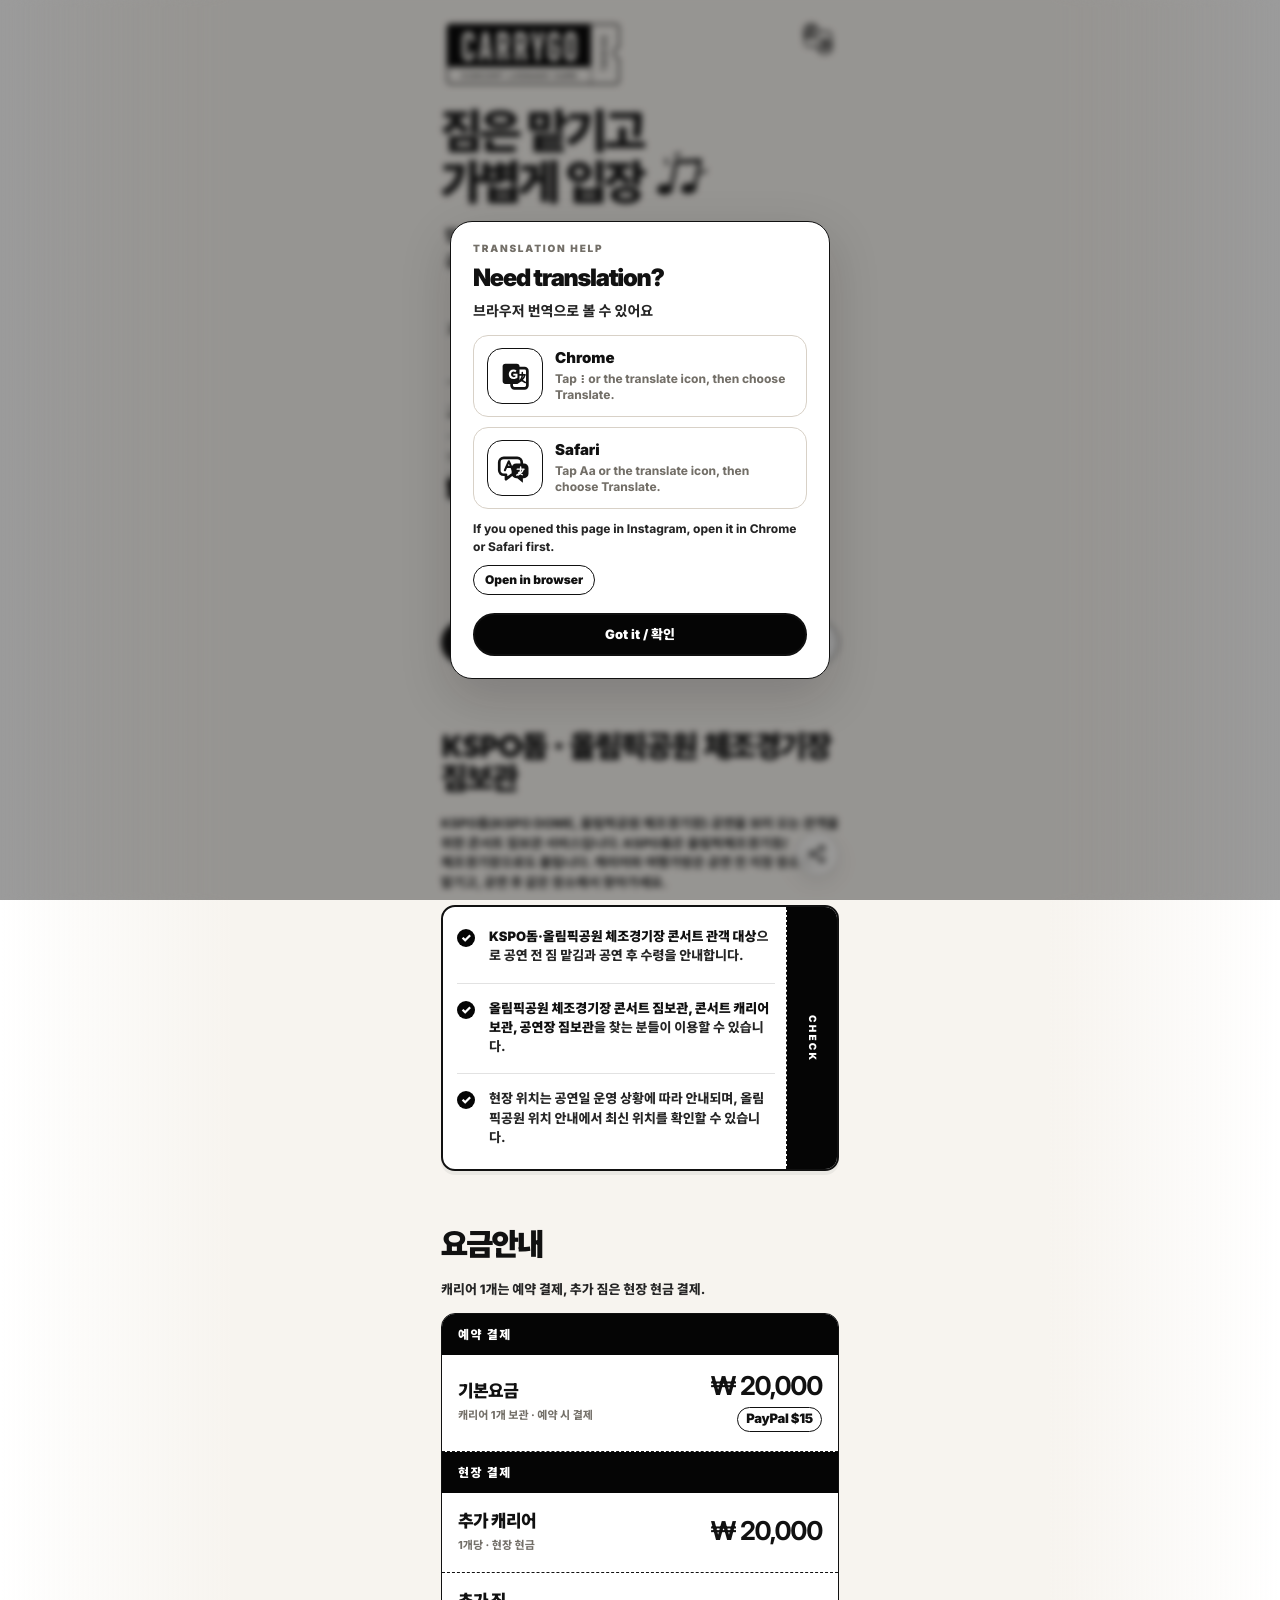
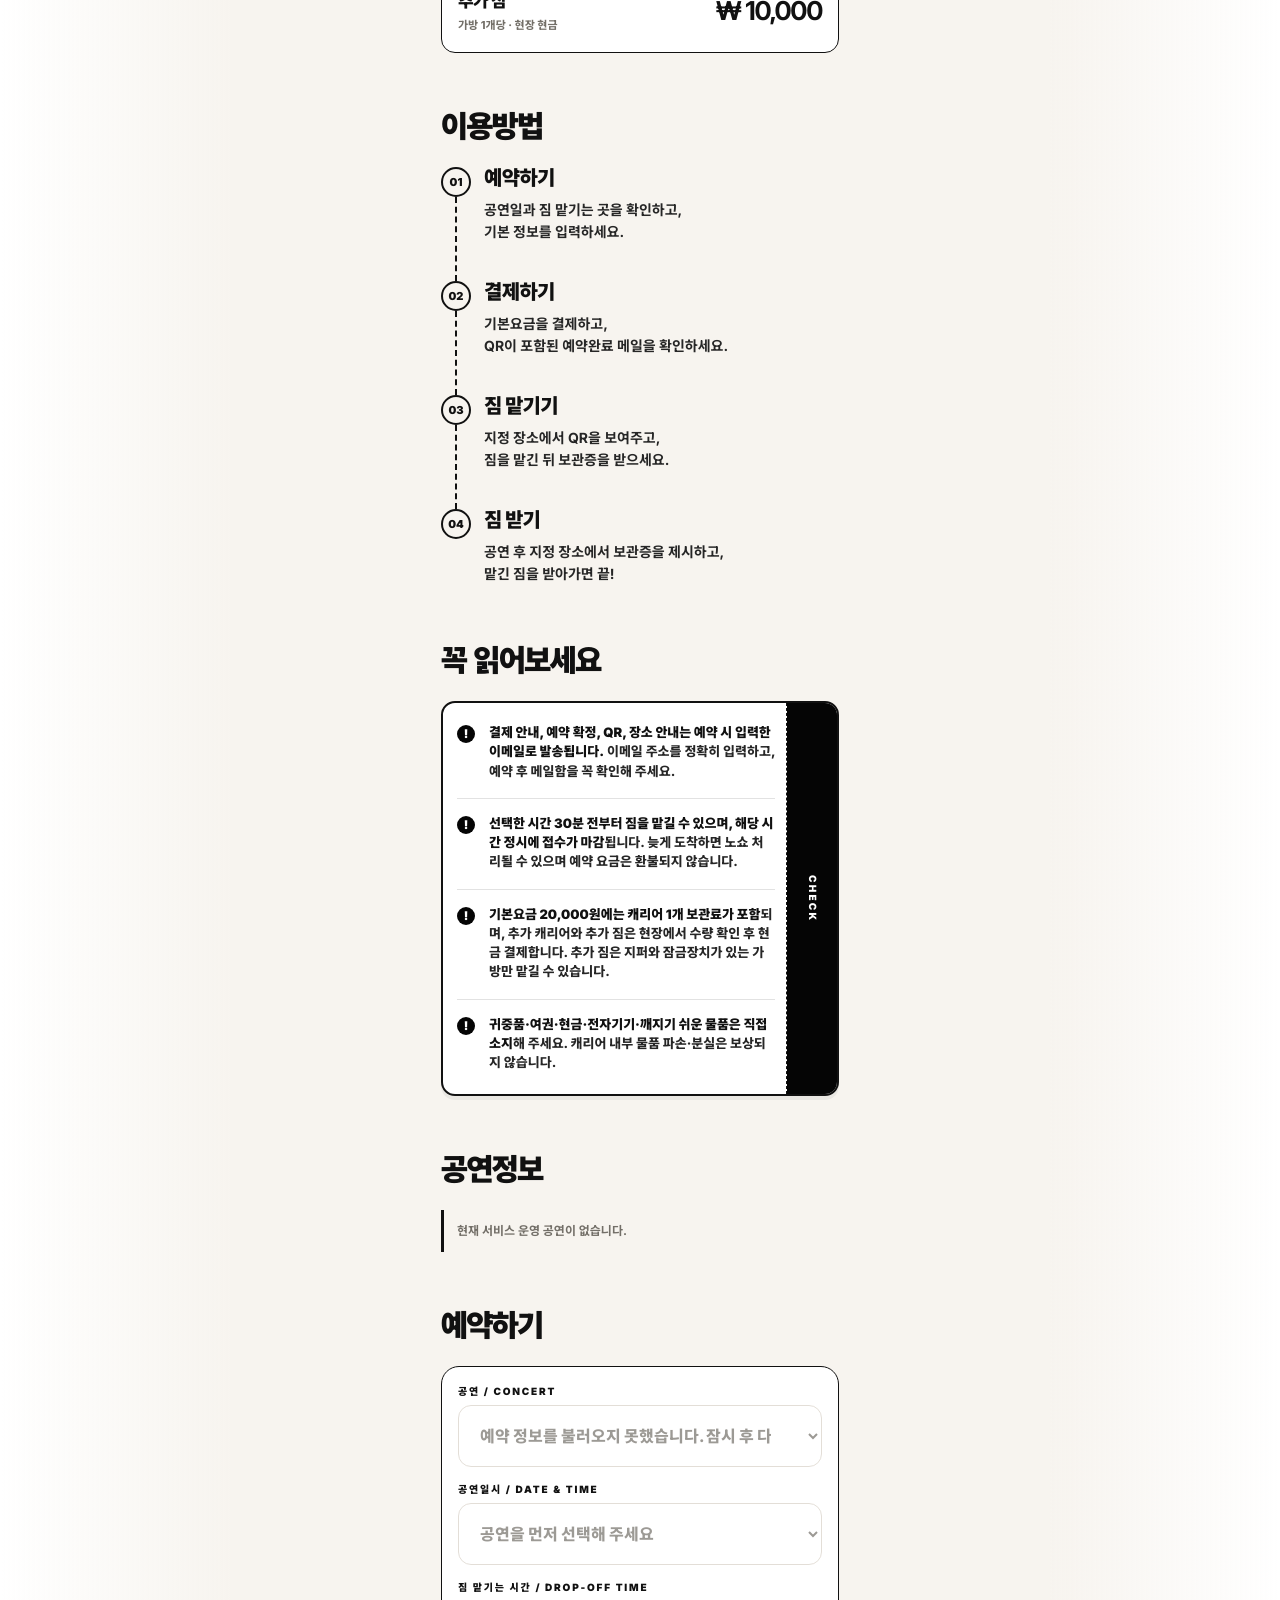
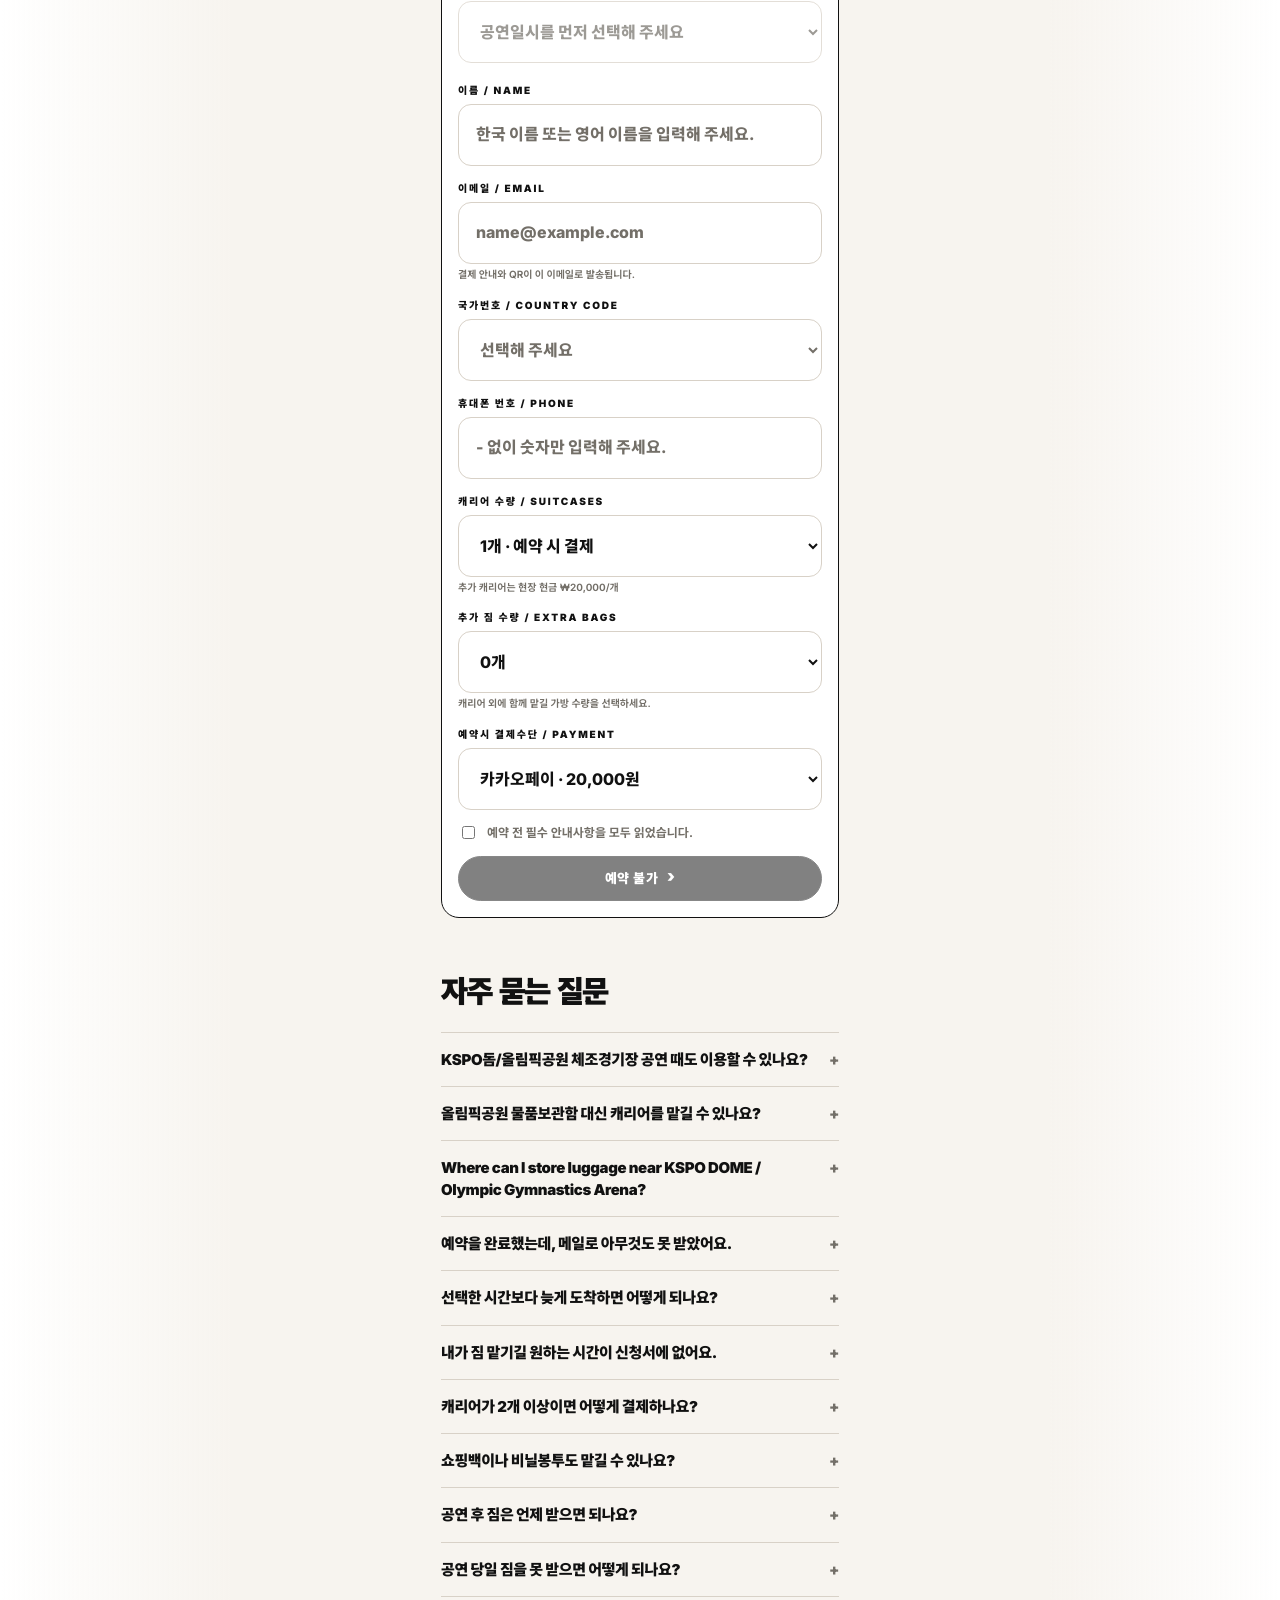
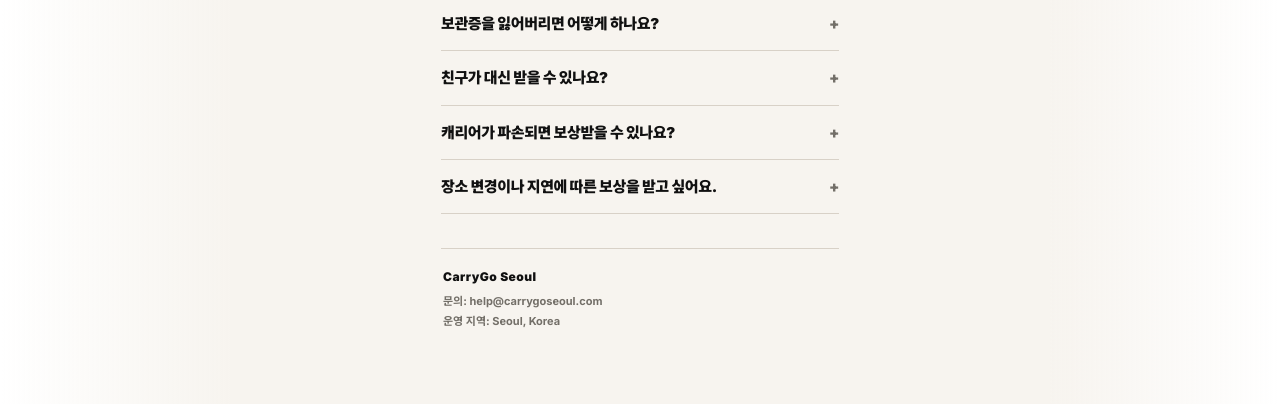
<file: index.html>
<!DOCTYPE html>
<html lang="ko">
<head>
<!-- Google tag (gtag.js) -->
<script async src="https://www.googletagmanager.com/gtag/js?id=G-291RRRV8HE"></script>
<script>
  window.dataLayer = window.dataLayer || [];
  function gtag(){dataLayer.push(arguments);}
  gtag('js', new Date());

  gtag('config', 'G-291RRRV8HE');
</script>
<!-- Microsoft Clarity -->
<script type="text/javascript">
  (function(c,l,a,r,i,t,y){
    c[a]=c[a]||function(){(c[a].q=c[a].q||[]).push(arguments)};
    t=l.createElement(r);t.async=1;t.src="https://www.clarity.ms/tag/"+i;
    y=l.getElementsByTagName(r)[0];y.parentNode.insertBefore(t,y);
  })(window, document, "clarity", "script", "wrurhg19dc");
</script>
<meta charset="utf-8">
<meta name="viewport" content="width=device-width, initial-scale=1">
<title>캐리고서울 CarryGo Seoul | KSPO돔 · 올림픽공원 체조경기장 콘서트 짐보관</title>
<meta name="description" content="CARRYGO Seoul. KSPO돔·올림픽공원 체조경기장 콘서트 관객을 위한 공연장 앞 짐보관·캐리어 보관 서비스. 짐은 맡기고 공연에만 집중하세요.">
<meta name="keywords" content="캐리고서울, CarryGo Seoul, 캐리고, KSPO 짐보관, KSPO돔 짐보관, KSPO DOME 짐보관, KSPO 콘서트 짐보관, 올림픽공원 체조경기장 짐보관, 올림픽공원 체조경기장 콘서트 짐보관, 체조경기장 짐보관, 체조경기장 콘서트 짐보관, 올림픽체조경기장 짐보관, 올림픽체조경기장 콘서트 짐보관, 올림픽공원 짐보관, 올림픽공원 콘서트 짐보관, 올림픽공원 캐리어 보관, 공연 짐보관, 콘서트 짐보관, 공연장 짐보관, 콘서트 캐리어 보관, 서울 짐보관, Seoul concert luggage storage, KSPO luggage storage, Olympic Park luggage storage">
<meta name="robots" content="index,follow,max-image-preview:large">
<meta name="naver-site-verification" content="9fda0472a20d64fa7b8d37042b43562c49956200" />
<link rel="canonical" href="https://www.carrygoseoul.com/">
<meta property="og:type" content="website">
<meta property="og:site_name" content="CarryGo Seoul">
<meta property="og:title" content="CarryGo Seoul | KSPO돔 · 올림픽공원 체조경기장 콘서트 짐보관">
<meta property="og:description" content="KSPO돔·올림픽공원 체조경기장 콘서트 관객을 위한 공연장 앞 짐보관·캐리어 보관 서비스. 짐은 맡기고 공연에만 집중하세요.">
<meta property="og:url" content="https://www.carrygoseoul.com/">
<meta property="og:image" content="https://www.carrygoseoul.com/assets/logo/carrygo_logo_final.png">
<meta name="twitter:card" content="summary_large_image">
<script type="application/ld+json">
{
  "@context": "https://schema.org",
  "@type": "LocalBusiness",
  "name": "캐리고서울 CarryGo Seoul",
  "alternateName": ["CarryGo Seoul", "캐리고", "캐리고서울"],
  "url": "https://www.carrygoseoul.com/",
  "description": "KSPO돔·올림픽공원 체조경기장 콘서트 관객을 위한 공연장 앞 짐보관·캐리어 보관 서비스",
  "areaServed": ["Seoul", "Olympic Park", "KSPO DOME", "올림픽공원 체조경기장"],
  "serviceType": ["KSPO 짐보관", "KSPO돔 짐보관", "KSPO DOME 짐보관", "올림픽공원 체조경기장 짐보관", "체조경기장 콘서트 짐보관", "올림픽체조경기장 짐보관", "올림픽공원 짐보관", "공연 짐보관", "콘서트 짐보관", "캐리어 보관", "Seoul concert luggage storage"]
}
</script>
<link rel="icon" href="assets/icons/favicon.svg" type="image/svg+xml">
<link rel="preload" href="assets/fonts/WantedSansVariable.woff2" as="font" type="font/woff2" crossorigin>
<link rel="preconnect" href="https://fonts.googleapis.com">
<link rel="preconnect" href="https://fonts.gstatic.com" crossorigin>
<link href="https://fonts.googleapis.com/css2?family=Inter:wght@600;700;800;900&family=Noto+Sans+KR:wght@400;600;700;800;900&display=swap" rel="stylesheet">
<link rel="stylesheet" href="css/tokens.css">
<script>
(function(){
  if('scrollRestoration' in history) history.scrollRestoration='manual';
  if(location.hash) history.replaceState(null,'',location.pathname+location.search);
  window.__carrygoTopNow=function(){window.scrollTo(0,0)};
})();
</script>
<style>
@font-face{font-family:'Wanted Sans Variable';src:url('assets/fonts/WantedSansVariable.woff2') format('woff2-variations');font-weight:400 1000;font-style:normal;font-display:block}
*{box-sizing:border-box}html{width:100%;max-width:100%;scroll-behavior:smooth;overflow-x:hidden;overscroll-behavior-x:none}body{width:100%;max-width:100%;margin:0;background:var(--cg-warm-paper);color:var(--cg-ink);font-family:var(--font-sans);-webkit-font-smoothing:antialiased;text-rendering:geometricPrecision;overflow-x:hidden;overscroll-behavior-x:none;touch-action:pan-y}a{text-decoration:none;color:inherit}button,input,select,textarea{font:inherit}.page{position:relative;max-width:430px;margin:0 auto;background:var(--cg-warm-paper);min-height:100vh;padding:16px;overflow-x:hidden}.topbar{position:relative;display:flex;align-items:center;justify-content:space-between;gap:10px;margin-bottom:14px}.logo-lockup{width:174px;height:auto;display:block;mix-blend-mode:multiply;flex:0 0 auto}.top-actions{position:absolute;right:0;top:0;display:flex;align-items:flex-start;gap:8px}.top-cta{display:none}.lang-tabs{display:flex;align-items:center;gap:2px;border:1px solid var(--cg-line);border-radius:999px;background:rgba(255,255,255,.55);padding:3px;flex:0 0 auto;white-space:nowrap}.lang-tabs button{border:0;background:transparent;border-radius:999px;min-width:30px;height:32px;padding:0 6px;font-size:10px;line-height:1;font-weight:900;letter-spacing:.02em;color:var(--cg-muted);white-space:nowrap;display:inline-flex;align-items:center;justify-content:center}.lang-tabs button.active{min-width:42px;background:var(--cg-black);color:#fff}.translate-trigger{width:42px;height:42px;border:0;background:transparent;color:var(--cg-ink);padding:1px;display:inline-flex;align-items:center;justify-content:center;cursor:pointer;flex:0 0 auto}.translate-trigger svg{display:block;width:36px;height:36px;overflow:visible}.translate-trigger svg *{vector-effect:non-scaling-stroke}.translate-trigger:focus-visible{outline:2px solid var(--cg-ink);outline-offset:3px;border-radius:10px}.hero{position:relative;padding:2px 0 8px;overflow:hidden}.hero-display{margin:12px 0 20px}.hero-line{display:block;font-size:43px;line-height:.94;font-weight:850;letter-spacing:-.025em;text-transform:uppercase;color:#A29C94}.hero-line .luggage-word{color:#8C867E}.hero-line.pickup{white-space:nowrap;font-size:39px;letter-spacing:-.015em;text-transform:uppercase;font-weight:900;color:#050505;margin-top:7px}.hero-line.soft{color:#69645E;font-size:36px;line-height:1;letter-spacing:-.035em;margin:10px 0 9px;font-weight:925}.hero-korean{font-size:16px;line-height:1.55;font-weight:700;letter-spacing:-.035em;color:var(--cg-charcoal);margin:0 0 16px;word-break:keep-all}.hero-korean strong{font-weight:800;color:var(--cg-ink)}.hero-label{display:inline-flex;align-items:center;border:1.4px solid var(--cg-ink);border-radius:999px;padding:7px 11px;background:rgba(255,255,255,.55);font-size:11px;line-height:1;font-weight:950;letter-spacing:-.02em;color:var(--cg-ink);margin:5px 0 11px}.hero-title-kr{position:relative;z-index:2;margin:0;font-family:'Wanted Sans Variable',var(--font-sans);font-size:45px;line-height:1.07;letter-spacing:-.058em;font-weight:900;color:var(--cg-ink);word-break:keep-all;text-align:left;padding-left:0}.hero-note{display:inline-block;width:.98em;height:1.02em;margin-left:9px;vertical-align:top;transform:translateY(-.18em) rotate(13deg);transform-origin:left bottom;color:var(--cg-ink)}.hero-note svg{display:block;width:100%;height:100%;overflow:visible}.hero-note path{fill:none;stroke:currentColor;stroke-width:4.4;stroke-linecap:round;stroke-linejoin:round}.hero-note .note-beam{stroke-width:5.4}.hero-note .note-head{fill:currentColor;stroke:currentColor;stroke-width:1}.hero-note .note-pop{stroke-width:3.4;opacity:.9}.hero-copy{position:relative;z-index:2;margin:14px 0 0;font-size:15.8px;line-height:1.68;font-weight:800;letter-spacing:-.018em;color:var(--cg-charcoal);word-break:keep-all;text-align:left;padding-left:4px}.hero-visual{position:relative;z-index:1;margin:-36px -18px 2px;padding:0}.hero-visual img{display:block;width:98%;height:auto;margin:0 auto;filter:contrast(1.12);mix-blend-mode:multiply}.hero-service-caption{position:relative;z-index:2;margin:6px 0 8px;text-align:center;font-size:12.5px;line-height:1.35;font-weight:800;letter-spacing:-.025em;color:var(--cg-muted);word-break:keep-all}.kicker{font-size:10px;line-height:1;letter-spacing:var(--letter-wide);font-weight:900;text-transform:uppercase;color:var(--cg-muted)}h1{margin:12px 0 14px;font-size:48px;line-height:.92;letter-spacing:-.055em;font-weight:900}p{margin:0;color:var(--cg-charcoal);font-size:15px;line-height:1.55;word-break:keep-all}.cta-row{position:relative;z-index:3;display:flex;gap:10px;margin-top:0}.btn{border:1.7px solid var(--cg-ink);border-radius:999px;padding:15px 16px;font-size:13px;line-height:1;font-weight:900;letter-spacing:.04em;text-transform:uppercase;text-align:center;display:inline-flex;align-items:center;justify-content:center;cursor:pointer}.btn.primary{position:relative;overflow:hidden;background:var(--cg-black);color:#fff;flex:1;box-shadow:none;transition:transform .15s ease}.btn.primary:active{box-shadow:none}.btn.cta-motion:not(:disabled):before{content:"";position:absolute;inset:0;background:linear-gradient(105deg,transparent 0%,transparent 38%,rgba(255,255,255,.16) 50%,transparent 62%,transparent 100%);transform:translateX(-120%);animation:ctaSheen 3.8s ease-in-out infinite;pointer-events:none}.btn.cta-motion:after{content:"›";display:inline-block;margin-left:8px;font-size:17px;line-height:.7;font-weight:950;transform:translateY(-1px)}.btn.cta-motion span,.btn.cta-motion{isolation:isolate}.btn.secondary{background:#fff;color:var(--cg-ink)}@keyframes ctaSheen{0%,45%{transform:translateX(-120%);opacity:0}55%{opacity:1}72%,100%{transform:translateX(120%);opacity:0}}@media(prefers-reduced-motion:reduce){.btn.cta-motion:not(:disabled):before{animation:none;display:none}}.btn.full{width:100%}.btn:disabled{opacity:.5;cursor:not-allowed}.section{margin-top:36px}.ticket-card{position:relative;border:1.8px solid var(--cg-ink);border-radius:14px;background:#fff;overflow:hidden}.ticket-card.paper{background:var(--cg-paper)}.ticket-head{background:var(--cg-black);color:white;display:flex;align-items:flex-start;justify-content:space-between;gap:12px;min-height:60px;padding:14px 16px}.ticket-head>div:first-child{min-width:0;flex:1}.ticket-title{font-weight:900;letter-spacing:.01em;font-size:23px;line-height:1.04;word-break:keep-all;overflow-wrap:break-word}.ticket-sub{font-size:10px;letter-spacing:var(--letter-wide);text-transform:uppercase;font-weight:900;color:inherit}.ticket-body{padding:16px}.ticket-body.tight{padding:12px 14px}.ticket-row{display:grid;grid-template-columns:1fr auto;gap:12px;align-items:center;padding:13px 0;border-bottom:1px solid var(--cg-line)}.ticket-row:last-child{border-bottom:0}.row-label{font-size:10px;letter-spacing:var(--letter-wide);text-transform:uppercase;font-weight:900;color:var(--cg-muted)}.row-value{margin-top:5px;font-size:15px;line-height:1.25;font-weight:800}.row-meta{font-size:12px;line-height:1.25;color:var(--cg-muted);text-align:right;font-weight:700}.status-pill{display:inline-flex;align-items:center;gap:7px;border:1.2px solid rgba(255,255,255,.65);border-radius:999px;padding:7px 10px;font-size:10px;letter-spacing:.12em;font-weight:900;text-transform:uppercase;white-space:nowrap;color:#fff;flex-shrink:0}.status-dot{width:7px;height:7px;background:#29d66f;border-radius:50%;box-shadow:0 0 0 2px rgba(41,214,111,.18)}.status-pill.closed .status-dot{background:#8b8b8b;box-shadow:0 0 0 2px rgba(139,139,139,.18)}.hidden{display:none!important}.step-grid{display:grid;grid-template-columns:1fr;gap:0;margin-left:15px;padding-left:28px}.timeline-step{position:relative;padding:0 0 36px}.timeline-step:before{content:"";position:absolute;left:-29px;top:30px;bottom:0;border-left:2px dashed var(--cg-ink)}.timeline-step:last-child{padding-bottom:0}.timeline-step:last-child:before{display:none}.timeline-no{position:absolute;left:-43px;top:0;width:30px;height:30px;border:2px solid var(--cg-ink);border-radius:999px;background:var(--cg-warm-paper);display:grid;place-items:center;font-size:11px;font-weight:950}.timeline-step strong{display:block;font-size:20px;line-height:1.18;font-weight:950;letter-spacing:-.035em}.timeline-step small{display:block;margin-top:9px;font-size:14px;line-height:1.62;color:var(--cg-charcoal);font-weight:700;word-break:keep-all}.desktop-grid>.section:first-of-type{margin-top:20px}.concert-list{display:grid;gap:20px}.concert-card-wrap{display:grid;gap:8px}.concert-guide-copy{padding:2px 4px 0;text-align:left}.concert-guide-link{display:inline-block;font-size:13px;line-height:1.35;font-weight:900;color:var(--cg-ink);text-decoration:underline;text-underline-offset:3px}.concert-guide-note{margin-top:5px;font-size:11px;line-height:1.5;font-weight:750;color:var(--cg-muted);word-break:keep-all}.loading-card{border:1.6px dashed var(--cg-line);border-radius:14px;padding:18px;background:rgba(255,255,255,.55);font-size:13px;font-weight:850;color:var(--cg-muted);line-height:1.5}.how-card{border:1.5px solid var(--cg-ink);border-radius:14px;background:#fff;padding:14px;display:grid;grid-template-columns:34px 1fr;gap:12px;align-items:start}.how-card .num{width:28px;height:28px;border-radius:999px;background:var(--cg-black);color:#fff;display:grid;place-items:center;font-size:12px;font-weight:900}.how-card strong{display:block;font-size:16px;line-height:1.2;font-weight:900}.how-card small{display:block;margin-top:5px;font-size:12px;line-height:1.45;color:var(--cg-muted);font-weight:700}.step{border:1.4px solid var(--cg-ink);border-radius:12px;padding:12px 10px;min-height:104px;display:flex;flex-direction:column;justify-content:space-between;background:#fff}.step .num{width:24px;height:24px;border-radius:999px;background:var(--cg-black);color:white;display:grid;place-items:center;font-size:11px;font-weight:900}.step strong{display:block;font-size:13px;line-height:1.15;letter-spacing:-.02em}.step small{display:block;margin-top:5px;font-size:10px;line-height:1.3;color:var(--cg-muted);font-weight:700}.ticket-mini{border:1.8px solid var(--cg-ink);border-radius:12px;display:grid;grid-template-columns:1fr 76px;overflow:hidden;min-height:92px;background:#fff}.ticket-mini.paper{background:var(--cg-warm-paper)}.ticket-mini .main{padding:14px}.ticket-mini .stub{border-left:1.5px dashed var(--cg-ink);display:grid;place-items:center;position:relative}.ticket-mini .stub:after{content:"";position:absolute;right:-11px;top:50%;width:20px;height:20px;border:1.8px solid var(--cg-ink);background:var(--cg-warm-paper);border-radius:999px;transform:translateY(-50%)}.stub-code{writing-mode:vertical-rl;text-orientation:mixed;letter-spacing:.18em;font-size:11px;font-weight:900}.tag-label{font-size:11px;letter-spacing:var(--letter-wide);text-transform:uppercase;font-weight:950;color:var(--cg-muted)}.claim-number{font-size:37px;line-height:.94;font-weight:900;letter-spacing:-.035em;margin:10px 0 4px}.claim-number.compact{font-size:30px}.divider-dash{border-top:1.6px dashed var(--cg-ink);margin:12px 0}.section-title{display:flex;align-items:flex-end;justify-content:space-between;gap:20px;margin:58px 0 24px}.section-title h2{margin:0;font-family:'Wanted Sans Variable',var(--font-sans);font-size:31px;line-height:1.04;letter-spacing:-.045em;word-spacing:.04em;font-weight:950;color:var(--cg-ink)}.section-title h2.kr-title{font-family:'Wanted Sans Variable',var(--font-sans);font-size:31px;line-height:1.04;letter-spacing:-.045em;font-weight:950}.section-title span{font-size:11px;line-height:1.25;letter-spacing:.08em;color:var(--cg-muted);text-transform:uppercase;font-weight:950;opacity:.7;text-align:right;white-space:nowrap}.price-note{margin:-4px 0 12px;font-size:13px;line-height:1.5;font-weight:800;color:var(--cg-charcoal);word-break:keep-all}.receipt{border:1.8px solid var(--cg-ink);border-radius:14px;background:#fff;overflow:hidden}.receipt-group{background:var(--cg-black);color:#fff;padding:12px 16px;font-size:12px;font-weight:950;letter-spacing:.12em;text-transform:uppercase}.receipt-hint{display:block;margin-top:3px;font-size:10px;line-height:1.35;letter-spacing:0;text-transform:none;font-weight:800;opacity:.78}.receipt-line{display:grid;grid-template-columns:1fr auto;gap:12px;align-items:center;padding:19px 16px;border-bottom:1px dashed var(--cg-ink)}.receipt-line:last-child{border-bottom:0}.receipt-line strong{font-size:26px;line-height:1;letter-spacing:-.05em;text-align:right}.receipt-line small{display:inline-block;margin-top:7px;border:1.2px solid var(--cg-ink);border-radius:999px;padding:5px 8px;font-size:13px;color:var(--cg-ink);font-weight:950;letter-spacing:-.02em}.note{border-left:3px solid var(--cg-ink);padding:12px 0 12px 13px;color:var(--cg-muted);font-size:12px;line-height:1.45;font-weight:700}.faq-list{display:block;border-top:1px solid var(--cg-line)}.faq-item{border-bottom:1px solid var(--cg-line);padding:0;background:transparent}.faq-item strong{display:block;font-size:15px;line-height:1.42;font-weight:900;letter-spacing:-.025em;color:var(--cg-ink)}.faq-item p{margin:0;padding:0 0 16px;font-size:13px;line-height:1.58;font-weight:700;color:var(--cg-charcoal)}.faq-item summary{cursor:pointer;list-style:none;padding:16px 0}.faq-item summary::-webkit-details-marker{display:none}.faq-item summary strong{display:block;padding-right:24px;position:relative}.faq-item summary strong:after{content:"+";position:absolute;right:0;top:0;font-weight:950;color:var(--cg-muted)}.faq-item[open] summary strong:after{content:"–"}.checklist{position:relative;border:2px solid var(--cg-ink);border-radius:14px;background:#fff;padding:5px 62px 5px 14px;overflow:hidden;box-shadow:0 4px 0 rgba(17,17,17,.05)}.checklist:before{content:"";position:absolute;top:0;bottom:0;right:50px;border-left:1.8px dashed var(--cg-ink);z-index:2}.checklist:after{content:"CHECK";position:absolute;right:0;top:0;bottom:0;width:50px;display:grid;place-items:center;writing-mode:vertical-rl;text-orientation:mixed;font-size:10px;font-weight:950;letter-spacing:.22em;color:#fff;background:var(--cg-black)}.check-item{display:grid;grid-template-columns:22px 1fr;gap:10px;align-items:start;padding:16px 0;border-bottom:1px solid rgba(17,17,17,.12);font-size:13px;line-height:1.48;font-weight:800;color:var(--cg-charcoal)}.check-item:last-child{border-bottom:0}.check-mark{width:18px;height:18px;border-radius:999px;background:var(--cg-black);color:#fff;display:grid;place-items:center;font-size:12px;font-weight:950;margin-top:1px}.check-item b{color:var(--cg-ink);font-weight:950}.email-suggest{display:none;margin-top:7px;font-size:12px;line-height:1.35;color:var(--cg-ink);font-weight:800}.email-suggest button{border:1.2px solid var(--cg-ink);border-radius:999px;background:#fff;padding:5px 8px;margin-left:4px;font-size:12px;font-weight:950}.confirm-layer{position:fixed;inset:0;z-index:9999;display:grid;place-items:center;padding:18px;background:rgba(17,17,17,.42);backdrop-filter:blur(3px)}.confirm-layer[hidden]{display:none}.confirm-card{width:min(100%,380px);max-width:calc(100vw - 28px);max-height:calc(100vh - 36px);overflow:auto;border:1.6px solid var(--cg-ink);border-radius:22px;background:var(--cg-paper);box-shadow:0 18px 50px rgba(17,17,17,.18);padding:22px}.confirm-kicker{font-size:10px;line-height:1;letter-spacing:var(--letter-wide);font-weight:950;text-transform:uppercase;color:var(--cg-muted);margin-bottom:10px}.confirm-title{margin:0;font-size:24px;line-height:1.14;letter-spacing:-.05em;font-weight:950;color:var(--cg-ink);word-break:normal;overflow-wrap:anywhere;white-space:pre-line}.confirm-copy{margin-top:10px;font-size:14px;line-height:1.55;font-weight:750;color:var(--cg-charcoal);word-break:keep-all;overflow-wrap:anywhere;max-width:100%}.translate-guide{display:grid;gap:10px;margin-top:12px}.translate-guide-row{display:grid;grid-template-columns:56px minmax(0,1fr);gap:12px;align-items:center;border:1.2px solid var(--cg-line);border-radius:15px;background:#fff;padding:12px 13px}.translate-guide-icon{width:56px;height:56px;border:1.4px solid var(--cg-ink);border-radius:15px;display:grid;place-items:center;color:var(--cg-ink);background:var(--cg-paper);font-size:20px;line-height:1;font-weight:950;letter-spacing:-.04em}.translate-guide-icon svg{width:36px;height:36px;display:block}.translate-guide-copy strong{display:block;font-size:15px;line-height:1.2;font-weight:950;color:var(--cg-ink)}.translate-guide-copy span{display:block;margin-top:4px;font-size:12px;line-height:1.38;font-weight:750;color:var(--cg-muted);word-break:normal;overflow-wrap:anywhere}.translate-guide-note{margin-top:11px;font-size:12px;line-height:1.45;font-weight:750;color:var(--cg-charcoal);word-break:normal;overflow-wrap:anywhere}.translate-open-link{display:inline-flex;margin-top:10px;border:1.2px solid var(--cg-ink);border-radius:999px;padding:8px 11px;background:#fff;color:var(--cg-ink);font-size:12px;line-height:1;font-weight:950;text-decoration:none}.confirm-value{margin-top:16px;border:1.3px solid var(--cg-line);border-radius:14px;background:#fff;padding:14px 15px;font-size:18px;line-height:1.25;font-weight:900;color:var(--cg-ink);overflow-wrap:anywhere}.confirm-value.copyable{display:flex;align-items:center;justify-content:space-between;gap:10px;padding:11px 12px 11px 15px}.confirm-value-text{min-width:0;overflow-wrap:anywhere}.confirm-copy-btn{border:1.3px solid var(--cg-ink);border-radius:999px;background:var(--cg-black);color:#fff;padding:9px 11px;font-size:12px;line-height:1;font-weight:950;white-space:nowrap;flex:0 0 auto}.confirm-actions{display:grid;grid-template-columns:1fr 1fr;gap:8px;margin-top:18px}.confirm-actions button{border:1.5px solid var(--cg-ink);border-radius:999px;padding:14px 10px;font-size:13px;line-height:1;font-weight:950}.confirm-cancel{background:#fff;color:var(--cg-ink)}.confirm-ok{background:var(--cg-black);color:#fff}.form-card{border:1.6px solid var(--cg-ink);border-radius:18px;padding:16px;display:flex;flex-direction:column;gap:14px;background:#fff}.field label{display:block;font-size:10px;font-weight:950;letter-spacing:var(--letter-wide);text-transform:uppercase;color:var(--cg-ink);margin-bottom:7px}.field input,.field select,.field textarea{width:100%;min-height:62px;border:1.3px solid var(--cg-line);border-radius:13px;padding:16px 17px;background:#fff;color:var(--cg-ink);font-size:16px;line-height:1.2;font-weight:800}.field input::placeholder,.field textarea::placeholder{color:var(--cg-muted);opacity:1}.field select:required:invalid,.field select:disabled{color:var(--cg-muted);-webkit-text-fill-color:var(--cg-muted)}.field select option{color:var(--cg-ink);-webkit-text-fill-color:var(--cg-ink)}.field select{appearance:auto;-webkit-appearance:menulist;padding-right:34px}.field textarea{resize:vertical;min-height:96px}.phone-row{display:grid;grid-template-columns:96px 1fr;gap:10px;align-items:start}.help{margin-top:5px;font-size:10px;line-height:1.35;color:var(--cg-muted);font-weight:650}.strong-help{color:var(--cg-charcoal);font-weight:800}.two{display:grid;grid-template-columns:1fr 1fr;gap:10px}.agree{display:flex;gap:9px;align-items:flex-start;font-size:12px;line-height:1.45;color:var(--cg-muted);font-weight:700}.agree input{margin-top:2px}.result{display:none;border:1.6px solid var(--cg-ink);border-radius:14px;background:var(--cg-warm-paper);padding:14px}.result.loading{border-style:dashed;background:rgba(255,255,255,.62);padding:13px 14px}.loading-inline{display:flex;align-items:center;gap:12px}.loading-icon{width:34px;height:34px;border:1.6px solid var(--cg-ink);border-radius:999px;background:#fff;display:grid;place-items:center;flex:0 0 auto;position:relative}.loading-icon:before{content:"";width:15px;height:15px;border:2px solid var(--cg-line);border-top-color:var(--cg-ink);border-radius:50%;animation:carrygoSpin .8s linear infinite}.loading-copy strong{display:block;font-size:15px;line-height:1.25;font-weight:950;letter-spacing:-.025em;color:var(--cg-ink)}.loading-copy span{display:block;margin-top:3px;font-size:12px;line-height:1.4;font-weight:750;color:var(--cg-muted)}@keyframes carrygoSpin{to{transform:rotate(360deg)}}.result h3{margin:0 0 8px;font-size:18px}.result code{background:#fff;border:1px solid var(--cg-line);border-radius:7px;padding:3px 6px;font-weight:900}.error{color:var(--cg-muted-red)!important}.provider-info{margin-top:34px;border-top:1.4px solid var(--cg-line);padding:18px 2px 6px;color:var(--cg-muted);font-size:11px;line-height:1.65;font-weight:700}.provider-info strong{display:block;color:var(--cg-ink);font-size:12px;font-weight:950;letter-spacing:.04em;margin-bottom:5px}.provider-info a{text-decoration:underline;text-underline-offset:2px}.provider-grid{display:grid;gap:2px}.bottom-space{height:20px}@media(max-width:400px){.page{padding-left:14px;padding-right:14px}.hero-title-kr{font-family:'Wanted Sans Variable',var(--font-sans);font-size:43px;line-height:1.08;letter-spacing:-.054em;font-weight:900}.hero-note{width:.96em;height:1em;margin-left:8px;transform:translateY(-.17em) rotate(13deg)}.hero-copy{font-size:14.9px;line-height:1.64;letter-spacing:-.014em;margin-top:14px;padding-left:3px}.hero-visual{margin:-34px -14px 2px}.hero-service-caption{font-size:12px;margin-top:6px;margin-bottom:8px;letter-spacing:-.02em}.topbar{gap:8px;margin-bottom:12px}.logo-lockup{width:154px}.lang-tabs{gap:1px;padding:3px}.lang-tabs button{min-width:28px;height:31px;padding:0 5px;font-size:9.5px}.lang-tabs button.active{min-width:40px}.cta-row{gap:8px}.cta-row .btn{min-width:0;flex:1 1 0;padding:14px 8px;font-size:12px;letter-spacing:-.015em}.receipt-line{grid-template-columns:minmax(0,1fr) auto;gap:8px;padding:17px 13px}.receipt-line strong{font-size:22px;white-space:nowrap}.receipt-line small{font-size:11px;padding:5px 7px}.ticket-body{padding:14px}.section-title{gap:12px}.section-title h2,.section-title h2.kr-title{font-size:29px;line-height:1.06}.section-title span{font-size:10px;letter-spacing:.04em}}@media(min-width:760px){body{background:linear-gradient(90deg,rgba(255,255,255,.28),var(--cg-warm-paper) 18%,var(--cg-warm-paper) 82%,rgba(255,255,255,.28))}.page{max-width:430px;margin:0 auto;padding:18px 16px 48px}.desktop-grid{display:block}.concert-list{grid-template-columns:1fr}.hero-line{font-size:43px}.hero-line.pickup{font-size:39px}.hero-line.soft{font-size:36px}.hero h1,h1{font-size:48px}.logo-lockup{width:184px}.section.desktop-span{grid-column:auto}.desktop-columns{display:block}.price-grid{grid-template-columns:1fr}.form-card{display:flex;flex-direction:column}.form-card .full,.form-card .result,.form-card .agree,.form-card .submit-wrap{grid-column:auto}}
.price-item-title{font-size:17px;line-height:1.25;font-weight:950;letter-spacing:-.035em;color:var(--cg-ink)}.price-item-meta{margin-top:5px;font-size:11px;line-height:1.35;font-weight:750;color:var(--cg-muted)}
.share-fab{position:fixed;right:max(15px,calc((100vw - 430px)/2 + 15px));bottom:18px;z-index:9000;border:1.2px solid rgba(17,17,17,.22);border-radius:999px;background:rgba(255,255,255,.58);color:rgba(17,17,17,.82);width:44px;height:44px;padding:0;display:inline-flex;align-items:center;justify-content:center;box-shadow:0 8px 22px rgba(17,17,17,.08);backdrop-filter:blur(10px);-webkit-backdrop-filter:blur(10px);cursor:pointer;-webkit-tap-highlight-color:transparent;transition:opacity .16s ease,transform .16s ease,background .16s ease}.share-fab svg{width:20px;height:20px;display:block;fill:none;stroke:currentColor;stroke-width:2.15;stroke-linecap:round;stroke-linejoin:round}.share-fab span{position:absolute;width:1px;height:1px;margin:-1px;padding:0;overflow:hidden;clip:rect(0 0 0 0);white-space:nowrap;border:0}.share-fab:active{transform:translateY(1px);background:rgba(255,255,255,.76)}.share-fab.is-hidden{opacity:0;pointer-events:none}.share-toast{position:fixed;left:50%;bottom:76px;z-index:9001;width:min(360px,calc(100vw - 32px));transform:translate(-50%,8px);border:1.4px solid var(--cg-ink);border-radius:999px;background:#fff;color:var(--cg-ink);padding:12px 15px;font-size:12px;line-height:1.35;font-weight:850;text-align:center;box-shadow:0 8px 22px rgba(17,17,17,.12);opacity:0;pointer-events:none;transition:opacity .16s ease,transform .16s ease}.share-toast.show{opacity:1;transform:translate(-50%,0)}@media(min-width:760px){.share-fab{right:max(22px,calc((100vw - 430px)/2 + 16px));bottom:24px}.share-toast{bottom:84px}}@media(max-width:400px){.share-fab{right:14px;bottom:16px;width:42px;height:42px}.share-toast{bottom:72px;font-size:11.5px}}
</style>
</head>
<body>
<main class="page">
  <header class="topbar">
    <img class="logo-lockup" src="assets/logo/carrygo_logo_final.png" alt="CARRYGO Seoul">
    <div class="top-actions">
      <button class="translate-trigger" id="translateHelpBtn" type="button" title="Translation help" aria-label="Translation help"><svg viewBox="0 0 96 96" aria-hidden="true" focusable="false"><g fill="none" stroke="currentColor" stroke-width="1.35" stroke-linecap="round" stroke-linejoin="round"><circle cx="30" cy="28" r="20"/><circle cx="66" cy="68" r="20"/><path d="M50 28h21c8 0 13 5 13 13v15"/><path d="M84 56v12l-9-9"/><path d="M46 68H25c-8 0-13-5-13-13V42"/><path d="M12 42V30l9 9"/></g><g fill="currentColor" stroke="none" font-family="Noto Sans KR, Noto Sans CJK KR, sans-serif" font-weight="800"><text x="30" y="39" text-anchor="middle" font-size="32">文</text><text x="66" y="80" text-anchor="middle" font-size="38">A</text></g></svg></button>
    </div>
  </header>

  <div class="desktop-grid">
    <section class="hero">
      <h1 class="hero-title-kr">짐은 맡기고<br>가볍게 입장<span class="hero-note" aria-hidden="true"><svg viewBox="0 0 58 62" focusable="false"><path class="note-beam" d="M19 11c9.8-2.1 18.8-4.5 28.8-8"/><path class="note-stem left" d="M19 11c.8 11.7 1.1 23.6.7 35.7"/><path class="note-stem right" d="M48 4c1.1 12.5 1 23.5.2 34.7"/><path class="note-head left" d="M18.4 42.7c-5.9-2.2-13 .7-14.7 5.4-1.6 4.4 2.6 8.1 8.7 7 6.3-1.1 10.9-5.5 10.1-9.2-.2-1.3-1.5-2.6-4.1-3.2Z"/><path class="note-head right" d="M47.4 34.8c-5.7-2-12.7.9-14.3 5.5-1.6 4.3 2.3 7.7 8.2 6.7 6.1-1 10.6-5.2 10-8.8-.2-1.5-1.3-2.7-3.9-3.4Z"/><path class="note-pop p1" d="M9 17c-2.2-1.7-3.1-3.7-3-5.9"/><path class="note-pop p2" d="M16 4c1.4-2.1 3-3.1 5.1-3.6"/><path class="note-pop p3" d="M53 18c2.3-1 4.1-2.6 5.2-4.8"/></svg></span></h1>
      <p class="hero-copy">맘 편히, 여유롭게!<br>공연을 즐기세요.</p>
      <figure class="hero-visual"><img src="assets/hero/carrygo-hero-service-scene-transparent.png" alt="공연장 앞에서 고객이 캐리어를 스태프에게 맡기는 장면" loading="eager" fetchpriority="high"></figure>
      <p class="hero-service-caption">CarryGo는 KSPO돔(올림픽공원 체조경기장) 콘서트 관객을 위한 짐 보관 서비스입니다.</p>
      <div class="cta-row"><a class="btn primary cta-motion" href="#reserve">짐보관 예약하기</a><a class="btn secondary" href="#how">이용 방법 보기</a></div>
    </section>

    <section class="section desktop-span" id="kspo-storage" aria-label="KSPO 올림픽공원 콘서트 짐보관 안내">
      <div class="section-title"><h2 class="kr-title">KSPO돔 · 올림픽공원 체조경기장 짐보관</h2></div>
      <p class="price-note">KSPO돔(KSPO DOME, 올림픽공원 체조경기장) 공연을 보러 오는 관객을 위한 콘서트 짐보관 서비스입니다. KSPO돔은 올림픽체조경기장/체조경기장으로도 불립니다. 캐리어와 여행가방은 공연 전 지정 장소에 맡기고, 공연 후 같은 장소에서 찾아가세요.</p>
      <div class="checklist">
        <div class="check-item"><span class="check-mark">✓</span><span><b>KSPO돔·올림픽공원 체조경기장 콘서트 관객 대상</b>으로 공연 전 짐 맡김과 공연 후 수령을 안내합니다.</span></div>
        <div class="check-item"><span class="check-mark">✓</span><span><b>올림픽공원 체조경기장 콘서트 짐보관, 콘서트 캐리어 보관, 공연장 짐보관</b>을 찾는 분들이 이용할 수 있습니다.</span></div>
        <div class="check-item"><span class="check-mark">✓</span><span>현장 위치는 공연일 운영 상황에 따라 안내되며, <a href="/location/olympic-park/">올림픽공원 위치 안내</a>에서 최신 위치를 확인할 수 있습니다.</span></div>
      </div>
    </section>

    <section class="section desktop-span" id="price">
      <div class="section-title"><h2 class="kr-title">요금안내</h2></div>
      <p class="price-note">캐리어 1개는 예약 결제, 추가 짐은 현장 현금 결제.</p>
      <div class="receipt">
        <div class="receipt-group">예약 결제</div>
        <div class="receipt-line"><div><div class="price-item-title">기본요금</div><div class="price-item-meta">캐리어 1개 보관 · 예약 시 결제</div></div><strong>₩ 20,000<br><small>PayPal $15</small></strong></div>
        <div class="receipt-group">현장 결제</div>
        <div class="receipt-line"><div><div class="price-item-title">추가 캐리어</div><div class="price-item-meta">1개당 · 현장 현금</div></div><strong>₩ 20,000</strong></div>
        <div class="receipt-line"><div><div class="price-item-title">추가 짐</div><div class="price-item-meta">가방 1개당 · 현장 현금</div></div><strong>₩ 10,000</strong></div>
      </div>
    </section>

    <section class="section desktop-span" id="how" aria-label="service steps">
      <div class="section-title"><h2 class="kr-title">이용방법</h2></div>
      <div class="step-grid">
        <div class="timeline-step"><div class="timeline-no">01</div><strong>예약하기</strong><small>공연일과 짐 맡기는 곳을 확인하고,<br>기본 정보를 입력하세요.</small></div>
        <div class="timeline-step"><div class="timeline-no">02</div><strong>결제하기</strong><small>기본요금을 결제하고,<br>QR이 포함된 예약완료 메일을 확인하세요.</small></div>
        <div class="timeline-step"><div class="timeline-no">03</div><strong>짐 맡기기</strong><small>지정 장소에서 QR을 보여주고,<br>짐을 맡긴 뒤 보관증을 받으세요.</small></div>
        <div class="timeline-step"><div class="timeline-no">04</div><strong>짐 받기</strong><small>공연 후 지정 장소에서 보관증을 제시하고,<br>맡긴 짐을 받아가면 끝!</small></div>
      </div>
    </section>

    <section class="section desktop-span">
      <div class="section-title"><h2 class="kr-title">꼭 읽어보세요</h2></div>
      <div class="checklist">
        <div class="check-item"><span class="check-mark">!</span><span><b>결제 안내, 예약 확정, QR, 장소 안내는 예약 시 입력한 이메일로 발송됩니다.</b> 이메일 주소를 정확히 입력하고, 예약 후 메일함을 꼭 확인해 주세요.</span></div>
        <div class="check-item"><span class="check-mark">!</span><span><b>선택한 시간 30분 전부터 짐을 맡길 수 있으며, 해당 시간 정시에 접수가 마감</b>됩니다. 늦게 도착하면 노쇼 처리될 수 있으며 예약 요금은 환불되지 않습니다.</span></div>
        <div class="check-item"><span class="check-mark">!</span><span><b>기본요금 20,000원에는 캐리어 1개 보관료가 포함</b>되며, 추가 캐리어와 추가 짐은 현장에서 수량 확인 후 현금 결제합니다. 추가 짐은 지퍼와 잠금장치가 있는 가방만 맡길 수 있습니다.</span></div>
        <div class="check-item"><span class="check-mark">!</span><span><b>귀중품·여권·현금·전자기기·깨지기 쉬운 물품은 직접 소지</b>해 주세요. 캐리어 내부 물품 파손·분실은 보상되지 않습니다.</span></div>
      </div>
    </section>

    <section class="section" aria-label="available concerts">
      <div class="section-title"><h2 class="kr-title">공연정보</h2></div>
      <div class="concert-list" id="concertCards">
        <div class="loading-card">예약 가능한 공연 정보를 확인 중입니다.</div>
      </div>
    </section>

    <section class="section hidden" id="pastConcertSection" aria-label="closed concerts">
      <div class="concert-list" id="pastConcertCards"></div>
    </section>

    <section class="section desktop-span" id="reserve">
      <div class="section-title"><h2 class="kr-title">예약하기</h2></div>
      <form class="form-card" id="carrygoForm" novalidate>
        <div class="field"><label for="concertSelect">공연 / Concert</label><select name="concert_id" id="concertSelect" required disabled><option value="">선택해 주세요</option></select></div>
        <div class="field"><label for="dateSelect">공연일시 / Date &amp; Time</label><select name="concert_date_id" id="dateSelect" required disabled><option value="">선택해 주세요</option></select></div><div class="field"><label for="pickupTime">짐 맡기는 시간 / Drop-off Time</label><select name="pickup_time" id="pickupTime" required disabled><option value="">공연일시를 먼저 선택해 주세요</option></select><div class="help strong-help" id="pickupTimeHelp"></div></div>
        <div class="field"><label for="customerName">이름 / Name</label><input type="text" name="customer_name" id="customerName" required placeholder="한국 이름 또는 영어 이름을 입력해 주세요."></div>
        <div class="field"><label for="customerEmail">이메일 / Email</label><input name="customer_email" id="customerEmail" type="email" required pattern="[^\s@]+@[^\s@]+\.[^\s@]{2,}" placeholder="name@example.com" title="이메일 형식을 확인해 주세요. 예: name@example.com"><div class="help">결제 안내와 QR이 이 이메일로 발송됩니다.</div><div class="email-suggest" id="emailSuggest"></div></div>
        <div class="field"><label for="countrySelect">국가번호 / Country Code</label><select name="customer_country" id="countrySelect" required><option value="" disabled selected>선택해 주세요</option><option value="Korea" data-code="+82">Korea +82</option><option value="Japan" data-code="+81">Japan +81</option><option value="USA" data-code="+1">USA +1</option><option value="China" data-code="+86">China +86</option><option value="Hong Kong" data-code="+852">Hong Kong +852</option><option value="Taiwan" data-code="+886">Taiwan +886</option><option value="Singapore" data-code="+65">Singapore +65</option><option value="Thailand" data-code="+66">Thailand +66</option><option value="Other" data-code="">Other / 직접 입력</option></select><input type="hidden" name="country_code" id="countryCode" value=""><input class="hidden" type="tel" id="countryCodeManual" inputmode="tel" placeholder="국가번호 입력 예: +33" aria-label="Country code"><div class="help hidden" id="countryCodeManualHelp">목록에 없는 국가는 국가번호를 직접 입력해 주세요. 예: +33, +971</div></div>
        <div class="field"><label for="phoneNumber">휴대폰 번호 / Phone</label><input type="tel" name="phone_number" id="phoneNumber" inputmode="tel" required placeholder="- 없이 숫자만 입력해 주세요."></div>
        <div class="field"><label for="suitcaseCount">캐리어 수량 / Suitcases</label><select name="expected_suitcase_count" id="suitcaseCount" required><option value="1">1개 · 예약 시 결제</option><option value="2">2개 · 추가 1개 현장 결제</option><option value="3">3개 · 추가 2개 현장 결제</option></select><div class="help">추가 캐리어는 현장 현금 ₩20,000/개</div></div>
        <div class="field"><label for="extraBagCount">추가 짐 수량 / Extra Bags</label><select name="expected_extra_bag_count" id="extraBagCount" required><option value="0">0개</option><option value="1">1개</option><option value="2">2개</option><option value="3">3개</option></select><div class="help">캐리어 외에 함께 맡길 가방 수량을 선택하세요.</div></div>
        <div class="field"><label for="paymentMethod">예약시 결제수단 / Payment</label><select name="payment_method" id="paymentMethod" required><option value="KAKAOPAY">카카오페이 · 20,000원</option><option value="PAYPAL">PayPal · $15</option><option value="BANK">계좌이체 · 20,000원</option></select></div>
        <label class="agree"><input type="checkbox" required><span>예약 전 필수 안내사항을 모두 읽었습니다.</span></label>
        <div class="submit-wrap"><button class="btn primary full cta-motion" id="submitBtn" type="submit">짐보관 예약하기</button></div>
        <div class="result" id="resultBox"></div>
      </form>
    </section>

    <div class="confirm-layer" id="emailConfirmLayer" hidden>
      <div class="confirm-card" role="dialog" aria-modal="true" aria-labelledby="emailConfirmTitle">
        <div class="confirm-kicker" id="emailConfirmKicker">Email Check</div>
        <h3 class="confirm-title" id="emailConfirmTitle">이메일을 확인해 주세요.</h3>
        <p class="confirm-copy" id="emailConfirmCopy">예약 확정메일과 QR이 아래 이메일로 전송됩니다.</p>
        <div class="confirm-value" id="emailConfirmValue"></div>
        <div class="confirm-actions">
          <button class="confirm-cancel" id="emailConfirmCancel" type="button">다시 입력</button>
          <button class="confirm-ok" id="emailConfirmOk" type="button">맞아요</button>
        </div>
      </div>
    </div>

    <section class="section desktop-span" id="faq" aria-label="faq">
      <div class="section-title"><h2 class="kr-title">자주 묻는 질문</h2></div>
      <div class="faq-list">
        <details class="faq-item"><summary><strong>KSPO돔/올림픽공원 체조경기장 공연 때도 이용할 수 있나요?</strong></summary><p>네. CarryGo는 KSPO돔(KSPO DOME, 올림픽공원 체조경기장) 콘서트 관객을 위한 짐보관 서비스를 운영합니다. 예약 가능한 공연과 시간대는 홈페이지의 공연정보에서 확인해 주세요.</p></details>
        <details class="faq-item"><summary><strong>올림픽공원 물품보관함 대신 캐리어를 맡길 수 있나요?</strong></summary><p>공연 당일 물품보관함은 수량과 크기에 제한이 있을 수 있습니다. 캐리어처럼 큰 짐이 있다면 예약 가능한 콘서트 짐보관 옵션을 미리 확인해 주세요.</p></details>
        <details class="faq-item"><summary><strong>Where can I store luggage near KSPO DOME / Olympic Gymnastics Arena?</strong></summary><p>CarryGo Seoul provides luggage storage for concert visitors near KSPO DOME, also known as Olympic Gymnastics Arena, in Olympic Park. Please check available concerts, drop-off time, and the location guide before booking.</p></details>
        <details class="faq-item"><summary><strong>예약을 완료했는데, 메일로 아무것도 못 받았어요.</strong></summary><p>스팸함/프로모션함을 먼저 확인해 주세요. 그래도 없으면 help@carrygoseoul.com 으로 예약자 이름, 휴대폰 번호, 예약한 결제수단을 보내주세요. 이메일 주소가 잘못되었다면 올바른 이메일 주소도 함께 보내주시면 확인 후 다시 안내드리겠습니다.</p></details>
        <details class="faq-item"><summary><strong>선택한 시간보다 늦게 도착하면 어떻게 되나요?</strong></summary><p>선택 시간 30분 전부터 짐을 맡길 수 있고, 선택한 정시까지 접수해야 합니다. 늦으면 노쇼 처리될 수 있으며 예약 요금은 환불되지 않습니다. 다음 시간대 접수는 현장 상황에 따라 가능할 수 있지만 보장되지 않습니다.</p></details>
        <details class="faq-item"><summary><strong>내가 짐 맡기길 원하는 시간이 신청서에 없어요.</strong></summary><p>공연일시 및 현장 상황에 따라 짐을 맡길 수 있는 시간이 정해집니다. 그 외 시간에는 서비스가 불가합니다.</p></details>
        <details class="faq-item"><summary><strong>캐리어가 2개 이상이면 어떻게 결제하나요?</strong></summary><p>예약 시에는 기본요금 20,000원(캐리어 1개 보관)을 결제합니다. 2개째부터는 크기와 상관없이 현장에서 캐리어 1개당 20,000원을 현금으로 결제합니다.</p></details>
        <details class="faq-item"><summary><strong>쇼핑백이나 비닐봉투도 맡길 수 있나요?</strong></summary><p>아니요. 쇼핑백, 비닐봉투 등 쉽게 찢어지는 짐은 맡기실 수 없습니다. 추가 짐은 지퍼 및 잠금장치가 있는 가방에 한합니다.</p></details>
        <details class="faq-item"><summary><strong>공연 후 짐은 언제 받으면 되나요?</strong></summary><p>별도 예약 없이 공연 종료 후 2시간 이내 지정 장소로 오시면 됩니다. 현장에서 받은 보관증 번호를 확인한 뒤 짐을 받아가실 수 있습니다.</p></details>
        <details class="faq-item"><summary><strong>공연 당일 짐을 못 받으면 어떻게 되나요?</strong></summary><p>공연 종료 후 2시간 이내 수령이 원칙입니다. 시간 내 수령하지 못한 경우 추가 보관 및 운영 비용으로 미수령 1일당 30,000원이 부과됩니다. 이후 수령장소는 별도 연락드리며, 호텔/숙소 드랍 서비스는 제공되지 않습니다.</p></details>
        <details class="faq-item"><summary><strong>보관증을 잃어버리면 어떻게 하나요?</strong></summary><p>QR, 예약번호, 이름, 긴급 연락처 등 추가 확인이 필요합니다. 본인 확인이 어렵거나 보관 내역과 일치하지 않으면 짐을 바로 인도하지 않을 수 있습니다.</p></details>
        <details class="faq-item"><summary><strong>친구가 대신 받을 수 있나요?</strong></summary><p>보관증을 제시하면 대리수령이 가능합니다. 보관증이 없으면 대리수령할 수 없습니다. 보관증 분실 또는 타인 전달로 발생한 오수령은 CarryGo가 책임지지 않습니다.</p></details>
        <details class="faq-item"><summary><strong>캐리어가 파손되면 보상받을 수 있나요?</strong></summary><p>기존 손상과 일반적인 사용감은 보상 대상이 아닙니다. CarryGo의 명백한 과실로 중대한 외관 파손이 확인되는 경우 내부 확인 절차 후 보상 여부를 검토합니다. 귀중품, 여권, 현금, 전자기기, 깨지기 쉬운 물품, 캐리어 내부 물품은 보상되지 않습니다.</p></details>
        <details class="faq-item"><summary><strong>장소 변경이나 지연에 따른 보상을 받고 싶어요.</strong></summary><p>현장 상황에 따라 짐 맡기는 장소나 시간이 변경될 수 있습니다. 변경 안내는 이메일로 발송되므로 공연 당일에도 메일함을 꼭 확인해 주세요. 이메일 주소 오류, 메일 미확인, 지각 등으로 생긴 교통비, 숙박비, 항공권, 티켓 등 간접비용은 보상되지 않습니다.</p></details>
      </div>
    </section>

    <footer class="provider-info desktop-span" aria-label="provider information">
      <strong>CarryGo Seoul</strong>
      <div class="provider-grid">
        <div>문의: help@carrygoseoul.com</div>
        <div>운영 지역: Seoul, Korea</div>
      </div>
    </footer>
  </div>
  <div class="bottom-space"></div>
</main>
<button class="share-fab" id="shareFab" type="button" aria-label="CarryGo 페이지 공유하기"><svg viewBox="0 0 24 24" aria-hidden="true" focusable="false"><circle cx="18" cy="5" r="3"></circle><circle cx="6" cy="12" r="3"></circle><circle cx="18" cy="19" r="3"></circle><path d="M8.7 10.6 15.3 6.4M8.7 13.4l6.6 4.2"></path></svg><span>공유</span></button>
<div class="share-toast" id="shareToast" role="status" aria-live="polite"></div>
<script>

function showShareToast(message){const toast=document.getElementById('shareToast');if(!toast)return;toast.textContent=message;toast.classList.add('show');clearTimeout(showShareToast.timer);showShareToast.timer=setTimeout(()=>toast.classList.remove('show'),2400)}
async function copyShareLink(url){if(navigator.clipboard&&window.isSecureContext){await navigator.clipboard.writeText(url);return}const input=document.createElement('textarea');input.value=url;input.setAttribute('readonly','');input.style.position='fixed';input.style.left='-9999px';document.body.appendChild(input);input.select();document.execCommand('copy');input.remove()}
async function handleCarryGoShare(){const url=location.href.split('#')[0];const shareData={title:'CarryGo 짐 보관 예약',text:'공연장 앞에서 짐 맡기고, 끝나면 바로 찾아가세요.',url};try{if(navigator.share&&(!navigator.canShare||navigator.canShare(shareData))){await navigator.share(shareData);return}await copyShareLink(url);showShareToast('링크가 복사됐어요. 친구에게 바로 보내보세요.')}catch(e){if(e&&e.name==='AbortError')return;try{await copyShareLink(url);showShareToast('링크가 복사됐어요. 친구에게 바로 보내보세요.')}catch(err){showShareToast('공유가 안 되면 주소창의 링크를 복사해 주세요.')}}}
document.getElementById('shareFab')?.addEventListener('click',handleCarryGoShare);
(function manageShareFabVisibility(){const fab=document.getElementById('shareFab');const reserve=document.getElementById('reserve');if(!fab||!reserve||!('IntersectionObserver' in window))return;const observer=new IntersectionObserver(entries=>{const entry=entries[0];fab.classList.toggle('is-hidden',entry.isIntersecting&&entry.intersectionRatio>.18)},{threshold:[0,.18,.5]});observer.observe(reserve)})();
const CARRYGO_SCRIPT_URL='https://script.google.com/macros/s/AKfycbyWazV2Bwyex0hyUG17615cCd4zFLnBOPABVv9wQ4AoVltXFrZ8Qh5ncPQtEW-c9ZFs/exec';
const concertDateCache=new Map();
let concertsReady=false;
let concertsVerified=false;
let concertsSignature='';
function syncCountryCode(){const select=document.getElementById('countrySelect');const opt=select.selectedOptions[0];const manual=document.getElementById('countryCodeManual');const help=document.getElementById('countryCodeManualHelp');const isOther=select.value==='Other';manual.classList.toggle('hidden',!isOther);help.classList.toggle('hidden',!isOther);manual.required=isOther;if(isOther){document.getElementById('countryCode').value=manual.value.trim()}else{document.getElementById('countryCode').value=opt?.dataset.code||''}}
document.getElementById('countrySelect').addEventListener('change',syncCountryCode);document.getElementById('countryCodeManual').addEventListener('input',syncCountryCode);
const emailCorrections={
  'gmial.com':'gmail.com','gamil.com':'gmail.com','gmail.con':'gmail.com','gmail.co':'gmail.com','gnail.com':'gmail.com',
  'navre.com':'naver.com','naver.con':'naver.com','nver.com':'naver.com',
  'hanmial.net':'hanmail.net','hanmail.con':'hanmail.net','daun.net':'daum.net','daum.con':'daum.net',
  'hotnail.com':'hotmail.com','hotmai.com':'hotmail.com','icloud.con':'icloud.com','outlok.com':'outlook.com'
};
function isValidEmailFormat(email){return /^[^\s@]+@[^\s@]+\.[^\s@]{2,}$/.test(String(email||'').trim())}
function emailSuggestion(email){const parts=String(email||'').trim().split('@');if(parts.length!==2)return'';const domain=parts[1].toLowerCase();return emailCorrections[domain]?parts[0]+'@'+emailCorrections[domain]:''}
function updateEmailSuggest(){const input=document.getElementById('customerEmail');const box=document.getElementById('emailSuggest');input.setCustomValidity(input.value&&!isValidEmailFormat(input.value)?'이메일 형식을 확인해 주세요. 예: name@example.com':'');const suggested=emailSuggestion(input.value);if(!suggested){box.style.display='none';box.innerHTML='';updateSubmitState();return}box.style.display='block';box.innerHTML=`혹시 <button type="button" id="applyEmailSuggestion">${suggested}</button> 인가요?`;document.getElementById('applyEmailSuggestion').addEventListener('click',()=>{input.value=suggested;input.setCustomValidity('');box.style.display='none';box.innerHTML='';updateSubmitState()});updateSubmitState()}
document.getElementById('customerEmail').addEventListener('input',updateEmailSuggest);
function showEmailConfirm({kicker='Email Check',title='이메일을 확인해 주세요.',copy='예약 확정메일과 QR이 아래 이메일로 전송됩니다.',copyHtml='',value='',cancelLabel='다시 입력',okLabel='맞아요',copyable=false}={}){return new Promise(resolve=>{const layer=document.getElementById('emailConfirmLayer');document.getElementById('emailConfirmKicker').textContent=kicker;document.getElementById('emailConfirmTitle').textContent=title;const copyBox=document.getElementById('emailConfirmCopy');if(copyHtml){copyBox.innerHTML=copyHtml;copyBox.style.whiteSpace='normal'}else{copyBox.textContent=copy;copyBox.style.whiteSpace='pre-line'}const valueBox=document.getElementById('emailConfirmValue');valueBox.innerHTML='';valueBox.classList.toggle('copyable',!!(copyable&&value));valueBox.style.display=value?'flex':'none';if(value){const valueText=document.createElement('span');valueText.className='confirm-value-text';valueText.textContent=value;valueBox.appendChild(valueText);if(copyable){const copyBtn=document.createElement('button');copyBtn.type='button';copyBtn.className='confirm-copy-btn';copyBtn.textContent='복사';copyBtn.setAttribute('aria-label','예약번호 복사');copyBtn.addEventListener('click',async()=>{try{await navigator.clipboard.writeText(value);copyBtn.textContent='복사됨'}catch(e){copyBtn.textContent='길게 눌러 복사'}});valueBox.appendChild(copyBtn)}}const cancel=document.getElementById('emailConfirmCancel');const ok=document.getElementById('emailConfirmOk');cancel.textContent=cancelLabel;ok.textContent=okLabel;cancel.style.display=cancelLabel?'block':'none';cancel.parentElement.style.gridTemplateColumns=cancelLabel?'1fr 1fr':'1fr';function close(result){layer.hidden=true;cancel.removeEventListener('click',onCancel);ok.removeEventListener('click',onOk);document.removeEventListener('keydown',onKey);resolve(result)}function onCancel(){close(false)}function onOk(){close(true)}function onKey(e){if(e.key==='Escape')close(false)}cancel.addEventListener('click',onCancel);ok.addEventListener('click',onOk);document.addEventListener('keydown',onKey);layer.hidden=false;setTimeout(()=>ok.focus(),0)})}
function confirmEmailBeforeSubmit(email){return showEmailConfirm({title:'이메일을 한 번 더 확인해 주세요.',copy:'예약 확정메일과 QR이 아래 이메일로 전송됩니다.',value:email,cancelLabel:'다시 입력',okLabel:'맞아요'})}
const translateMarkSvg='<svg viewBox="0 0 32 32" aria-hidden="true" focusable="false"><path d="M6 8h12M12 5v4c0 6-3 10-8 13M17 10c-2 6-6 10-12 13M9 17c3 3 6 5 10 6M19 26l5-14 5 14M21 21h6" fill="none" stroke="currentColor" stroke-width="2.2" stroke-linecap="round" stroke-linejoin="round"/></svg>';
const chromeTranslateIconSvg='<svg viewBox="0 0 32 32" aria-hidden="true" focusable="false"><rect x="5" y="5" width="15" height="18" rx="2.5" fill="currentColor"/><rect x="13" y="9" width="14" height="18" rx="2.5" fill="none" stroke="currentColor" stroke-width="2.4"/><path d="M10.5 14.5c0-2.5 1.8-4.2 4.2-4.2 1.1 0 2 .3 2.7 1l-1.2 1.3c-.4-.4-.9-.6-1.5-.6-1.3 0-2.2 1-2.2 2.5s.9 2.5 2.3 2.5c.7 0 1.2-.2 1.6-.5v-.9h-1.9v-1.6h3.7v3.3c-.8.8-2 1.4-3.5 1.4-2.5 0-4.2-1.7-4.2-4.2z" fill="#fff"/><path d="M20 15h5M22.5 13v2.2c0 3-1.7 5.1-4.5 6.6M24.8 15.2c-.9 3-2.9 5-5.8 6.4M21.2 19c1.1 1.2 2.3 2 4 2.7" fill="none" stroke="currentColor" stroke-width="1.4" stroke-linecap="round" stroke-linejoin="round"/></svg>';
const safariTranslateIconSvg='<svg viewBox="0 0 32 32" aria-hidden="true" focusable="false"><path d="M6 7h12a4 4 0 0 1 4 4v7a4 4 0 0 1-4 4h-5l-5 4v-4H6a4 4 0 0 1-4-4v-7a4 4 0 0 1 4-4z" fill="none" stroke="currentColor" stroke-width="2.4" stroke-linejoin="round"/><path d="M17 12h7a4 4 0 0 1 4 4v5a4 4 0 0 1-4 4h-1v4l-5-4h-1a4 4 0 0 1-4-4v-5a4 4 0 0 1 4-4z" fill="currentColor"/><path d="M7 18l3.5-8 3.5 8M8.2 15h4.6" fill="none" stroke="currentColor" stroke-width="1.8" stroke-linecap="round" stroke-linejoin="round"/><path d="M18 17h6M21 15v2c0 2.6-1.4 4.3-3.5 5.3M23.4 17.2c-.7 2.2-2.2 3.8-4.5 5M19.4 20c.9.8 1.8 1.4 3 1.9" fill="none" stroke="#fff" stroke-width="1.3" stroke-linecap="round" stroke-linejoin="round"/></svg>';
const translationHelpDefaultCopy=`Need translation?
브라우저 번역으로 볼 수 있어요

Chrome: Tap ⋮ or the translate icon, then choose Translate.
Safari: Tap Aa or the translate icon, then choose Translate.

If you opened this page in Instagram, open it in Chrome or Safari first.`;
const translationHelpGuideHtml=`<div>브라우저 번역으로 볼 수 있어요</div><div class="translate-guide"><div class="translate-guide-row"><div class="translate-guide-icon">${chromeTranslateIconSvg}</div><div class="translate-guide-copy"><strong>Chrome</strong><span>Tap ⋮ or the translate icon, then choose Translate.</span></div></div><div class="translate-guide-row"><div class="translate-guide-icon">${safariTranslateIconSvg}</div><div class="translate-guide-copy"><strong>Safari</strong><span>Tap Aa or the translate icon, then choose Translate.</span></div></div></div><div class="translate-guide-note">If you opened this page in Instagram, open it in Chrome or Safari first.<br><a class="translate-open-link" href="${location.href.split('#')[0]}" target="_blank" rel="noopener">Open in browser</a></div>`;
document.getElementById('translateHelpBtn')?.addEventListener('click',()=>showEmailConfirm({kicker:'Translation Help',title:'Need translation?',copyHtml:translationHelpGuideHtml,value:'',cancelLabel:'',okLabel:'Got it / 확인'}));
(function showAutoTranslationHelp(){
  try{
    const langs=(navigator.languages&&navigator.languages.length?navigator.languages:[navigator.language||'']).map(v=>String(v||'').toLowerCase());
    const primary=langs[0]||'';
    if(!primary||primary.startsWith('ko'))return;
    if(sessionStorage.getItem('carrygoTranslateHelpShown')==='1')return;
    sessionStorage.setItem('carrygoTranslateHelpShown','1');
    let title='Need translation?';
    let copy=translationHelpDefaultCopy;
    let copyHtml=translationHelpGuideHtml;
    if(primary.startsWith('ja')){
      title='日本語で見るには';
    }else if(primary.startsWith('zh')){
      title='如需查看中文';
    }
    setTimeout(()=>showEmailConfirm({kicker:'Translation Help',title,copy,copyHtml,value:'',cancelLabel:'',okLabel:'Got it / 확인'}),700);
  }catch(e){}
})();
function validateReservationFormBeforeSubmit(form,data){
  const messages=[];let first=null;
  const byId=id=>document.getElementById(id);
  const mark=ref=>{if(!first)first=ref};
  const actions=[];
  if(!data.concert_id){actions.push('공연을 선택');mark(byId('concertSelect'))}
  if(!data.concert_date_id){actions.push('공연일시를 선택');mark(byId('dateSelect'))}
  if(!data.pickup_time){actions.push('짐 맡기는 시간을 선택');mark(byId('pickupTime'))}
  if(!String(data.customer_name||'').trim()){actions.push('이름을 입력');mark(form.elements.customer_name)}
  if(!data.customer_country){actions.push('국가를 선택');mark(form.elements.customer_country)}
  if(data.customer_country&&data.customer_country!=='Other'&&!String(data.country_code||'').trim()){messages.push('국가번호가 함께 선택되지 않았습니다. 국가를 다시 선택한 뒤 예약해 주세요.');mark(form.elements.customer_country)}
  if(!String(data.phone_number||'').trim()){actions.push('휴대폰 번호를 입력');mark(form.elements.phone_number)}
  if(!data.payment_method){actions.push('결제수단을 선택');mark(form.elements.payment_method)}
  if(actions.length)messages.push(actions.join('하고 ')+'한 뒤 예약해 주세요.');
  if(data.customer_country==='Other'&&!/^\+\d{1,4}$/.test(String(data.country_code||'').trim())){messages.push('국가번호는 +와 숫자로 입력한 뒤 예약해 주세요.\n예: +33');mark(byId('countryCodeManual'))}
  if(String(data.customer_email||'').trim()&&!isValidEmailFormat(data.customer_email)){messages.push('이메일 주소를 다시 확인해 주세요.\n예: name@example.com');mark(byId('customerEmail'))}
  if(!String(data.customer_email||'').trim()){messages.push('이메일 주소를 입력한 뒤 예약해 주세요.');mark(byId('customerEmail'))}
  if(!form.querySelector('input[type="checkbox"][required]').checked){messages.push('필수 안내사항 확인에 체크한 뒤 예약해 주세요.');mark(form.querySelector('input[type="checkbox"][required]'))}
  return {ok:!messages.length,errors:messages,first};
}
async function showValidationErrors(errors,first){await showEmailConfirm({kicker:'Check Required',title:'아직 필요한 정보가 있어요.',copy:errors.join('\n'),value:'',cancelLabel:'',okLabel:'확인'});if(first){first.scrollIntoView({behavior:'smooth',block:'center'});setTimeout(()=>{try{first.focus({preventScroll:true})}catch(e){}},350)}}
function escapeText(value){return String(value||'').replace(/[&<>"']/g,ch=>({'&':'&amp;','<':'&lt;','>':'&gt;','"':'&quot;',"'":'&#39;'}[ch]))}
function formatConcertTitle(title){return escapeText(String(title||'').trim().replace(/\s+/g,' '))}
function dateValue(d){return String(d.concert_date||d.label||'').slice(0,10)}
function todayValue(){const now=new Date();return `${now.getFullYear()}-${String(now.getMonth()+1).padStart(2,'0')}-${String(now.getDate()).padStart(2,'0')}`}
function futureDates(dates){const today=todayValue();return dates.filter(d=>dateValue(d)>=today)}
function pickupOptions(value){const raw=String(value||'');const arr=raw.split(/[,\n\s]+/).map(v=>v.trim()).filter(v=>/^([0-2]?\d):[0-5]\d$/.test(v)).map(v=>{const [h,m]=v.split(':');return String(Number(h)).padStart(2,'0')+':'+m});return [...new Set(arr)]}
function bookableFutureDates(dates){return futureDates(dates).filter(d=>pickupOptions(d.pickup_time_options).length>0)}
function koreanTime(time){const [h,m]=String(time||'').split(':').map(Number);if(Number.isNaN(h))return String(time||'');const period=h<12?'오전':'오후';const hh=h%12||12;return period+' '+hh+'시'+(m?' '+m+'분':'')}
function pickupStartTime(time){const [h,m]=time.split(':').map(Number);const d=new Date(2000,0,1,h,m);d.setMinutes(d.getMinutes()-30);return String(d.getHours()).padStart(2,'0')+':'+String(d.getMinutes()).padStart(2,'0')}
function pickupWindowLabel(time){return koreanTime(time)}
function pickupWindowHelp(time){if(!time)return '';return `${koreanTime(pickupStartTime(time))}부터 접수 가능하며, ${koreanTime(time)}에 해당 시간대 접수가 마감됩니다.`}
function formatDateKorean(value){const m=String(value||'').match(/^(\d{4})-(\d{2})-(\d{2})/);return m?`${m[1]}년 ${Number(m[2])}월 ${Number(m[3])}일`:value}
function formatDateShort(value){const m=String(value||'').match(/^(\d{4})-(\d{2})-(\d{2})$/);return m?`${Number(m[2])}/${Number(m[3])}`:value}
function formatDateTimeLabel(d){const rawDate=String(d.concert_date||d.label||'').slice(0,10);const time=String(d.concert_time||String(d.label||'').slice(11)||'').trim();return formatDateKorean(rawDate) + (time?'     '+koreanTime(time):'')}
function updateSubmitState(){const btn=document.getElementById('submitBtn');if(!concertsVerified){btn.disabled=true;btn.textContent='예약 불가';return}btn.disabled=false;btn.textContent='짐보관 예약하기'}
function updatePickupTimeHelp(){const select=document.getElementById('pickupTime');document.getElementById('pickupTimeHelp').textContent=pickupWindowHelp(select.value);updateSubmitState()}
function updatePickupTimeOptions(optionSource){const select=document.getElementById('pickupTime');const options=pickupOptions(optionSource);if(!options.length){select.disabled=true;select.innerHTML='<option value="">운영 가능한 짐 맡기는 시간이 없습니다</option>';document.getElementById('pickupTimeHelp').textContent='현재 선택한 공연일시는 예약을 열 수 없습니다.';updateSubmitState();return}select.disabled=false;select.innerHTML='<option value="">선택해 주세요</option>'+options.map(t=>`<option value="${t}">${pickupWindowLabel(t)}</option>`).join('');updatePickupTimeHelp()}
async function fetchJson(url){const res=await fetch(url,{cache:'no-store'});const out=await res.json();return out}
async function getConcertDates(c,force=false){const id=c.concert_id||c.id;if(Array.isArray(c.concert_dates)){concertDateCache.set(id,c.concert_dates);return c.concert_dates}if(!force&&concertDateCache.has(id))return concertDateCache.get(id);try{const out=await fetchJson(`${CARRYGO_SCRIPT_URL}?action=get_active_concert_dates&concert_id=${encodeURIComponent(id)}`);if(out.ok&&out.concert_dates){concertDateCache.set(id,out.concert_dates);return out.concert_dates}}catch(e){}concertDateCache.set(id,[]);return []}
function venueLocationGuideLink(venue){const normalized=String(venue||'').toLowerCase();if(normalized.includes('올림픽')||normalized.includes('olympic')||normalized.includes('kspo'))return '/location/olympic-park/';return ''}
function guideLinkFromDates(dates){const item=(dates||[]).find(d=>/^https?:\/\//.test(String(d.pickup_drop_guide_link||'').trim()));return item?String(item.pickup_drop_guide_link).trim():''}
function guideLinkForConcert(c,dates){return venueLocationGuideLink(c.venue)||guideLinkFromDates(dates)}
function concertCardHtml(c,dates,status='OPEN'){const sorted=dates.slice().sort((a,b)=>dateValue(a).localeCompare(dateValue(b)));const dateText=sorted.length?sorted.map(d=>formatDateShort(dateValue(d))).join(' · '):'일정 확인 중';const closed=status==='CLOSED';const guideLink=guideLinkForConcert(c,sorted);const guideHtml=`<div class="concert-guide-copy">${guideLink?`<a class="concert-guide-link" href="${escapeText(guideLink)}">짐 맡기고 받는 곳 확인하기 &gt;</a>`:`<div class="concert-guide-link">짐 맡기고 받는 곳 확인하기 &gt;</div>`}<div class="concert-guide-note">현장 상황에 따라 위치가 변경될 수 있습니다.<br>공연장으로 출발하기 전 최신 위치를 확인해 주세요.</div></div>`;return `<div class="concert-card-wrap"><section class="ticket-card paper"><div class="ticket-head"><div><div class="ticket-title">${formatConcertTitle(c.concert_title||c.title)}</div></div><span class="status-pill ${closed?'closed':''}"><span class="status-dot"></span>${status}</span></div><div class="ticket-body tight"><div class="ticket-row"><div><div class="row-label">공연장</div><div class="row-value">${escapeText(c.venue||'')}</div></div><div class="row-meta">${escapeText(c.city||'')}</div></div><div class="ticket-row"><div><div class="row-label">공연일자</div><div class="row-value">${dateText}</div></div><div class="row-meta">${sorted.length||0}회</div></div></div></section>${guideHtml}</div>`}
function renderConcertCards(concerts){const wrap=document.getElementById('concertCards');if(!wrap)return;wrap.innerHTML=concerts.length?concerts.map(c=>concertCardHtml(c,c._futureDates||c._dates,'OPEN')).join(''):'<div class="note">현재 서비스 운영 공연이 없습니다.</div>'}
function renderPastConcert(concert){const sec=document.getElementById('pastConcertSection');const wrap=document.getElementById('pastConcertCards');if(!sec||!wrap)return;if(!concert){sec.classList.add('hidden');wrap.innerHTML='';return}sec.classList.remove('hidden');wrap.innerHTML=concertCardHtml(concert,concert._dates,'CLOSED')}
function renderDateSelect(concertId){const select=document.getElementById('dateSelect');const pickup=document.getElementById('pickupTime');const dates=bookableFutureDates(concertDateCache.get(concertId)||[]);select.disabled=!dates.length;select.innerHTML=dates.length?'<option value="">선택해 주세요</option>'+dates.map(d=>`<option value="${d.concert_date_id||d.id}" data-pickup-times="${escapeText(String(d.pickup_time_options||''))}">${formatDateTimeLabel(d)}</option>`).join(''):'<option value="">운영 가능한 공연일시가 없습니다</option>';pickup.disabled=true;pickup.innerHTML='<option value="">공연일시를 먼저 선택해 주세요</option>';document.getElementById('pickupTimeHelp').textContent='';updateSubmitState()}
async function prepareConcerts(concerts,force=false){await Promise.all(concerts.map(async c=>{c._dates=(await getConcertDates(c,force)).slice().sort((a,b)=>dateValue(a).localeCompare(dateValue(b)));c._futureDates=bookableFutureDates(c._dates);c._lastDate=c._dates.length?dateValue(c._dates[c._dates.length-1]):'';c._nextDate=c._futureDates.length?dateValue(c._futureDates[0]):''}));return concerts}
function concertsDataSignature(concerts){return JSON.stringify(concerts.map(c=>({id:c.concert_id||c.id,title:c.concert_title||c.title,venue:c.venue,city:c.city,dates:(c._futureDates||[]).map(d=>({id:d.concert_date_id||d.id,date:d.concert_date,time:d.concert_time,pickup:d.pickup_time_options,guide:d.pickup_drop_guide_link}))})))}
function applyConcerts(concerts,verified=false){const nextSignature=concertsDataSignature(concerts);if(nextSignature===concertsSignature&&concertsReady){concertsVerified=concertsVerified||verified;updateSubmitState();return}concertsSignature=nextSignature;const concertSelect=document.getElementById('concertSelect');const dateSelect=document.getElementById('dateSelect');const open=concerts.filter(c=>c._futureDates.length).sort((a,b)=>a._nextDate.localeCompare(b._nextDate));const past=concerts.filter(c=>!c._futureDates.length&&c._dates.length).sort((a,b)=>b._lastDate.localeCompare(a._lastDate))[0]||null;renderConcertCards(open);renderPastConcert(past);concertSelect.disabled=false;concertSelect.innerHTML=open.length?(open.length>1?'<option value="">선택해 주세요</option>':'')+open.map(c=>`<option value="${c.concert_id||c.id}">${escapeText(c.concert_title||c.title)} · ${escapeText(c.venue||'')}</option>`).join(''):'<option value="">서비스 운영 공연이 없습니다</option>';concertsReady=true;concertsVerified=verified&&open.length>0;if(open.length===1)renderDateSelect(open[0].concert_id||open[0].id);else{dateSelect.disabled=true;dateSelect.innerHTML='<option value="">선택해 주세요</option>'}updateSubmitState()}
function failClosedConcerts(message='현재 예약 가능한 공연이 없습니다.'){const concertSelect=document.getElementById('concertSelect'),dateSelect=document.getElementById('dateSelect'),pickupSelect=document.getElementById('pickupTime');concertsReady=false;concertsVerified=false;concertSelect.disabled=true;dateSelect.disabled=true;pickupSelect.disabled=true;renderConcertCards([]);renderPastConcert(null);concertSelect.innerHTML=`<option value="">${escapeText(message)}</option>`;dateSelect.innerHTML='<option value="">공연을 먼저 선택해 주세요</option>';pickupSelect.innerHTML='<option value="">공연일시를 먼저 선택해 주세요</option>';document.getElementById('pickupTimeHelp').textContent='';updateSubmitState()}
async function loadConcerts(){const concertSelect=document.getElementById('concertSelect');const dateSelect=document.getElementById('dateSelect');const pickupSelect=document.getElementById('pickupTime');concertsReady=false;concertsVerified=false;concertSelect.disabled=true;dateSelect.disabled=true;pickupSelect.disabled=true;concertSelect.innerHTML='<option value="">예약 정보를 확인 중입니다</option>';dateSelect.innerHTML='<option value="">공연을 먼저 선택해 주세요</option>';pickupSelect.innerHTML='<option value="">공연일시를 먼저 선택해 주세요</option>';updateSubmitState();try{const out=await fetchJson(`${CARRYGO_SCRIPT_URL}?action=get_active_booking_data`);if(out.ok&&out.concerts?.length){applyConcerts(await prepareConcerts(out.concerts, true),true);return}if(String(out.error||'').includes('Unknown action')){const legacy=await fetchJson(`${CARRYGO_SCRIPT_URL}?action=get_active_concerts`);if(legacy.ok&&legacy.concerts?.length){applyConcerts(await prepareConcerts(legacy.concerts, true),true);return}}failClosedConcerts('현재 예약 가능한 공연이 없습니다.');}
  catch(e){failClosedConcerts('예약 정보를 불러오지 못했습니다. 잠시 후 다시 시도해 주세요.');}}
function loadConcertDates(){renderDateSelect(document.getElementById('concertSelect').value)}
document.getElementById('concertSelect').addEventListener('change',loadConcertDates);document.getElementById('dateSelect').addEventListener('change',e=>updatePickupTimeOptions(e.target.selectedOptions[0]?.dataset.pickupTimes||''));document.getElementById('pickupTime').addEventListener('change',updatePickupTimeHelp);document.getElementById('carrygoForm').addEventListener('input',updateSubmitState);document.getElementById('carrygoForm').addEventListener('change',updateSubmitState);loadConcerts();
function submitErrorMessage(err){const raw=String(err&&err.message?err.message:err||'');if(raw.includes('country_code'))return '국가번호가 누락되었습니다. 국가를 다시 선택한 뒤 예약해 주세요.';if(raw.includes('phone'))return '휴대폰 번호를 다시 확인한 뒤 예약해 주세요.';if(raw.includes('pickup_time'))return '짐 맡기는 시간을 다시 선택한 뒤 예약해 주세요.';if(raw.includes('customer_email'))return '이메일 주소를 다시 확인한 뒤 예약해 주세요.';if(raw.includes('payment_method'))return '결제수단을 다시 선택한 뒤 예약해 주세요.';if(raw.includes('Active concert')||raw.includes('concert'))return '공연/공연일시 정보를 다시 선택한 뒤 예약해 주세요.';if(raw.includes('aborted')||raw.includes('AbortError'))return '접수 응답이 지연되고 있습니다. 잠시 후 다시 시도해 주세요.';return '접수 중 오류가 발생했습니다. 잠시 후 다시 시도해 주세요.'}
function paymentLabel(method){return method==='PAYPAL'?'$15':'₩20,000';}
function paymentActionHtml(r){if(String(r&&r.payment_method||'').toUpperCase()!=='PAYPAL')return '';const reservationId=escapeText(r.reservation_id||'');return `<p><b>Pay with PayPal using the link in your payment email.</b><br><small>Please include your reservation number ${reservationId} in the PayPal note/message. If the PayPal link does not work in your country, contact help@carrygoseoul.com and we will send a PayPal invoice manually. QR code and pickup guide will be sent after payment is confirmed.</small></p>`;}
document.getElementById('carrygoForm').addEventListener('submit',async e=>{e.preventDefault();syncCountryCode();const form=e.currentTarget;const btn=form.querySelector('button[type=submit]');const originalBtnText=btn.textContent;let submitted=false;const msg=document.getElementById('formMsg');const result=document.getElementById('resultBox');const data=Object.fromEntries(new FormData(form).entries());if(!concertsVerified){await showValidationErrors(['예약 가능한 공연 정보를 확인할 수 없습니다. 잠시 후 다시 시도해 주세요.'],document.getElementById('concertSelect'));return}const validation=validateReservationFormBeforeSubmit(form,data);if(!validation.ok){await showValidationErrors(validation.errors,validation.first);return}const suggested=emailSuggestion(data.customer_email);if(suggested){const useSuggested=await showEmailConfirm({kicker:'Email Suggestion',title:'이 이메일이 맞나요?',copy:'입력하신 이메일 도메인을 다시 확인해 주세요. 추천 주소로 바꿀 수 있습니다.',value:suggested,cancelLabel:'그대로 입력',okLabel:'추천 주소 사용'});if(useSuggested){data.customer_email=suggested;document.getElementById('customerEmail').value=suggested}}if(!await confirmEmailBeforeSubmit(data.customer_email))return;if(data.customer_country==='Other'&&!/^\+\d{1,4}$/.test(String(data.country_code||'').trim())){alert('국가번호를 +와 숫자로 입력해 주세요. 예: +33');document.getElementById('countryCodeManual').focus();return}data.action='create_reservation';btn.disabled=true;btn.textContent='예약 중...';if(msg){msg.textContent='예약 접수 중입니다...';msg.classList.remove('error');}result.classList.remove('error','loading');result.innerHTML='';result.style.display='none';try{const controller=new AbortController();const timeout=setTimeout(()=>controller.abort(),30000);const res=await fetch(CARRYGO_SCRIPT_URL,{method:'POST',headers:{'Content-Type':'text/plain;charset=utf-8'},body:JSON.stringify(data),signal:controller.signal});clearTimeout(timeout);const out=await res.json();if(!out.ok)throw new Error(out.error||'submit failed');const r=out.reservation;result.classList.remove('loading');result.innerHTML='';result.style.display='none';if(msg)msg.textContent='예약 완료.';submitted=true;await showEmailConfirm({kicker:'Reservation Received',title:'예약이 완료되었습니다.',copy:`예약번호를 복사해 결제 메모에 붙여 넣어 주세요.

결제 안내메일을 확인해 주세요.
메일이 오지 않으면 스팸함 확인 후
help@carrygoseoul.com 으로 문의해 주세요.`,value:r.reservation_id,cancelLabel:'',okLabel:'확인',copyable:true});}catch(err){const friendly=submitErrorMessage(err);result.classList.remove('loading');result.innerHTML=`<p class="error">${escapeText(friendly)}</p>`;result.style.display='block';if(msg){msg.textContent=friendly+' / We could not submit your request. Please try again.';msg.classList.add('error');}}finally{if(submitted){btn.disabled=true;btn.classList.remove('cta-motion');btn.textContent='예약완료';}else{btn.textContent=originalBtnText;updateSubmitState();}}});
</script>
</body>
</html>
</file>
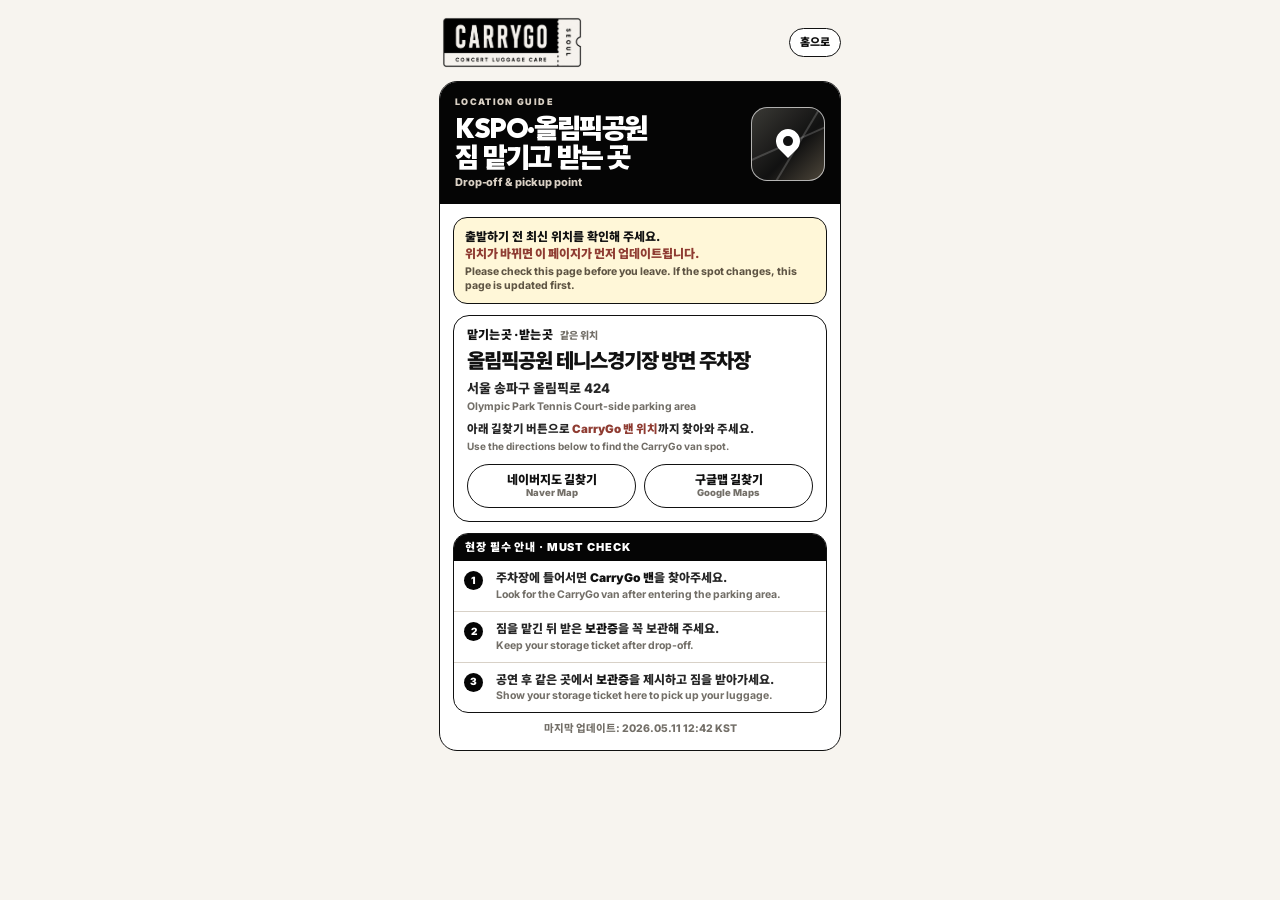
<file: location/olympic-park/index.html>
<!DOCTYPE html>
<html lang="ko">
<head>
<!-- Google tag (gtag.js) -->
<script async src="https://www.googletagmanager.com/gtag/js?id=G-291RRRV8HE"></script>
<script>
  window.dataLayer = window.dataLayer || [];
  function gtag(){dataLayer.push(arguments);}
  gtag('js', new Date());

  gtag('config', 'G-291RRRV8HE');
</script>
<!-- Microsoft Clarity -->
<script type="text/javascript">
  (function(c,l,a,r,i,t,y){
    c[a]=c[a]||function(){(c[a].q=c[a].q||[]).push(arguments)};
    t=l.createElement(r);t.async=1;t.src="https://www.clarity.ms/tag/"+i;
    y=l.getElementsByTagName(r)[0];y.parentNode.insertBefore(t,y);
  })(window, document, "clarity", "script", "wrurhg19dc");
</script>
<meta charset="utf-8">
<meta name="viewport" content="width=device-width, initial-scale=1">
<title>KSPO · 올림픽공원 짐보관 위치 안내 | CarryGo Seoul</title>
<meta name="description" content="CarryGo Seoul KSPO DOME·올림픽공원 콘서트 짐보관 위치 안내. 공연 전 캐리어를 맡기고 공연 후 같은 장소에서 찾아가세요.">
<meta name="robots" content="index,follow">
<link rel="canonical" href="https://www.carrygoseoul.com/location/olympic-park/">
<link rel="icon" href="../../assets/icons/favicon.svg" type="image/svg+xml">
<link rel="preconnect" href="https://fonts.googleapis.com">
<link rel="preconnect" href="https://fonts.gstatic.com" crossorigin>
<link href="https://fonts.googleapis.com/css2?family=Inter:wght@600;700;800;900&family=Noto+Sans+KR:wght@400;600;700;800;900&display=swap" rel="stylesheet">
<link rel="stylesheet" href="../../css/tokens.css">
<style>
@font-face{font-family:'Wanted Sans Variable';src:url('../../assets/fonts/WantedSansVariable.woff2') format('woff2-variations');font-weight:400 1000;font-style:normal;font-display:swap}
*{box-sizing:border-box}body{margin:0;background:var(--cg-warm-paper);color:var(--cg-ink);font-family:var(--font-sans);-webkit-font-smoothing:antialiased}.page{max-width:430px;min-height:100svh;margin:0 auto;padding:14px;background:var(--cg-warm-paper)}a{text-decoration:none;color:inherit}.topbar{display:flex;align-items:center;justify-content:space-between;margin-bottom:10px}.logo{width:146px;height:auto;display:block;mix-blend-mode:multiply}.back{border:1.3px solid var(--cg-ink);border-radius:999px;background:#fff;padding:8px 10px;font-size:11px;line-height:1;font-weight:950}.card{border:1.8px solid var(--cg-ink);border-radius:18px;background:#fff;overflow:hidden}.head{display:grid;grid-template-columns:1fr 74px;gap:12px;align-items:center;background:var(--cg-black);color:#fff;padding:15px 15px 14px}.kicker{font-size:9px;line-height:1;font-weight:950;letter-spacing:.15em;text-transform:uppercase;color:#d9d0c4}.title{margin:8px 0 0;font-family:'Wanted Sans Variable',var(--font-sans);font-size:28px;line-height:1.04;letter-spacing:-.05em;font-weight:950}.en{display:block;margin-top:4px;font-size:11px;line-height:1.25;font-weight:800;color:#d9d0c4;letter-spacing:-.01em}.mapmark{height:74px;border:1.4px solid rgba(255,255,255,.65);border-radius:16px;position:relative;overflow:hidden;background:linear-gradient(135deg,#3a3935 0,#111 58%,#4d463a 100%)}.mapmark:before,.mapmark:after{content:"";position:absolute;background:rgba(255,255,255,.18)}.mapmark:before{width:120px;height:2px;left:-20px;top:33px;transform:rotate(-24deg)}.mapmark:after{width:2px;height:120px;left:43px;top:-20px;transform:rotate(31deg)}.pin{position:absolute;left:50%;top:50%;width:24px;height:24px;background:#fff;border-radius:50% 50% 50% 0;transform:translate(-50%,-62%) rotate(-45deg);box-shadow:0 2px 0 rgba(0,0,0,.16)}.pin i{position:absolute;left:7px;top:7px;width:10px;height:10px;border-radius:50%;background:#111}.body{padding:13px}.notice{border:1.3px solid var(--cg-ink);border-radius:14px;background:#fff7d8;padding:10px 11px;font-size:12px;line-height:1.42;font-weight:850;word-break:keep-all}.notice .en2{display:block;margin-top:3px;font-size:10.5px;line-height:1.35;font-weight:750;color:#5f5544}.place{margin-top:11px;border:1.5px solid var(--cg-ink);border-radius:16px;background:#fff;padding:13px}.label{font-size:12px;line-height:1;font-weight:950;letter-spacing:-.02em;color:var(--cg-ink);margin-bottom:9px}.label .muted{display:inline-block;margin-left:5px;font-size:10px;font-weight:850;color:var(--cg-muted);letter-spacing:.01em}.name{font-size:20px;line-height:1.16;letter-spacing:-.045em;font-weight:950;word-break:keep-all}.addr{margin-top:6px;font-size:13px;line-height:1.38;font-weight:820;color:var(--cg-charcoal);word-break:keep-all}.addr .en2{display:block;margin-top:2px;font-size:10.5px;font-weight:720;color:var(--cg-muted)}.pin-note{margin-top:8px;font-size:11.5px;line-height:1.38;font-weight:850;color:var(--cg-charcoal);word-break:keep-all}.pin-note .en2{display:block;margin-top:2px;font-size:10px;font-weight:720;color:var(--cg-muted)}.btns{display:grid;grid-template-columns:1fr 1fr;gap:8px;margin-top:10px}.btn{display:flex;flex-direction:column;gap:2px;align-items:center;justify-content:center;border:1.5px solid var(--cg-ink);border-radius:999px;background:#fff;padding:9px 6px;font-size:12px;line-height:1.05;font-weight:950;text-align:center}.btn span{display:block;font-size:9.5px;font-weight:850;color:var(--cg-muted)}.must{margin-top:11px;border:1.6px solid var(--cg-ink);border-radius:15px;overflow:hidden;background:#fff}.must-title{background:var(--cg-black);color:#fff;padding:8px 11px;font-size:11px;line-height:1;font-weight:950;letter-spacing:.08em;text-transform:uppercase}.steps{display:grid;gap:0}.step{display:grid;grid-template-columns:24px 1fr;gap:8px;align-items:start;padding:9px 10px;border-top:1px solid var(--cg-line);font-size:12px;line-height:1.38;font-weight:850;color:var(--cg-charcoal);word-break:keep-all}.step:first-child{border-top:0}.no{width:19px;height:19px;border-radius:999px;background:var(--cg-black);color:#fff;display:grid;place-items:center;font-size:10px;font-weight:950;margin-top:1px}.step b{color:#111;font-weight:950}.step .en2{display:block;margin-top:1px;font-size:10.5px;line-height:1.35;font-weight:720;color:var(--cg-muted)}.updated{margin:9px 2px 0;font-size:10.5px;line-height:1.35;color:var(--cg-muted);font-weight:800;text-align:center}.danger,.red{color:#8f3c32;font-weight:950}@media(max-width:370px){.page{padding:11px}.logo{width:132px}.title{font-size:25px}.head{grid-template-columns:1fr 62px}.mapmark{height:62px}.name{font-size:18px}.btn{font-size:11px;padding:8px 5px}.step{font-size:11.5px;padding:8px 9px}}
</style>
</head>
<body>
<main class="page">
  <header class="topbar">
    <img class="logo" src="../../assets/logo/carrygo_logo_final.png" alt="CARRYGO Seoul">
    <a class="back" href="../../">홈으로</a>
  </header>

  <section class="card" aria-labelledby="pageTitle">
    <div class="head">
      <div>
        <div class="kicker">Location Guide</div>
        <h1 class="title" id="pageTitle">KSPO·올림픽공원<br>짐 맡기고 받는 곳</h1>
        <span class="en">Drop-off & pickup point</span>
      </div>
      <div class="mapmark" aria-hidden="true"><span class="pin"><i></i></span></div>
    </div>

    <div class="body">
      <div class="notice">
        출발하기 전 최신 위치를 확인해 주세요.<br>
        <span class="danger">위치가 바뀌면 이 페이지가 먼저 업데이트됩니다.</span>
        <span class="en2">Please check this page before you leave. If the spot changes, this page is updated first.</span>
      </div>

      <section class="place" aria-labelledby="locationTitle">
        <div class="label" id="locationTitle">맡기는 곳 · 받는 곳 <span class="muted">같은 위치</span></div>
        <div class="name">올림픽공원 테니스경기장 방면 주차장</div>
        <div class="addr">서울 송파구 올림픽로 424<span class="en2">Olympic Park Tennis Court-side parking area</span></div>
        <div class="pin-note">아래 길찾기 버튼으로 <b class="red">CarryGo 밴 위치</b>까지 찾아와 주세요.<span class="en2">Use the directions below to find the CarryGo van spot.</span></div>
        <div class="btns">
          <a class="btn" href="https://naver.me/FbVz5NEZ" target="_blank" rel="noopener">네이버지도 길찾기<span>Naver Map</span></a>
          <a class="btn" href="https://www.google.com/maps/search/?api=1&query=37.5151,127.1289" target="_blank" rel="noopener">구글맵 길찾기<span>Google Maps</span></a>
        </div>
      </section>

      <section class="must" aria-label="현장 필수 안내">
        <div class="must-title">현장 필수 안내 · Must check</div>
        <div class="steps">
          <div class="step"><span class="no">1</span><span>주차장에 들어서면 <b>CarryGo 밴</b>을 찾아주세요.<span class="en2">Look for the CarryGo van after entering the parking area.</span></span></div>
          <div class="step"><span class="no">2</span><span>짐을 맡긴 뒤 받은 <b class="red">보관증</b>을 꼭 보관해 주세요.<span class="en2">Keep your storage ticket after drop-off.</span></span></div>
          <div class="step"><span class="no">3</span><span>공연 후 같은 곳에서 <b class="red">보관증</b>을 제시하고 짐을 받아가세요.<span class="en2">Show your storage ticket here to pick up your luggage.</span></span></div>
        </div>
      </section>

      <div class="updated">마지막 업데이트: 2026.05.11 12:42 KST</div>
    </div>
  </section>
</main>
</body>
</html>
</file>
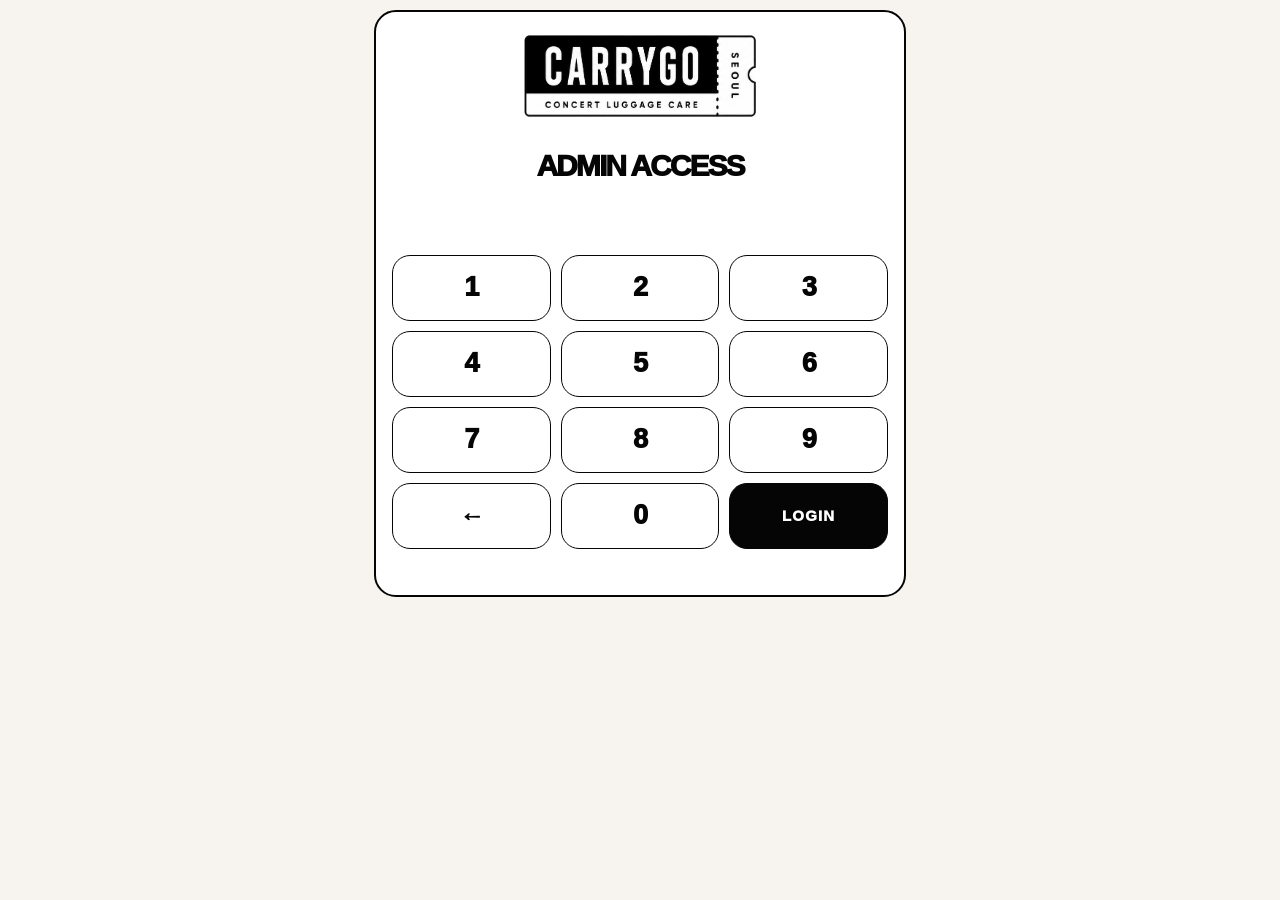
<file: admin.html>
<!DOCTYPE html>
<html lang="ko">
<head>
<meta charset="utf-8">
<meta name="viewport" content="width=device-width, initial-scale=1">
<meta http-equiv="Cache-Control" content="no-cache, no-store, must-revalidate">
<meta http-equiv="Pragma" content="no-cache">
<meta http-equiv="Expires" content="0">
<title>CarryGo Admin</title>
<link rel="stylesheet" href="css/tokens.css">
<style>
*{box-sizing:border-box}
:root{color-scheme:light}
body{margin:0;background:var(--cg-warm-paper);color:var(--cg-ink);font-family:var(--font-sans);-webkit-font-smoothing:antialiased}
.page{max-width:560px;margin:0 auto;padding:10px 14px 40px}
.card{background:var(--cg-paper);border:2px solid var(--cg-black);border-radius:22px;padding:16px;margin-bottom:12px}
.admin-shell{position:relative;overflow:hidden}
h1{font-size:38px;line-height:.92;margin:0 0 10px;font-weight:950;letter-spacing:-.055em}
h2{font-size:25px;line-height:1;margin:0 0 12px;font-weight:950;letter-spacing:-.04em}
p{font-size:14px;color:var(--cg-muted);line-height:1.45;margin:0 0 14px;font-weight:750}
.admin-brand{display:flex;align-items:center;justify-content:center;margin-bottom:18px}.logo{width:246px;max-width:78%;height:auto;margin:0 auto}.admin-badge{display:none}
.label,.tag-label{display:block;font-size:11px;font-weight:950;letter-spacing:var(--letter-wide);text-transform:uppercase;color:var(--cg-muted);margin:12px 0 6px}
.help{margin-top:7px;font-size:12px;line-height:1.4;color:var(--cg-muted);font-weight:850}
input,textarea,select{width:100%;min-width:0;border:1.5px solid var(--cg-line);border-radius:14px;padding:14px 13px;font-size:15px;font-weight:850;background:#fff;color:var(--cg-ink)}
input:focus,textarea:focus,select:focus{outline:0;border-color:var(--cg-black);box-shadow:0 0 0 3px rgba(5,5,5,.08)}
input[type=password]{font-size:18px;letter-spacing:.05em}textarea{min-height:96px;resize:vertical}
button{width:100%;border:0;border-radius:999px;background:var(--cg-black);color:#fff;padding:16px 15px;font-size:17px;font-weight:1000;margin-top:8px;letter-spacing:-.035em}
button.secondary{background:#fff;color:var(--cg-ink);border:1.7px solid var(--cg-black)}
button.danger{background:#fff;color:var(--cg-muted-red);border:1.7px solid var(--cg-muted-red)}
button:disabled{opacity:.42}.linkish{background:transparent!important;color:var(--cg-ink)!important;border:0!important;text-decoration:underline;padding:6px!important;margin:0!important;width:auto!important}
.auth-panel{padding:6px 0 0;background:transparent;margin-top:8px}.access-title{font-family:Inter,var(--font-sans);font-size:30px;line-height:.96;font-weight:950;letter-spacing:-.065em;text-transform:uppercase;color:var(--cg-black);text-align:center;margin:4px 0 18px}.pin-display{display:flex;align-items:center;justify-content:center;gap:10px;min-height:38px;margin:0 0 18px}.pin-dot{width:14px;height:14px;border:0;border-radius:50%;background:var(--cg-black)}.keypad{display:grid;grid-template-columns:repeat(3,1fr);gap:10px}.key-btn{height:66px;margin:0;border:1.9px solid var(--cg-black);border-radius:18px;background:#fff;color:var(--cg-black);font-size:27px;font-weight:950;letter-spacing:-.04em}.key-btn:active{background:var(--cg-black);color:#fff}.key-open{background:var(--cg-black);color:#fff;font-size:15px;letter-spacing:.08em}.key-clear{font-size:24px}.auth-msg{min-height:18px;margin-top:12px;text-align:center;font-size:12px;font-weight:950;color:var(--cg-muted-red)}
.auth-status{display:flex;align-items:center;justify-content:space-between;gap:10px;border:0;border-radius:0;padding:8px 0 2px;background:transparent;margin-top:8px}
.auth-status-text{font-size:14px;font-weight:950;color:var(--cg-ink)}.auth-status-text:before{content:"●";margin-right:6px;color:#16a34a}.logout-btn{width:auto;margin:0;padding:4px 0;font-size:12px;background:transparent;color:var(--cg-muted);border:0;border-radius:0;text-decoration:underline;text-underline-offset:3px}
.menu-label{font-size:11px;font-weight:950;letter-spacing:var(--letter-wide);text-transform:uppercase;color:var(--cg-muted);margin:12px 0 7px}.tabs{display:grid;grid-template-columns:repeat(7,1fr);gap:6px;margin-top:0}.tab{border:1.4px solid var(--cg-black);background:#fff;color:var(--cg-ink);padding:12px 4px;font-size:13px;font-weight:1000;margin:0;border-radius:13px}.tab.active{background:var(--cg-black);color:#fff}
.row{border:1.5px solid var(--cg-line);border-radius:18px;padding:14px;margin-top:10px;background:#fff}.row.pick-row{display:grid;grid-template-columns:28px 1fr;gap:10px;align-items:start}.row.pick-row input{width:18px;height:18px;margin:5px 0 0 1px;accent-color:var(--cg-black)}
.rid{font-size:23px;font-weight:950;letter-spacing:-.035em}.meta{font-size:13px;color:#555;line-height:1.45;margin-top:5px}.msg{font-size:12px;font-weight:850;margin-top:8px;color:var(--cg-muted);white-space:pre-wrap}.err{background:#fff3f0;border:1.3px solid #f1b8ac;border-radius:14px;color:var(--cg-muted-red);padding:10px}.ok{background:#fff;border:1.3px solid var(--cg-line);border-radius:14px;color:var(--cg-ink);padding:10px}.ok:before{content:"✓ \0020";font-weight:950}
.toolbar{position:sticky;bottom:0;background:linear-gradient(180deg,rgba(247,244,239,0),var(--cg-warm-paper) 18%);padding:18px 0 4px;margin-top:10px}.hidden{display:none!important}.count{display:inline-block;background:#fff;color:var(--cg-black);border-radius:999px;padding:4px 8px;font-size:11px;font-weight:950;margin-left:6px}.actions{display:grid;grid-template-columns:1fr 1fr;gap:8px}.actions.three{grid-template-columns:1fr 1fr 1fr}
.form-block{border:1.5px solid var(--cg-line);border-radius:18px;background:#fff;padding:14px;margin-top:12px}.block-title{font-size:17px;line-height:1.15;font-weight:950;letter-spacing:-.035em;margin:0 0 3px}.block-desc{font-size:12px;line-height:1.4;font-weight:850;color:var(--cg-muted);margin:0 0 10px}.field-stack{display:grid;gap:9px}.field-row{display:grid;grid-template-columns:1fr 1fr;gap:8px}.date-item{border:2px solid var(--cg-black);border-radius:18px;padding:14px;margin-top:12px;background:#fff}.date-item-head{display:flex;align-items:flex-start;justify-content:space-between;gap:10px;margin-bottom:10px}.date-item-title{font-size:16px;line-height:1.15;font-weight:950;letter-spacing:-.035em}.date-item-sub{font-size:11px;line-height:1.35;font-weight:850;color:var(--cg-muted);margin-top:3px}.date-grid{display:grid;grid-template-columns:minmax(0,1fr) minmax(0,1fr);gap:8px}.date-grid input[type=date],.date-grid input[type=time]{min-height:46px;font-size:14px;padding:9px 10px;letter-spacing:-.035em}.slot-panel{margin-top:12px;border-top:1.3px dashed var(--cg-line);padding-top:12px}.slot-list{display:flex;flex-wrap:wrap;gap:7px;margin-top:8px}.slot-chip{width:auto;margin:0;border:1.5px solid var(--cg-black);background:var(--cg-black);color:#fff;border-radius:999px;padding:10px 12px;font-size:14px;line-height:1;font-weight:950}.slot-chip:after{content:' ×';color:rgba(255,255,255,.72);font-weight:950}.slot-add-toggle{width:auto;margin:8px 0 0;padding:9px 12px;border:1.3px dashed var(--cg-line);background:#fff;color:var(--cg-ink);font-size:13px;line-height:1}.slot-add-row{display:grid;grid-template-columns:1fr auto;gap:8px;align-items:center;margin-top:8px}.slot-add-row.hidden{display:none!important}.slot-add{min-height:46px}.slot-add-btn{width:auto;min-width:64px;margin:0;padding:12px 11px;font-size:13px}.venue-guide-line{margin-top:12px;border-radius:12px;background:rgba(5,5,5,.045);padding:10px 11px;font-size:12px;line-height:1.35;font-weight:900;color:var(--cg-ink)}.optional-link{margin-top:8px}.optional-link summary{cursor:pointer;font-size:12px;font-weight:950;color:var(--cg-ink);text-decoration:underline;text-underline-offset:3px}.delete-date-btn{width:auto;margin:12px 0 0;padding:4px 0!important;border:0!important;background:transparent!important;color:var(--cg-muted-red)!important;border-radius:0!important;font-size:12px!important;text-decoration:underline;text-underline-offset:3px}.concert-form-actions{display:grid;grid-template-columns:1fr;gap:8px;margin-top:14px}.concert-form-actions button{margin:0}.concert-form-actions .secondary{background:rgba(255,255,255,.72);border-color:var(--cg-line);font-size:15px}.concert-form-actions .primary-save{padding:18px 15px;font-size:18px;box-shadow:0 4px 0 rgba(5,5,5,.08)}.concert-status-card{border-top:1.5px dashed var(--cg-line);margin-top:14px;padding-top:14px}.status-line{display:flex;justify-content:space-between;gap:10px;align-items:center;font-size:13px;font-weight:900;color:var(--cg-muted);margin-bottom:8px}.status-line b{color:var(--cg-ink)}.status-action{background:#fff!important;color:var(--cg-ink)!important;border:1.7px solid var(--cg-black)!important}.danger-zone{margin-top:12px;border-top:1.5px dashed #f1b8ac;padding-top:10px}.danger-zone summary{cursor:pointer;font-size:12px;font-weight:950;color:var(--cg-muted-red);text-decoration:underline;text-underline-offset:3px}.danger-zone .danger{margin-top:10px}#buildDatesBtn{margin-top:12px;background:#fff;border:1.7px solid var(--cg-black);font-size:16px}#concertFormCard .help{word-break:keep-all}#venue::placeholder,#city::placeholder{color:var(--cg-ink);opacity:.62}.section-line{border-top:1.5px dashed var(--cg-black);margin:16px 0}.small{font-size:12px;color:var(--cg-muted);font-weight:850}.concert-head{display:flex;justify-content:space-between;gap:10px;align-items:start}.pill{border:1px solid var(--cg-black);border-radius:999px;padding:5px 8px;font-size:10px;font-weight:950}.pill.off{color:var(--cg-muted-red);border-color:var(--cg-muted-red)}.form-title{display:flex;align-items:center;justify-content:space-between;gap:10px}
.location-form-grid{display:grid;gap:9px}.location-actions{display:grid;grid-template-columns:1fr 1fr;gap:8px;margin-top:12px}.location-actions button{margin:0}.location-card-title{font-size:18px;font-weight:950;letter-spacing:-.03em}.location-form-grid textarea{min-height:72px}.onsite-controls{display:grid;gap:8px;margin-top:10px}.onsite-counts{display:grid;grid-template-columns:1fr 1fr;gap:8px}.onsite-submit{margin-top:4px}.onsite-due{font-size:13px;font-weight:950;color:var(--cg-ink);background:rgba(5,5,5,.045);border-radius:12px;padding:10px 11px}.checkin-grid{display:grid;grid-template-columns:1fr 1fr;gap:10px}.bigvalue{font-size:28px;font-weight:950;letter-spacing:-.04em}.check-note{background:#fff;border:1.4px solid var(--cg-line);border-radius:14px;padding:14px;font-size:15px;line-height:1.45;font-weight:850;color:#333}.due-box{border:2px solid var(--cg-black);border-radius:16px;padding:14px;background:#fff}.staff-warning{background:#fff3f0;border:2px solid #b00020;border-radius:16px;color:#b00020;padding:14px;margin-top:12px;font-size:15px;line-height:1.45;font-weight:950}.staff-warning strong{display:block;font-size:17px;margin-bottom:4px}.mt12{margin-top:12px}.mt0{margin-top:0}.check-meta{font-size:15px;line-height:1.55;margin-bottom:12px}.tag-result{display:grid;grid-template-columns:1fr;gap:6px;margin-top:10px}.tag-chip{display:block;font-size:34px;line-height:1;font-weight:950;letter-spacing:.03em;background:#fff;border:1.6px solid var(--cg-black);border-radius:12px;padding:10px 12px}.complete-title{font-size:17px;font-weight:950;color:var(--cg-ink);margin-bottom:10px}.complete-tags-label{font-size:12px;font-weight:950;letter-spacing:.14em;text-transform:uppercase;color:var(--cg-ink);margin:14px 0 8px}.result-sub{display:block;margin-top:6px}
.section-title-mini{font-size:12px;font-weight:950;letter-spacing:.12em;text-transform:uppercase;color:var(--cg-muted);margin:0 0 8px}.action-guide{display:grid;grid-template-columns:18px 1fr;gap:8px;align-items:start;margin:14px 0 0}.action-guide:before{content:"!";display:inline-flex;align-items:center;justify-content:center;width:18px;height:18px;margin-top:1px;border-radius:50%;background:var(--cg-black);color:#fff;font-size:12px;font-weight:950;line-height:1}.action-refresh{display:flex;justify-content:flex-end;margin-top:10px}#loadBtn{width:auto;background:transparent;color:var(--cg-black);border:0;border-radius:0;padding:2px 0;margin:0;font-size:15px;line-height:1;font-weight:1000;letter-spacing:-.04em;white-space:nowrap}#actionCard .msg,#actionCard .ok{background:transparent;border:0;border-radius:0;padding:0;margin-top:8px;color:var(--cg-muted-red);font-size:13px;line-height:1.45;font-weight:950}#actionCard .ok:before{content:""}.action-title{display:none}.critical-note{border:0;background:transparent;padding:0;margin:0;color:#1f1b16;font-size:16px;line-height:1.38;font-weight:950;letter-spacing:-.025em;word-break:keep-all;overflow-wrap:normal}.action-stats{display:grid;justify-items:center;gap:5px;margin:2px 0 0;text-align:center}.action-stat{font-size:16px;line-height:1.32;font-weight:950;color:var(--cg-ink);letter-spacing:-.025em;word-break:keep-all}.action-stat.important{display:inline-block;width:max-content;max-width:100%;background:#fff34a;border-radius:9px;padding:4px 9px 5px;font-size:26px;line-height:1.08;color:var(--cg-ink);box-decoration-break:clone;-webkit-box-decoration-break:clone}.tab-help{border:0;background:transparent;padding:0;margin:2px 0 12px;color:#3f3b35;font-size:13px;line-height:1.45;font-weight:850}.row-main{display:grid;gap:8px}.row-line{display:flex;justify-content:space-between;gap:10px;align-items:flex-start}.chips{display:flex;flex-wrap:wrap;gap:5px;margin-top:8px}.chip{display:inline-flex;border:1px solid var(--cg-line);border-radius:999px;padding:5px 8px;font-size:11px;font-weight:950;color:#333;background:#fff}.chip.important{border-color:var(--cg-black);background:var(--cg-black);color:#fff}.chip.warn{border-color:var(--cg-muted-red);color:var(--cg-muted-red);background:#fff3f0}.ops-chips{display:flex;gap:6px;flex-wrap:wrap;margin-top:8px}.ops-chip{display:inline-flex;border:1px solid rgba(5,5,5,.10);border-radius:999px;padding:5px 9px;font-size:11px;font-weight:950;color:rgba(5,5,5,.24);background:transparent}.ops-chip.done{border-color:var(--cg-black);background:var(--cg-black);color:#fff}.empty-state{background:#fff;border:1.3px dashed var(--cg-line);border-radius:18px;color:var(--cg-ink);padding:16px;font-size:14px;font-weight:950;line-height:1.45}.danger-note{background:#fff3f0;border:1.4px solid #f1b8ac;border-radius:14px;color:var(--cg-muted-red);padding:12px;font-size:13px;line-height:1.45;font-weight:850;margin-top:10px}.section-head{display:flex;align-items:center;justify-content:space-between;gap:12px;margin:16px 0 8px}.section-head.select-only{justify-content:flex-end;margin-top:12px}.section-heading{margin:0;font-size:18px;font-weight:950;letter-spacing:-.03em;white-space:nowrap}.section-select{display:inline-flex;align-items:center;gap:6px;width:auto;background:transparent;color:var(--cg-black);border:0;border-radius:0;padding:4px 0;margin:0;font-size:15px;font-weight:1000;white-space:nowrap}.section-select-box{display:inline-flex;align-items:center;justify-content:center;width:15px;height:15px;border:1.7px solid var(--cg-black);border-radius:4px;background:#fff;font-size:11px;line-height:1}.section-select.selected .section-select-box:before{content:"✓"}.section-sub{font-size:12px;line-height:1.4;color:var(--cg-muted);font-weight:850;margin:-2px 0 8px}.expired-section{margin-top:18px}.expired-section .section-heading{color:var(--cg-muted-red)}.expired-actions{display:grid;grid-template-columns:1fr 1fr;gap:8px}.footer-space{height:30px}.modal-backdrop{position:fixed;inset:0;z-index:50;background:rgba(5,5,5,.38);display:flex;align-items:center;justify-content:center;padding:22px}.modal-card{width:min(420px,100%);background:var(--cg-paper);border:2px solid var(--cg-black);border-radius:24px;padding:20px;box-shadow:0 18px 50px rgba(0,0,0,.22)}.modal-kicker{font-size:11px;font-weight:950;letter-spacing:var(--letter-wide);text-transform:uppercase;color:var(--cg-muted);margin-bottom:8px}.modal-title{font-size:25px;line-height:1.05;font-weight:950;letter-spacing:-.045em;margin-bottom:10px}.modal-body{font-size:14px;line-height:1.5;font-weight:850;color:#333;white-space:pre-wrap}.modal-list{margin-top:12px;display:grid;gap:6px}.modal-id{border:1.3px solid var(--cg-line);border-radius:999px;background:#fff;padding:8px 10px;font-size:13px;font-weight:950}.modal-actions{display:grid;grid-template-columns:1fr 1fr;gap:8px;margin-top:16px}.modal-actions button{margin:0}.modal-actions.single{grid-template-columns:1fr}.modal-primary.danger{background:var(--cg-muted-red);border-color:var(--cg-muted-red);color:#fff}
@media (max-width:420px){.page{padding:12px}.tabs{grid-template-columns:repeat(3,1fr)}.tab{font-size:13px}.actions.three{grid-template-columns:1fr}.rid{font-size:21px}.date-grid{grid-template-columns:minmax(0,1fr) minmax(0,1fr);gap:7px}.date-grid input[type=date],.date-grid input[type=time]{font-size:13px;padding:9px 8px}.concert-form-actions{gap:9px}}
</style>
</head>
<body>
<main class="page">
  <section id="adminHomeCard" class="card admin-shell">
    <div class="admin-brand">
      <img class="logo" src="assets/logo/carrygo_logo_final.png" alt="CarryGo Seoul">
    </div>
    <div id="authPanel" class="auth-panel">
      <div class="access-title">Admin Access</div>
      <input id="pin" type="hidden">
      <div id="pinDots" class="pin-display"></div>
      <div class="keypad">
        <button class="key-btn" type="button" data-key="1">1</button>
        <button class="key-btn" type="button" data-key="2">2</button>
        <button class="key-btn" type="button" data-key="3">3</button>
        <button class="key-btn" type="button" data-key="4">4</button>
        <button class="key-btn" type="button" data-key="5">5</button>
        <button class="key-btn" type="button" data-key="6">6</button>
        <button class="key-btn" type="button" data-key="7">7</button>
        <button class="key-btn" type="button" data-key="8">8</button>
        <button class="key-btn" type="button" data-key="9">9</button>
        <button class="key-btn key-clear" type="button" data-key="back">←</button>
        <button class="key-btn" type="button" data-key="0">0</button>
        <button id="authBtn" class="key-btn key-open" type="button">LOGIN</button>
      </div>
      <div id="authMsg" class="auth-msg" aria-live="polite"></div>
    </div>
    <div id="authStatus" class="auth-status hidden">
      <div class="auth-status-text">관리자 모드 활성화</div>
      <button id="logoutBtn" class="logout-btn" type="button">로그아웃</button>
    </div>
    <div id="adminMenuLabel" class="menu-label hidden">Menu</div>
    <div id="adminTabs" class="tabs hidden">
      <button class="tab active" type="button" data-tab="payment">입금확인</button>
      <button class="tab" type="button" data-tab="onsite">현장접수관리</button>
      <button class="tab" type="button" data-tab="return">반환예정</button>
      <button class="tab" type="button" data-tab="cancel">예약취소</button>
      <button class="tab" type="button" data-tab="refund">환불기록</button>
      <button class="tab" type="button" data-tab="concert">공연관리</button>
      <button class="tab" type="button" data-tab="location">위치관리</button>
    </div>
  </section>

  <section id="actionCard" class="card hidden">
    <div id="actionTitle" class="action-title hidden">입금확인 작업</div>
    <div id="actionStats" class="action-stats"></div>
    <div class="action-guide">
      <div id="actionHelp" class="critical-note"></div>
    </div>
    <div class="action-refresh"><button id="loadBtn" class="hidden" type="button">↻ 새로고침</button></div>
    <button id="selectAllBtn" class="secondary hidden" type="button">전체선택</button>
    <div id="expiredActions" class="expired-actions hidden">
      <button id="selectExpiredBtn" class="secondary" type="button">기한 지난 건 전체 선택</button>
      <button id="cancelExpiredBtn" class="danger" type="button">선택 미입금 취소</button>
    </div>
    <div id="msg" class="msg"></div>
  </section>

  <section id="concertPanel" class="hidden">
    <section class="card">
      <div class="actions">
        <button id="newConcertBtn" type="button">새 공연 등록</button>
        <button id="loadConcertsBtn" class="secondary" type="button">공연 목록 새로고침</button>
      </div>
    </section>

    <section id="concertFormCard" class="card hidden">
      <div class="form-title">
        <h2 id="concertFormTitle">새 공연 등록</h2>
        <button id="closeFormBtn" class="linkish" type="button">닫기</button>
      </div>
      <input id="editingConcertId" type="hidden">
      <section class="form-block" aria-label="공연 기본 정보">
        <div class="block-title">공연 기본 정보</div>
        <p class="block-desc">고객 화면에 보이는 공연명, 장소, 도시를 먼저 확인하세요.</p>
        <div class="field-stack">
          <div><label class="label" for="concertTitle">공연명</label><input id="concertTitle" type="text" placeholder="SHINee WORLD VII"></div>
          <div class="field-row">
            <div><label class="label" for="venue">장소</label><input id="venue" type="text" placeholder="KSPO DOME" value="KSPO DOME"></div>
            <div><label class="label" for="city">도시</label><input id="city" type="text" placeholder="SEOUL" value="SEOUL"></div>
          </div>
          <div><label class="label" for="concertCode">예약번호 코드</label><input id="concertCode" type="text" placeholder="비우면 자동생성"><div class="help">예약번호 prefix로 쓰입니다. 비워두면 자동 생성됩니다.</div></div>
        </div>
      </section>
      <section id="newDateRange" class="form-block" aria-label="공연 일정 생성">
        <div class="block-title">공연 일정</div>
        <p class="block-desc">기간을 넣고 공연일을 만들면, 아래에서 날짜별 시작 시간과 짐 맡기는 시간을 한 번에 확인합니다.</p>
        <div class="date-grid">
          <div><label class="label" for="startDate">시작일</label><input id="startDate" type="date"></div>
          <div><label class="label" for="endDate">종료일</label><input id="endDate" type="date"></div>
        </div>
        <button id="buildDatesBtn" class="secondary" type="button">공연일 자동 생성</button>
      </section>
      <div class="section-line"></div>
      <div class="small">날짜 카드 안에서 공연일 · 시작 시간 · 짐 맡기는 시간을 함께 확인하세요.</div>
      <div id="dateRows"></div>
      <div class="concert-form-actions">
        <button id="addDateRowBtn" class="secondary" type="button">+ 공연일 직접 추가</button>
        <button id="saveConcertBtn" class="primary-save" type="button">공연 저장</button>
      </div>
      <div id="editOnlyActions" class="hidden">
        <div class="concert-status-card">
          <div class="status-line">현재 예약 상태 <b id="concertStatusText">-</b></div>
          <button id="disableConcertBtn" class="status-action" type="button">예약 닫기</button>
          <button id="enableConcertBtn" class="status-action" type="button">예약 열기</button>
        </div>
        <details class="danger-zone">
          <summary>위험 작업</summary>
          <button id="deleteConcertBtn" class="danger" type="button">공연 삭제</button>
        </details>
      </div>
    </section>
    <section id="concertList"></section>
  </section>


  <section id="locationPanel" class="hidden">
    <section class="card">
      <div class="actions">
        <button id="newLocationBtn" type="button">새 위치 등록</button>
        <button id="loadLocationsBtn" class="secondary" type="button">위치 목록 새로고침</button>
      </div>
      <p class="help">짐 맡기는 곳과 짐 받는 곳을 장소 기준으로 관리합니다. 당일 밴 좌표가 확정되면 지도 링크를 업데이트하세요.</p>
    </section>
    <section id="locationFormCard" class="card hidden">
      <div class="form-title"><h2 id="locationFormTitle">위치 등록</h2><button id="closeLocationFormBtn" class="linkish" type="button">닫기</button></div>
      <input id="editingLocationId" type="hidden">
      <div class="location-form-grid">
        <div><label class="label" for="locationId">위치 ID</label><input id="locationId" type="text" placeholder="olympic_park"></div>
        <div><label class="label" for="locationName">장소명</label><input id="locationName" type="text" placeholder="올림픽공원 / KSPO DOME"></div>
        <div><label class="label" for="venueAliases">공연장 별칭</label><input id="venueAliases" type="text" placeholder="KSPO DOME,올림픽공원,체조경기장"></div>
        <div><label class="label" for="displayAddress">표시 주소</label><input id="displayAddress" type="text" placeholder="서울 송파구 올림픽로 424"></div>
        <div><label class="label" for="dropoffPlaceName">짐 맡기는 곳</label><input id="dropoffPlaceName" type="text" placeholder="올림픽공원 테니스경기장 방면 주차장 · CarryGo 밴"></div>
        <div><label class="label" for="pickupPlaceName">짐 받는 곳</label><input id="pickupPlaceName" type="text" placeholder="올림픽공원 테니스경기장 방면 주차장 · CarryGo 밴"></div>
        <div><label class="label" for="dropoffGuideText">맡기는 곳 안내</label><textarea id="dropoffGuideText" placeholder="주차장에 들어서면 CarryGo 밴을 찾아주세요."></textarea></div>
        <div><label class="label" for="pickupGuideText">받는 곳 안내</label><textarea id="pickupGuideText" placeholder="보관증을 제시하고 짐을 받아가세요."></textarea></div>
        <div><label class="label" for="naverMapUrl">네이버지도 링크</label><input id="naverMapUrl" type="url" placeholder="https://naver.me/..."></div>
        <div><label class="label" for="googleMapUrl">Google Maps 링크</label><input id="googleMapUrl" type="url" placeholder="https://www.google.com/maps/..."></div>
        <div class="field-row"><div><label class="label" for="latitude">위도</label><input id="latitude" type="text" placeholder="37.xxxxx"></div><div><label class="label" for="longitude">경도</label><input id="longitude" type="text" placeholder="127.xxxxx"></div></div>
        <div><label class="label" for="locationActive">운영 상태</label><select id="locationActive"><option value="TRUE">사용</option><option value="FALSE">사용 안 함</option></select></div>
        <div><label class="label" for="locationNote">운영 메모</label><textarea id="locationNote" placeholder="당일 좌표 업데이트 메모"></textarea></div>
      </div>
      <div class="location-actions"><button id="saveLocationBtn" type="button">위치 저장</button><button id="disableLocationBtn" class="secondary" type="button">위치 비활성화</button></div>
    </section>
    <section id="locationList"></section>
  </section>

  <section id="checkinPanel" class="hidden">
    <section class="card">
      <h2>태그번호 발급</h2>
      <div class="staff-warning">
        <strong>스태프 전용 화면입니다</strong>
        고객은 이 화면에서 아무것도 입력하거나 누르지 마세요. 현장 스태프에게 QR 또는 예약번호를 보여주세요.
      </div>
      <p class="mt12">실제 수량과 현장 추가금 수납 여부를 확인한 뒤 태그번호를 발급하세요.</p>
      <div id="checkinInfo" class="msg">QR 예약을 불러오는 중입니다...</div>
    </section>
    <section id="checkinBox" class="card hidden">
      <div id="checkinReservation"></div>
      <div id="checkinActionArea">
        <div class="checkin-grid">
          <div><label class="label" for="checkSuitcase">실제 캐리어</label><input id="checkSuitcase" type="number" min="1" value="1"></div>
          <div><label class="label" for="checkExtra">실제 추가 짐</label><input id="checkExtra" type="number" min="0" value="0"></div>
        </div>
        <div class="due-box mt12">
          <div class="label mt0">현장 추가 결제금액</div>
          <div id="checkDue" class="bigvalue">₩0</div>
          <div class="help">기본요금에 포함된 캐리어 1개 제외. 추가 캐리어 20,000원 / 추가 짐 10,000원. 추가 짐: 지퍼/잠금장치 있는 가방만. 쇼핑백/비닐봉투 불가.</div>
        </div>
        <div class="check-note mt12">
          <strong>태그번호 발급 후 안내</strong><br>
          1. 태그번호를 짐과 동의서에 기재<br>
          2. 러기지택을 짐에 부착<br>
          3. 추가금이 있으면 현금 수납<br>
          4. 태그번호가 보이게 사진 촬영
        </div>
        <label class="label" for="checkStaffCode">Staff Code</label>
        <input id="checkStaffCode" type="password" placeholder="Staff code" autocomplete="current-password">
        <button id="checkinSubmitBtn" type="button">태그번호 발급</button>
      </div>
      <div id="checkinMsg" class="msg"></div>
    </section>
  </section>

  <section id="list"></section>
  <section class="toolbar hidden" id="toolbar">
    <button id="confirmBtn" type="button" disabled>Action Selected <span id="selectedCount" class="count">0</span></button>
  </section>
  <section id="adminModal" class="modal-backdrop hidden" role="dialog" aria-modal="true" aria-labelledby="adminModalTitle">
    <div class="modal-card">
      <div id="adminModalKicker" class="modal-kicker">CarryGo Admin</div>
      <div id="adminModalTitle" class="modal-title">확인</div>
      <div id="adminModalBody" class="modal-body"></div>
      <div id="adminModalList" class="modal-list hidden"></div>
      <div id="adminModalActions" class="modal-actions">
        <button id="adminModalCancel" class="secondary" type="button">돌아가기</button>
        <button id="adminModalOk" class="modal-primary" type="button">확인</button>
      </div>
    </div>
  </section>
  <div class="footer-space"></div>
</main>
<script>
const API='https://script.google.com/macros/s/AKfycbyWazV2Bwyex0hyUG17615cCd4zFLnBOPABVv9wQ4AoVltXFrZ8Qh5ncPQtEW-c9ZFs/exec';
let currentTab='payment';
let concertsCache=[]; let datesCache=[]; let locationsCache=[]; let currentConcertActive=null;
const $=id=>document.getElementById(id);
const pinEl=$('pin'), pinDots=$('pinDots'), authMsg=$('authMsg'), authPanel=$('authPanel'), authStatus=$('authStatus'), adminMenuLabel=$('adminMenuLabel'), adminTabs=$('adminTabs'), actionCard=$('actionCard'), actionTitle=$('actionTitle'), actionHelp=$('actionHelp'), actionStats=$('actionStats'), authBtn=$('authBtn'), logoutBtn=$('logoutBtn'), msgEl=$('msg'), listEl=$('list'), toolbar=$('toolbar'), confirmBtn=$('confirmBtn'), selectedCount=$('selectedCount'), selectAllBtn=$('selectAllBtn'), selectExpiredBtn=$('selectExpiredBtn'), cancelExpiredBtn=$('cancelExpiredBtn'), expiredActions=$('expiredActions'), loadBtn=$('loadBtn'), concertPanel=$('concertPanel'), concertList=$('concertList'), concertFormCard=$('concertFormCard'), dateRows=$('dateRows'), locationPanel=$('locationPanel'), locationList=$('locationList'), locationFormCard=$('locationFormCard'), checkinPanel=$('checkinPanel'), checkinBox=$('checkinBox'), adminHomeCard=$('adminHomeCard'), adminModal=$('adminModal'), adminModalKicker=$('adminModalKicker'), adminModalTitle=$('adminModalTitle'), adminModalBody=$('adminModalBody'), adminModalList=$('adminModalList'), adminModalActions=$('adminModalActions'), adminModalCancel=$('adminModalCancel'), adminModalOk=$('adminModalOk');
const qs=new URLSearchParams(location.search);let checkinReservation=null;let checkinToken=qs.get('token')||'';let checkinId=qs.get('id')||'';const STAFF_SESSION_KEY='carrygo_staff_session_v1';
function pin(){return (pinEl.value.trim()||sessionStorage.getItem('carrygo_admin_pin_v1')||'').trim()}function isAdminUnlocked(){return !!sessionStorage.getItem('carrygo_admin_pin_v1')}function setAuthMsg(text=''){authMsg.textContent=text}function renderPinDots(){const n=pinEl.value.length;pinDots.innerHTML=Array.from({length:n},()=>'<span class="pin-dot"></span>').join('')}function inputPinKey(key){setAuthMsg('');if(key==='back')pinEl.value=pinEl.value.slice(0,-1);else if(/^\d$/.test(key)&&pinEl.value.length<12)pinEl.value+=key;renderPinDots()}function updateAuthState(){const unlocked=isAdminUnlocked();const isSpecial=currentTab==='concert'||currentTab==='location';authPanel.classList.toggle('hidden',unlocked);authStatus.classList.toggle('hidden',!unlocked);adminMenuLabel.classList.toggle('hidden',!unlocked);adminTabs.classList.toggle('hidden',!unlocked);actionCard.classList.toggle('hidden',!unlocked||isSpecial);loadBtn.classList.toggle('hidden',!unlocked||isSpecial);renderPinDots()}function logoutAdmin(){sessionStorage.removeItem('carrygo_admin_pin_v1');pinEl.value='';setAuthMsg('');listEl.innerHTML='';concertList.innerHTML='';toolbar.classList.add('hidden');selectAllBtn.classList.add('hidden');expiredActions.classList.add('hidden');concertPanel.classList.add('hidden');locationPanel.classList.add('hidden');actionCard.classList.add('hidden');actionStats.innerHTML='';currentTab='payment';document.querySelectorAll('.tab').forEach(b=>b.classList.toggle('active',b.dataset.tab==='payment'));updateAuthState();setMsg('로그아웃되었습니다.','ok')}function v(id){return $(id).value.trim()}function setVal(id,val){$(id).value=val||''}function esc(v){return String(v||'').replace(/[&<>"']/g,ch=>({'&':'&amp;','<':'&lt;','>':'&gt;','"':'&quot;',"'":'&#39;'}[ch]))}function setMsg(text,type='msg'){if(!text){msgEl.className='msg';msgEl.textContent='';return}msgEl.className=type;msgEl.textContent=text}function setBusy(b){document.querySelectorAll('button').forEach(x=>{if(!x.closest('#adminModal'))x.disabled=b})}async function fetchJson(url){const res=await fetch(url,{cache:'no-store'});const text=await res.text();try{return JSON.parse(text)}catch(e){throw new Error(text.slice(0,500))}}
function showAdminModal(opts={}){return new Promise(resolve=>{adminModalKicker.textContent=opts.kicker||'CarryGo Admin';adminModalTitle.textContent=opts.title||'확인';adminModalBody.textContent=opts.body||'';adminModalList.innerHTML=(opts.items||[]).map(id=>'<div class="modal-id">'+esc(id)+'</div>').join('');adminModalList.classList.toggle('hidden',!(opts.items||[]).length);adminModalCancel.textContent=opts.cancelText||'돌아가기';adminModalOk.textContent=opts.okText||'확인';adminModalOk.classList.toggle('danger',opts.danger!==false);adminModalCancel.classList.toggle('hidden',opts.alert);adminModalActions.classList.toggle('single',!!opts.alert);adminModal.classList.remove('hidden');const done=value=>{adminModal.classList.add('hidden');adminModalOk.onclick=null;adminModalCancel.onclick=null;resolve(value)};adminModalOk.onclick=()=>done(true);adminModalCancel.onclick=()=>done(false)})}
function adminAlert(opts){return showAdminModal({...opts,alert:true,danger:false})}
function adminConfirm(opts){return showAdminModal({...opts,alert:false})}
const tabCopy={payment:{status:'UNPAID',action:'입금확인',title:'입금확인',help:'입금 확인된 예약건을 처리하세요. 이름/예약번호/송금메모를 정확히 확인하세요.',empty:'입금확인 대기 예약이 없습니다.'},onsite:{status:'CONFIRMED',action:'현장접수',title:'현장접수관리',help:'입금완료 예약을 현장에서 확인하고 실제 수량, 추가금, 태그번호를 확정하세요.',empty:'현장접수 대기 예약이 없습니다.'},return:{status:'CHECKED_IN',action:'반환완료',title:'반환예정',help:'짐을 고객에게 돌려준 뒤 반환완료 처리하세요. 태그번호와 예약번호를 정확히 확인하세요.',empty:'반환예정 건이 없습니다.'},cancel:{status:'UNPAID',action:'예약취소',title:'취소가능',help:'결제 전 예약만 취소할 수 있습니다. 6시간 경과 또는 고객 문의 건인지 확인하세요.',empty:'취소 처리할 미결제 예약이 없습니다.'},refund:{status:'CANCELLED',action:'환불기록',title:'환불기록',help:'실제 환불을 완료한 뒤 기록하세요. 금액과 환불수단을 정확히 확인하세요.',empty:'환불 기록 대상이 없습니다.'}};
function statusForTab(){return (tabCopy[currentTab]||tabCopy.payment).status}function actionLabel(){return (tabCopy[currentTab]||tabCopy.payment).action}function actionTitleLabel(){return (tabCopy[currentTab]||tabCopy.payment).title||actionLabel()+' 예약'}function modeForTab(){return {payment:'admin_confirm_payment',onsite:'admin_onsite_checkin',return:'admin_update_status',cancel:'admin_update_status',refund:'admin_refund'}[currentTab]}
function updateActionStats(rows=[]){const n=rows.length;const label=actionTitleLabel();const stats=[`<div class="action-stat important">${esc(label)} ${n}건</div>`];if(currentTab==='return'){const onsiteCash=rows.reduce((sum,r)=>sum+(String(r.onsite_cash_received||'').toUpperCase()==='YES'?Number(r.onsite_due_amount||0):0),0);stats.push(`<div class="action-stat">현장 현금 추가매출 ${money(onsiteCash)}</div>`)}actionStats.innerHTML=stats.join('')}
function selectButtonHtml(kind='all'){const fn=kind==='expired'?'toggleSelectExpired':'toggleSelectAll';return `<button class="section-select" type="button" onclick="${fn}()"><span class="section-select-box" aria-hidden="true"></span><span class="section-select-label">전체선택</span></button>`}
function setTab(tab){currentTab=tab;updateAuthState();adminHomeCard.classList.remove('hidden');checkinPanel.classList.add('hidden');document.querySelectorAll('.tab').forEach(b=>b.classList.toggle('active',b.dataset.tab===tab));listEl.innerHTML='';concertList.innerHTML='';locationList.innerHTML='';toolbar.classList.add('hidden');selectAllBtn.classList.add('hidden');expiredActions.classList.add('hidden');concertPanel.classList.toggle('hidden',tab!=='concert');locationPanel.classList.toggle('hidden',tab!=='location');loadBtn.classList.toggle('hidden',!isAdminUnlocked()||tab==='concert'||tab==='location');confirmBtn.textContent=actionLabel()+' ';confirmBtn.appendChild(selectedCount);const help=tab==='concert'?'공연/공연일/안내 링크를 관리합니다. 변경 내용은 고객 신청폼과 메일 안내에 반영됩니다.':tab==='location'?'짐 맡기는 곳과 짐 받는 곳 위치를 관리합니다. 당일 밴 좌표가 확정되면 지도 링크를 업데이트하세요.':(tabCopy[tab]||tabCopy.payment).help;actionTitle.textContent=tab==='concert'?'공연관리 작업':tab==='location'?'위치관리 작업':actionLabel()+' 작업';actionHelp.textContent=(tab==='concert'||tab==='location')?'':help;actionStats.innerHTML='';setMsg((tab==='concert'||tab==='location')?help:'');updateSelection();if(isAdminUnlocked()){if(tab==='concert')loadConcerts();else if(tab==='location')loadLocations();else loadList();}}

function clearLocationForm(){setVal('editingLocationId','');setVal('locationId','');$('locationId').disabled=false;setVal('locationName','');setVal('venueAliases','');setVal('displayAddress','');setVal('dropoffPlaceName','');setVal('pickupPlaceName','');setVal('dropoffGuideText','');setVal('pickupGuideText','');setVal('naverMapUrl','');setVal('googleMapUrl','');setVal('latitude','');setVal('longitude','');setVal('locationActive','TRUE');setVal('locationNote','');$('locationFormTitle').textContent='위치 등록';locationFormCard.classList.remove('hidden')}
function closeLocationForm(){locationFormCard.classList.add('hidden')}
async function loadLocations(){if(!pin()){setAuthMsg('PIN을 입력하세요.');return}setBusy(true);setMsg('위치 정보를 불러오는 중입니다...');try{const data=await fetchJson(API+'?mode=admin_locations&admin_pin='+encodeURIComponent(pin()));if(!data.ok)throw new Error(data.error||'Failed');sessionStorage.setItem('carrygo_admin_pin_v1',pin());updateAuthState();locationsCache=data.locations||[];renderLocationList();setMsg('위치 정보 로드 완료','ok')}catch(e){if(!isAdminUnlocked())setAuthMsg(e.message||String(e));else setMsg(e.message||String(e),'err')}finally{setBusy(false)}}
function renderLocationList(){if(!locationsCache.length){locationList.innerHTML='<div class="empty-state">등록된 위치가 없습니다. 새 위치를 등록하세요.</div>';return}locationList.innerHTML=locationsCache.map(l=>`<div class="row"><div class="concert-head"><div><div class="location-card-title">${esc(l.location_name||l.location_id)}</div><div class="meta">${esc(l.display_address||'주소 없음')}<br>맡기는 곳: ${esc(l.dropoff_place_name||'-')}<br>받는 곳: ${esc(l.pickup_place_name||'-')}<br>ID: ${esc(l.location_id)}</div></div><span class="pill ${isTrue(l.is_active)?'':'off'}">${isTrue(l.is_active)?'ACTIVE':'OFF'}</span></div><button class="secondary" type="button" data-location-edit="${esc(l.location_id)}">위치 수정</button></div>`).join('');locationList.querySelectorAll('[data-location-edit]').forEach(btn=>btn.addEventListener('click',()=>editLocation(btn.dataset.locationEdit)))}
function editLocation(id){const l=locationsCache.find(x=>String(x.location_id)===String(id));if(!l)return;setVal('editingLocationId',l.location_id);setVal('locationId',l.location_id);$('locationId').disabled=true;setVal('locationName',l.location_name);setVal('venueAliases',l.venue_aliases);setVal('displayAddress',l.display_address);setVal('dropoffPlaceName',l.dropoff_place_name);setVal('pickupPlaceName',l.pickup_place_name);setVal('dropoffGuideText',l.dropoff_guide_text);setVal('pickupGuideText',l.pickup_guide_text);setVal('naverMapUrl',l.naver_map_url);setVal('googleMapUrl',l.google_map_url);setVal('latitude',l.latitude);setVal('longitude',l.longitude);setVal('locationActive',isTrue(l.is_active)?'TRUE':'FALSE');setVal('locationNote',l.note);$('locationFormTitle').textContent='위치 수정';locationFormCard.classList.remove('hidden');locationFormCard.scrollIntoView({behavior:'smooth',block:'start'})}
function collectLocationForm(){return {location_id:v('editingLocationId')||v('locationId'),location_name:v('locationName'),venue_aliases:v('venueAliases'),display_address:v('displayAddress'),dropoff_place_name:v('dropoffPlaceName'),pickup_place_name:v('pickupPlaceName'),dropoff_guide_text:v('dropoffGuideText'),pickup_guide_text:v('pickupGuideText'),naver_map_url:v('naverMapUrl'),google_map_url:v('googleMapUrl'),latitude:v('latitude'),longitude:v('longitude'),is_active:v('locationActive'),note:v('locationNote')}}
async function saveLocation(){const l=collectLocationForm();if(!l.location_id||!l.location_name){setMsg('위치 ID와 장소명을 입력하세요.','err');return}const ok=await adminConfirm({kicker:'위치관리',title:'위치 정보를 저장할까요?',body:'고객 화면의 짐 맡기는 곳/받는 곳 안내에 영향을 줄 수 있습니다.',items:[l.location_id+' · '+l.location_name],okText:'위치 저장'});if(!ok)return;setBusy(true);setMsg('위치 저장 중...');try{const q=new URLSearchParams({mode:'admin_update_location',admin_pin:pin(),...l});const data=await fetchJson(API+'?'+q);if(!data.ok)throw new Error(data.error||'Failed');setMsg('위치 저장 완료: '+l.location_id,'ok');$('locationId').disabled=false;closeLocationForm();await loadLocations()}catch(e){setMsg(e.message||String(e),'err')}finally{setBusy(false)}}
async function disableLocation(){setVal('locationActive','FALSE');await saveLocation()}
async function openAdmin(){if(!pin()){setAuthMsg('PIN을 입력하세요.');return}setAuthMsg('');if(currentTab==='concert')return loadConcerts();if(currentTab==='location')return loadLocations();return loadList()}
function safeRowsForTab(rows=[]){const hasPaymentStatus=rows.some(r=>'payment_status'in r);if(!hasPaymentStatus)return rows;if(currentTab==='refund')return rows.filter(r=>String(r.payment_status||'').toUpperCase()==='PAID'&&!r.refunded_at);if(currentTab==='return')return rows.filter(r=>String(r.payment_status||'').toUpperCase()==='PAID');if(currentTab==='cancel')return rows.filter(r=>!['PAID','REFUNDED'].includes(String(r.payment_status||'').toUpperCase()));return rows}
async function loadList(){if(!pin()){setAuthMsg('PIN을 입력하세요.');return}const status=statusForTab();setMsg(actionLabel()+' 대상 예약을 불러오는 중입니다...');setBusy(true);listEl.innerHTML='';toolbar.classList.add('hidden');selectAllBtn.classList.add('hidden');expiredActions.classList.add('hidden');try{const url=currentTab==='payment'?API+'?mode=admin_list_unpaid&admin_pin='+encodeURIComponent(pin()):API+'?mode=admin_list&status='+encodeURIComponent(status)+'&admin_pin='+encodeURIComponent(pin());const data=await fetchJson(url);if(!data.ok)throw new Error(data.error||'Failed');const rows=safeRowsForTab(data.reservations||[]);sessionStorage.setItem('carrygo_admin_pin_v1',pin());updateAuthState();updateActionStats(rows);renderRows(rows);setMsg(rows.length?'':(tabCopy[currentTab]||tabCopy.payment).empty,'ok')}catch(e){if(!isAdminUnlocked())setAuthMsg(e.message||String(e));else setMsg(e.message||String(e),'err')}finally{setBusy(false);updateSelection()}}
function rowHtml(r, extraClass=''){
  const tags=esc(r.luggage_tag_numbers||'-');
  const due=Number(r.onsite_due_amount||0);
  const status=String(r.payment_status||'').toUpperCase();
  const chips=[`<span class="chip important">${esc(r.payment_method||'결제수단')}</span>`, `<span class="chip">${esc(r.amount_display||'')}</span>`];
  if(currentTab==='payment'||currentTab==='cancel'){
    if(r.payment_due_at)chips.push(`<span class="chip ${r.is_payment_expired?'warn':''}">기한 ${esc(r.payment_due_at)}</span>`);
  }
  if(currentTab==='return'||currentTab==='refund'){
    if(status)chips.push(`<span class="chip">${esc(status)}</span>`);
  }
  if(currentTab!=='payment'&&currentTab!=='return'&&currentTab!=='cancel'&&currentTab!=='refund')chips.push(`<span class="chip">태그 ${tags}</span>`);
  if(currentTab==='return'&&due)chips.push(`<span class="chip warn">현장 ${money(due)}</span>`);
  const dateLine=`${esc(r.concert_date)} ${esc(koreanTime(r.concert_time))}`;
  const countLine=`캐리어 ${esc(r.actual_suitcase_count||r.expected_suitcase_count||'-')} · 추가 짐 ${esc(r.actual_extra_bag_count||r.expected_extra_bag_count||'0')}`;
  let metaLines=[];
  if(currentTab==='payment')metaLines=[`<b>${esc(r.customer_name)}</b> · ${esc(r.customer_email)}`,dateLine];
  else if(currentTab==='return')metaLines=[`<b>${esc(r.customer_name)}</b> · ${esc(r.customer_email)}`,`${dateLine} · 짐 맡기는 시간 ${esc(koreanTime(r.pickup_time)||'-')}`,`${countLine}${r.picked_up_by?' · Staff '+esc(r.picked_up_by):''}`];
  else if(currentTab==='cancel')metaLines=[`<b>${esc(r.customer_name)}</b> · ${esc(r.customer_email)}`,dateLine];
  else if(currentTab==='refund')metaLines=[`<b>${esc(r.customer_name)}</b> · ${esc(r.customer_email)}`,`${dateLine}${r.cancelled_at?' · 취소 '+esc(r.cancelled_at):''}`];
  else metaLines=[`<b>${esc(r.customer_name)}</b> · ${esc(r.customer_email)}`,`${dateLine} · 짐 맡기는 시간 ${esc(koreanTime(r.pickup_time)||'-')}`,countLine];
  return `<label class="row pick-row"><input type="checkbox" class="pick ${extraClass}" value="${esc(r.reservation_id)}"><div class="row-main"><div class="row-line"><div class="rid">${esc(r.reservation_id)}</div><div class="small">${esc(r.status||statusForTab())}</div></div><div class="meta">${metaLines.join('<br>')}</div><div class="chips">${chips.join('')}</div></div></label>`
}function onsiteRowHtml(r){const dueBase=(Number(r.expected_suitcase_count||1)-1)*20000+Number(r.expected_extra_bag_count||0)*10000;const dateLine=`${esc(r.concert_date)} ${esc(koreanTime(r.concert_time))}`;return `<div class="row onsite-row" data-id="${esc(r.reservation_id)}"><div class="row-main"><div class="row-line"><div class="rid">${esc(r.reservation_id)}</div><div class="small">CONFIRMED</div></div><div class="meta"><b>${esc(r.customer_name)}</b> · ${esc(r.customer_email)}<br>${dateLine} · 짐 맡기는 시간 ${esc(koreanTime(r.pickup_time)||'-')}</div><div class="chips"><span class="chip important">입금완료</span><span class="chip">${esc(r.amount_display||'')}</span></div><div class="onsite-controls"><div class="onsite-counts"><div><label class="label">실제 캐리어</label><input class="onsite-suitcase" type="number" min="1" step="1" value="${esc(r.expected_suitcase_count||1)}"></div><div><label class="label">실제 추가짐</label><input class="onsite-extra" type="number" min="0" step="1" value="${esc(r.expected_extra_bag_count||0)}"></div></div><div><label class="label">스태프 코드</label><input class="onsite-staff" type="password" inputmode="numeric" placeholder="현장 스태프 코드"></div><div class="onsite-due">추가 현장결제 예상: ${money(dueBase)}</div><button class="onsite-submit" type="button" data-onsite="${esc(r.reservation_id)}">태그번호 발급 / 현장접수 완료</button></div></div></div>`}
function bindOnsiteRows(){document.querySelectorAll('.onsite-row').forEach(row=>{const update=()=>{const s=Math.max(1,Number(row.querySelector('.onsite-suitcase').value||1));const e=Math.max(0,Number(row.querySelector('.onsite-extra').value||0));row.querySelector('.onsite-due').textContent='추가 현장결제 예상: '+money(Math.max(0,s-1)*20000+e*10000)};row.querySelectorAll('.onsite-suitcase,.onsite-extra').forEach(i=>i.addEventListener('input',update));row.querySelector('[data-onsite]').addEventListener('click',()=>submitOnsiteAdmin(row))})}
async function submitOnsiteAdmin(row){const id=row.dataset.id;const btn=row.querySelector('[data-onsite]');const staff=row.querySelector('.onsite-staff').value.trim();if(!staff){setMsg('스태프 코드를 입력하세요.','err');row.querySelector('.onsite-staff').focus();return}const ok=await adminConfirm({kicker:'현장접수',title:'태그번호를 발급하고 현장접수 완료 처리할까요?',body:'실제 수량과 추가 현장결제 금액을 확인한 뒤 처리하세요.',items:[id],okText:'현장접수 완료'});if(!ok)return;btn.disabled=true;setMsg('현장접수 처리 중... '+id);try{const q=new URLSearchParams({mode:'admin_onsite_checkin',admin_pin:pin(),reservation_id:id,staff_code:staff,actual_suitcase_count:row.querySelector('.onsite-suitcase').value,actual_extra_bag_count:row.querySelector('.onsite-extra').value});const data=await fetchJson(API+'?'+q);if(!data.ok)throw new Error(data.error||'현장접수 실패');await adminAlert({kicker:'처리 완료',title:'현장접수 완료',body:'태그번호가 발급되고 반환예정으로 이동했습니다.',items:[id+' · 태그 '+(data.luggage_tag_numbers||'-')],okText:'확인'});await loadList()}catch(e){setMsg(e.message||String(e),'err');btn.disabled=false}}
function renderRows(rows){
  if(!rows.length){listEl.innerHTML='<div class="empty-state">'+esc((tabCopy[currentTab]||tabCopy.payment).empty)+'</div>';return}
  if(currentTab==='onsite'){
    listEl.innerHTML=rows.map(r=>onsiteRowHtml(r)).join('');
    toolbar.classList.add('hidden');selectAllBtn.classList.add('hidden');expiredActions.classList.add('hidden');bindOnsiteRows();return
  }
  if(currentTab==='payment'){
    const active=rows.filter(r=>!r.is_payment_expired);
    const expired=rows.filter(r=>r.is_payment_expired);
    const activeHtml=active.length?active.map(r=>rowHtml(r)).join(''):'<div class="empty-state">입금확인 대기 예약이 없습니다.</div>';
    const expiredHtml=expired.length?expired.map(r=>rowHtml(r,'expired-pick')).join(''):'<div class="empty-state">결제기한이 지난 미입금 예약이 없습니다.</div>';
    listEl.innerHTML=`<div class="section-head select-only">${selectButtonHtml()}</div>${activeHtml}${expired.length?`<div class="expired-section"><div class="section-head"><div class="section-heading">결제기한 지남</div>${selectButtonHtml('expired')}</div>${expiredHtml}</div>`:''}`;
    toolbar.classList.remove('hidden');selectAllBtn.classList.add('hidden');expiredActions.classList.toggle('hidden',!expired.length);
  }else{
    listEl.innerHTML=`<div class="section-head select-only">${selectButtonHtml()}</div>`+rows.map(r=>rowHtml(r)).join('');
    toolbar.classList.remove('hidden');selectAllBtn.classList.add('hidden');expiredActions.classList.add('hidden');
  }
  document.querySelectorAll('.pick').forEach(cb=>cb.addEventListener('change',updateSelection))
}
function activePickSelector(){return currentTab==='payment'?'.pick:not(.expired-pick)':'.pick'}function activePickBoxes(){return Array.from(document.querySelectorAll(activePickSelector()))}function itemLabel(cb){const name=cb.closest('.pick-row')?.querySelector('.meta b')?.textContent?.trim();return name?cb.value+' · '+name:cb.value}function selectedItems(){return activePickBoxes().filter(cb=>cb.checked).map(cb=>({id:cb.value,label:itemLabel(cb)}))}function selectedIds(){return selectedItems().map(x=>x.id)}function selectedLabels(){return selectedItems().map(x=>x.label)}function expiredItems(){return Array.from(document.querySelectorAll('.expired-pick:checked')).map(cb=>({id:cb.value,label:itemLabel(cb)}))}function expiredIds(){return expiredItems().map(x=>x.id)}function expiredLabels(){return expiredItems().map(x=>x.label)}function setSelectButtonLabels(){const active=activePickBoxes();const activeAll=active.length>0&&active.every(cb=>cb.checked);document.querySelectorAll('[onclick="toggleSelectAll()"]').forEach(btn=>{btn.classList.toggle('selected',activeAll);const label=btn.querySelector('.section-select-label');if(label)label.textContent=activeAll?'전체선택해제':'전체선택'});const expired=Array.from(document.querySelectorAll('.expired-pick'));const expiredAll=expired.length>0&&expired.every(cb=>cb.checked);document.querySelectorAll('[onclick="toggleSelectExpired()"]').forEach(btn=>{btn.classList.toggle('selected',expiredAll);const label=btn.querySelector('.section-select-label');if(label)label.textContent=expiredAll?'전체선택해제':'전체선택'})}function updateSelection(){const n=selectedIds().length;selectedCount.textContent=n;confirmBtn.disabled=n===0;cancelExpiredBtn.disabled=expiredIds().length===0;setSelectButtonLabels()}function toggleSelectAll(){const boxes=activePickBoxes();const all=boxes.length>0&&boxes.every(cb=>cb.checked);boxes.forEach(cb=>cb.checked=!all);updateSelection()}function toggleSelectExpired(){const boxes=Array.from(document.querySelectorAll('.expired-pick'));const all=boxes.length>0&&boxes.every(cb=>cb.checked);boxes.forEach(cb=>cb.checked=!all);updateSelection()}
async function cancelExpiredSelected(){const items=expiredItems();const ids=items.map(x=>x.id);const labels=items.map(x=>x.label);const labelById=Object.fromEntries(items.map(x=>[x.id,x.label]));if(!ids.length)return;const ok=await adminConfirm({kicker:'미입금 취소',title:'선택한 미입금 예약을 취소할까요?',body:'결제기한이 지난 예약만 취소됩니다.\n취소 후 입금확인 목록에서 사라집니다.',items:labels,okText:'미입금 취소 처리'});if(!ok)return;setBusy(true);setMsg('미입금 취소 처리 중...\n'+ids.join('\n'));try{const url=API+'?mode=admin_cancel_expired_unpaid&admin_pin='+encodeURIComponent(pin())+'&reservation_id='+encodeURIComponent(ids.join(','));const data=await fetchJson(url);if(!data.ok)throw new Error(data.error||'Failed');const done=data.cancelled||ids;setMsg('미입금 취소 완료:\n'+done.join('\n'),'ok');await adminAlert({kicker:'처리 완료',title:'미입금 취소 완료',body:'상태가 CANCELLED로 변경되었습니다.',items:done.map(id=>labelById[id]||id),okText:'확인'});await loadList()}catch(e){setMsg(e.message||String(e),'err')}finally{setBusy(false);updateSelection()}}
async function confirmSelected(){const items=selectedItems();const ids=items.map(x=>x.id);const labels=items.map(x=>x.label);if(!ids.length)return;const modalCopy={payment:{kicker:'입금확인',title:'입금확인 처리할까요?',body:'입금 내역과 예약번호가 맞는 예약만 처리하세요.',ok:'입금확인 처리'},return:{kicker:'반환완료',title:'반환완료 처리할까요?',body:'짐을 고객에게 돌려준 건만 처리하세요.',ok:'반환완료 처리'},cancel:{kicker:'예약취소',title:'예약을 취소할까요?',body:'선택한 예약만 취소됩니다.\n취소 후 입금확인/예약취소 목록에서 사라집니다.',ok:'예약취소 처리'},refund:{kicker:'환불기록',title:'환불기록을 남길까요?',body:'실제 환불을 완료한 예약만 기록하세요.',ok:'환불기록 처리'}}[currentTab]||{kicker:'처리 확인',title:actionLabel()+' 처리할까요?',body:'실제 운영 상태를 확인한 예약만 처리하세요.',ok:actionLabel()+' 처리'};const ok=await adminConfirm({...modalCopy,items:labels,okText:modalCopy.ok});if(!ok)return;setBusy(true);setMsg(actionLabel()+' 처리 중...\n'+ids.join('\n'));try{let url=API+'?mode='+modeForTab()+'&admin_pin='+encodeURIComponent(pin())+'&reservation_id='+encodeURIComponent(ids.join(','));if(currentTab==='return')url+='&next_status=RETURNED';if(currentTab==='cancel')url+='&next_status=CANCELLED&note='+encodeURIComponent('Admin cancelled');if(currentTab==='refund'){const amount=prompt('Refund amount? 예: 20000 또는 15');if(!amount)throw new Error('Refund amount is required.');const method=prompt('Refund method? 예: PayPal / Bank / KakaoPay')||'';const note=prompt('Refund note?')||'';url+='&refund_amount='+encodeURIComponent(amount)+'&refund_method='+encodeURIComponent(method)+'&refund_note='+encodeURIComponent(note)}const data=await fetchJson(url);if(!data.ok)throw new Error(data.error||'Failed');setMsg(actionLabel()+' 완료:\n'+ids.join('\n'),'ok');const completeCopy={payment:{title:'입금확인 완료',body:'QR 확정메일 발송까지 완료되었습니다.'},return:{title:'반환완료 처리 완료',body:'상태가 RETURNED로 변경되었습니다.'},cancel:{title:'예약취소 완료',body:'상태가 CANCELLED로 변경되었습니다.'},refund:{title:'환불기록 완료',body:'환불 기록이 저장되었습니다.'}}[currentTab];if(completeCopy)await adminAlert({kicker:'처리 완료',title:completeCopy.title,body:completeCopy.body,items:labels,okText:'확인'});await loadList()}catch(e){setMsg(e.message||String(e),'err')}finally{setBusy(false);updateSelection()}}
function clearConcertForm(){currentConcertActive=null;setVal('editingConcertId','');setVal('concertTitle','');setVal('venue','KSPO DOME');setVal('city','SEOUL');setVal('concertCode','');setVal('startDate','');setVal('endDate','');dateRows.innerHTML='';$('concertFormTitle').textContent='새 공연 등록';$('saveConcertBtn').textContent='공연 저장';$('newDateRange').classList.remove('hidden');$('editOnlyActions').classList.add('hidden');concertFormCard.classList.remove('hidden')}
function closeConcertForm(){concertFormCard.classList.add('hidden')}
function parseTimeSlots(value){return [...new Set(String(value||'').split(/[,\n\s]+/).map(v=>v.trim()).filter(v=>/^([0-2]?\d):[0-5]\d$/.test(v)).map(v=>{const [h,m]=v.split(':');return String(Number(h)).padStart(2,'0')+':'+m}))]}
function syncSlotInput(div,slots){div.querySelector('.date-times').value=slots.join(',');const list=div.querySelector('.slot-list');list.innerHTML=slots.length?slots.map(t=>`<button class="slot-chip" type="button" data-time="${esc(t)}">${esc(t)}</button>`).join(''):'<div class="help">시간을 추가해야 고객 예약 화면이 열립니다.</div>';list.querySelectorAll('.slot-chip').forEach(btn=>btn.addEventListener('click',()=>{syncSlotInput(div,slots.filter(t=>t!==btn.dataset.time))}))}
function makeDateRow(d={}){const div=document.createElement('div');div.className='date-item';div.dataset.id=d.concert_date_id||'';const initialSlots=parseTimeSlots(Object.prototype.hasOwnProperty.call(d,'pickup_time_options')?d.pickup_time_options:'10:00,12:00,14:00');div.innerHTML=`<div class="date-item-head"><div><div class="date-item-title">공연일 정보</div><div class="date-item-sub">이 카드 안에서 공연일, 시작 시간, 짐 맡기는 시간을 함께 관리합니다.</div></div></div><div class="date-grid"><div><label class="label">공연일</label><input class="date-date" type="date" value="${esc(d.concert_date||'')}" aria-label="공연일"></div><div><label class="label">공연 시작 시간</label><input class="date-time" type="time" value="${esc(d.concert_time||'')}" aria-label="공연 시작 시간"></div></div><div class="slot-panel"><label class="label">짐 맡기는 시간</label><input class="date-times" type="hidden" value="${esc(initialSlots.join(','))}"><div class="slot-list"></div><button class="secondary slot-add-toggle" type="button">+ 시간 추가</button><div class="slot-add-row hidden"><input class="slot-add" type="time" aria-label="짐 맡기는 시간 추가"><button class="secondary slot-add-btn" type="button">추가</button></div></div><div class="venue-guide-line">위치 안내: 공연장소 기준 자동 연결 · KSPO/올림픽공원은 위치 안내 페이지로 연결</div><details class="optional-link"><summary>위치가 다를 때만 수정</summary><label class="label">예외 위치 안내 링크</label><input class="date-pickup" type="url" placeholder="비워두면 자동 연결" value="${esc(d.pickup_drop_guide_link||'')}"><input class="date-next" type="hidden" value="${esc(d.next_day_pickup_guide_link||'')}"><label class="label">장소 변경 안내 링크</label><input class="date-change" type="url" placeholder="긴급 변경 시에만 입력" value="${esc(d.location_change_guide_link||'')}"></details><button class="delete-date-btn" type="button">공연일 삭제</button>`;syncSlotInput(div,initialSlots);div.querySelector('.slot-add-toggle').addEventListener('click',()=>{div.querySelector('.slot-add-row').classList.toggle('hidden');div.querySelector('.slot-add').focus()});div.querySelector('.slot-add-btn').addEventListener('click',()=>{const input=div.querySelector('.slot-add');const slots=parseTimeSlots(div.querySelector('.date-times').value);const add=parseTimeSlots(input.value)[0];if(!add)return;syncSlotInput(div,[...new Set([...slots,add])].sort());input.value='';div.querySelector('.slot-add-row').classList.add('hidden')});div.querySelector('.delete-date-btn').addEventListener('click',()=>removeDateRow(div));dateRows.appendChild(div)}
async function removeDateRow(div){const id=div.dataset.id;if(!id){div.remove();return}if(!confirm('이 공연일 삭제?\n\n'+id+'\n예약이 있으면 삭제되지 않습니다.'))return;setBusy(true);setMsg('Deleting show date...');try{const q=new URLSearchParams({mode:'admin_delete_concert_date',admin_pin:pin(),concert_date_id:id});const data=await fetchJson(API+'?'+q);if(!data.ok)throw new Error(data.error||'Failed');div.remove();datesCache=datesCache.filter(d=>d.concert_date_id!==id);setMsg('Deleted show date: '+id,'ok')}catch(e){setMsg(e.message||String(e),'err')}finally{setBusy(false)}}
function dateInputToLocalDate(value){const [y,m,d]=value.split('-').map(Number);return new Date(y,m-1,d)}function localDateToInputValue(date){const y=date.getFullYear();const m=String(date.getMonth()+1).padStart(2,'0');const d=String(date.getDate()).padStart(2,'0');return `${y}-${m}-${d}`}function buildDateRows(){dateRows.innerHTML='';const start=v('startDate'),end=v('endDate');if(!start||!end){setMsg('기간을 먼저 입력하세요.', 'err');return}const sd=dateInputToLocalDate(start),ed=dateInputToLocalDate(end);if(ed<sd){setMsg('종료일은 시작일 이후여야 합니다.','err');return}for(let d=new Date(sd);d<=ed;d.setDate(d.getDate()+1)){makeDateRow({concert_date:localDateToInputValue(d)})}}
async function loadConcerts(){if(!pin()){setAuthMsg('PIN을 입력하세요.');return}setBusy(true);setMsg('공연과 공연일 정보를 불러오는 중입니다...');try{const data=await fetchJson(API+'?mode=admin_concerts&admin_pin='+encodeURIComponent(pin()));if(!data.ok)throw new Error(data.error||'Failed');sessionStorage.setItem('carrygo_admin_pin_v1',pin());updateAuthState();concertsCache=data.concerts||[];datesCache=data.concert_dates||[];renderConcertList();setMsg('공연 정보 로드 완료','ok')}catch(e){if(!isAdminUnlocked())setAuthMsg(e.message||String(e));else setMsg(e.message||String(e),'err')}finally{setBusy(false)}}
function isTrue(v){return v===true||String(v).toUpperCase()==='TRUE'}
function renderConcertList(){if(!concertsCache.length){concertList.innerHTML='<div class="empty-state">등록된 공연이 없습니다.</div>';return}concertList.innerHTML=concertsCache.map(c=>{const ds=datesCache.filter(d=>d.concert_id===c.concert_id);return `<div class="row"><div class="concert-head"><div><div class="rid">${esc(c.concert_code)} · ${esc(c.concert_title)}</div><div class="meta">${esc(c.venue)} · ${esc(c.city||'SEOUL')} · ${ds.length} show date(s)<br>ID: ${esc(c.concert_id)}</div></div><span class="pill ${isTrue(c.is_active)?'':'off'}">${isTrue(c.is_active)?'OPEN':'CLOSED'}</span></div><button class="secondary" type="button" data-edit="${esc(c.concert_id)}">공연 수정</button></div>`}).join('');concertList.querySelectorAll('[data-edit]').forEach(btn=>btn.addEventListener('click',()=>editConcert(btn.dataset.edit)))}
function renderConcertStatusActions(active){currentConcertActive=!!active;const status=$('concertStatusText');if(status)status.textContent=currentConcertActive?'OPEN':'CLOSED';$('disableConcertBtn').classList.toggle('hidden',!currentConcertActive);$('enableConcertBtn').classList.toggle('hidden',currentConcertActive)}
function editConcert(concertId){const c=concertsCache.find(x=>x.concert_id===concertId);if(!c)return;setVal('editingConcertId',c.concert_id);setVal('concertTitle',c.concert_title);setVal('venue',c.venue);setVal('city',c.city||'SEOUL');setVal('concertCode',c.concert_code);$('concertFormTitle').textContent='공연 수정';$('saveConcertBtn').textContent='변경사항 저장';$('newDateRange').classList.add('hidden');$('editOnlyActions').classList.remove('hidden');renderConcertStatusActions(isTrue(c.is_active));dateRows.innerHTML='';datesCache.filter(d=>d.concert_id===concertId).forEach(makeDateRow);concertFormCard.classList.remove('hidden');concertFormCard.scrollIntoView({behavior:'smooth',block:'start'})}
function collectDateRows(){return Array.from(dateRows.querySelectorAll('.date-item')).map(el=>({id:el.dataset.id,date:el.querySelector('.date-date').value,time:el.querySelector('.date-time').value,times:el.querySelector('.date-times').value,pickup:el.querySelector('.date-pickup').value,next:el.querySelector('.date-next').value,change:el.querySelector('.date-change').value})).filter(d=>d.date&&d.time)}
function ensureNewConcertDateRows(){if(v('editingConcertId')||dateRows.querySelector('.date-item'))return;const start=v('startDate'),end=v('endDate');if(start&&end)buildDateRows()}
function validateConcertBeforeSave(){ensureNewConcertDateRows();if(!v('concertTitle'))return {ok:false,msg:'공연명을 입력하세요.',el:$('concertTitle')};if(!v('venue'))return {ok:false,msg:'장소를 입력하세요.',el:$('venue')};const items=Array.from(dateRows.querySelectorAll('.date-item'));if(!items.length)return {ok:false,msg:'공연일을 먼저 추가하세요. 시작일/종료일 입력 후 공연일 자동 생성을 눌러 주세요.',el:$('startDate')};for(const item of items){if(!item.querySelector('.date-date').value)return {ok:false,msg:'공연일을 입력하세요.',el:item.querySelector('.date-date')};if(!item.querySelector('.date-time').value)return {ok:false,msg:'공연 시작 시간을 입력하세요.',el:item.querySelector('.date-time')};if(!parseTimeSlots(item.querySelector('.date-times').value).length)return {ok:false,msg:'짐 맡기는 시간 슬롯을 1개 이상 추가하세요.',el:item.querySelector('.slot-add')}}return {ok:true}}
async function saveConcert(){const valid=validateConcertBeforeSave();if(!valid.ok){setMsg(valid.msg,'err');valid.el?.focus();valid.el?.scrollIntoView({behavior:'smooth',block:'center'});return}setBusy(true);$('saveConcertBtn').textContent='저장 중...';setMsg('공연 정보를 저장하는 중입니다. 잠시만 기다려 주세요...');try{const editing=v('editingConcertId');const rows=collectDateRows();if(!editing){const dateLines=rows.map(r=>r.date+' '+r.time).join('\n');const q=new URLSearchParams({mode:'admin_create_concert_bundle',admin_pin:pin(),concert_code:v('concertCode'),concert_title:v('concertTitle'),venue:v('venue'),city:v('city'),date_lines:dateLines,pickup_time_options:rows[0].times,pickup_drop_guide_link:rows[0].pickup||'',next_day_pickup_guide_link:rows[0].next||'',location_change_guide_link:rows[0].change||''});let data=await fetchJson(API+'?'+q);if(!data.ok)throw new Error(data.error||'Failed');for(let i=0;i<rows.length;i++){const created=data.concert_dates&&data.concert_dates[i];if(!created)continue;const r=rows[i];const uq=new URLSearchParams({mode:'admin_update_concert_date',admin_pin:pin(),concert_date_id:created.concert_date_id,concert_date:r.date,concert_time:r.time,pickup_time_options:r.times,pickup_drop_guide_link:r.pickup,next_day_pickup_guide_link:r.next,location_change_guide_link:r.change});const updated=await fetchJson(API+'?'+uq);if(!updated.ok)throw new Error(updated.error||'Failed')}setMsg('Created concert: '+data.concert.concert_id,'ok')}else{let q=new URLSearchParams({mode:'admin_update_concert',admin_pin:pin(),concert_id:editing,concert_code:v('concertCode'),concert_title:v('concertTitle'),venue:v('venue'),city:v('city')});let data=await fetchJson(API+'?'+q);if(!data.ok)throw new Error(data.error||'Failed');for(const r of rows){if(r.id){q=new URLSearchParams({mode:'admin_update_concert_date',admin_pin:pin(),concert_date_id:r.id,concert_date:r.date,concert_time:r.time,pickup_time_options:r.times,pickup_drop_guide_link:r.pickup,next_day_pickup_guide_link:r.next,location_change_guide_link:r.change});data=await fetchJson(API+'?'+q);if(!data.ok)throw new Error(data.error||'Failed')}else{q=new URLSearchParams({mode:'admin_create_concert_date',admin_pin:pin(),concert_id:editing,concert_date:r.date,concert_time:r.time,pickup_time_options:r.times,pickup_drop_guide_link:r.pickup,next_day_pickup_guide_link:r.next,location_change_guide_link:r.change});data=await fetchJson(API+'?'+q);if(!data.ok)throw new Error(data.error||'Failed')}}setMsg('Saved changes: '+editing,'ok')}await loadConcerts()}catch(e){setMsg(e.message||String(e),'err')}finally{setBusy(false);$('saveConcertBtn').textContent=v('editingConcertId')?'변경사항 저장':'공연 저장'}}
async function setConcertActive(val){const id=v('editingConcertId');if(!id)return;if(!confirm((val?'예약을 열까요?':'예약을 닫을까요?')+'\n\n'+id))return;setBusy(true);setMsg(val?'예약 여는 중...':'예약 닫는 중...');try{const q=new URLSearchParams({mode:'admin_set_active',admin_pin:pin(),kind:'concert',id,is_active:String(val).toUpperCase()});const data=await fetchJson(API+'?'+q);if(!data.ok)throw new Error(data.error||'Failed');renderConcertStatusActions(val);setMsg((val?'예약 열기 완료: ':'예약 닫기 완료: ')+id,'ok');await loadConcerts()}catch(e){setMsg(e.message||String(e),'err')}finally{setBusy(false)}}
async function deleteConcert(){const id=v('editingConcertId');if(!id)return;if(!confirm('Delete this concert?\n\n'+id+'\n예약이 있으면 삭제되지 않습니다. 삭제 대신 예약만 닫으려면 Close bookings를 사용하세요.'))return;setBusy(true);setMsg('Deleting concert...');try{const q=new URLSearchParams({mode:'admin_delete_concert',admin_pin:pin(),concert_id:id});const data=await fetchJson(API+'?'+q);if(!data.ok)throw new Error(data.error||'Failed');setMsg('Deleted concert: '+id,'ok');closeConcertForm();await loadConcerts()}catch(e){setMsg(e.message||String(e),'err')}finally{setBusy(false)}}

function money(n){return '₩'+Number(n||0).toLocaleString('ko-KR')}
function koreanTime(value){const m=String(value||'').match(/^(\d{1,2}):(\d{2})/);if(!m)return value||'';const h=Number(m[1]),min=Number(m[2]);return (h<12?'오전':'오후')+' '+(h%12||12)+'시'+(min?' '+min+'분':'')}
function koreanDate(value){const m=String(value||'').match(/^(\d{4})-(\d{1,2})-(\d{1,2})/);return m?`${m[1]}년 ${Number(m[2])}월 ${Number(m[3])}일`:value||''}
function checkinDue(){const s=Math.max(1,Number($('checkSuitcase').value||1));const e=Math.max(0,Number($('checkExtra').value||0));const due=Math.max(0,s-1)*20000+e*10000;$('checkDue').textContent=money(due);return due}
function displayTag(t){const digits=String(t||'').replace(/[^0-9]/g,'');return digits?digits.slice(-3).padStart(3,'0'):String(t||'-')}
function renderTags(tagsText){const tags=String(tagsText||'-').split(',').map(x=>x.trim()).filter(Boolean);return '<span class="tag-result">'+tags.map(t=>'<span class="tag-chip">'+esc(displayTag(t))+'</span>').join('')+'</span>'}
function renderCheckinReservation(r){
  const isDone=['PICKED_UP','CHECKED_IN'].includes(String(r.status||''));
  $('checkinReservation').innerHTML=`<div class="rid">${esc(r.reservation_id)}</div><div class="meta check-meta">${esc(r.customer_name)} · ${esc(r.customer_email)}<br>${esc(r.concert_title)}<br>${esc(koreanDate(r.concert_date))} · ${esc(koreanTime(r.concert_time))}<br>짐 맡기는 시간 ${esc(koreanTime(r.pickup_time))}<br>Status: ${esc(r.status||'')}</div>`;
  if(isDone){
    $('checkinActionArea').classList.add('hidden');
    $('checkinMsg').className='ok';
    $('checkinMsg').innerHTML='<div class="complete-title">태그번호 발급완료</div><div class="complete-tags-label">Luggage Tags</div>'+renderTags(r.luggage_tag_numbers||'-');
    return;
  }
  $('checkinActionArea').classList.remove('hidden');
  $('checkinMsg').className='msg';
  $('checkinMsg').textContent='';
  $('checkSuitcase').value=Math.max(1,Number(r.expected_suitcase_count||1));
  $('checkExtra').value=Math.max(0,Number(r.expected_extra_bag_count||0));
  checkinDue();
}
async function loadCheckinFromQr(){adminHomeCard.classList.add('hidden');checkinPanel.classList.remove('hidden');concertPanel.classList.add('hidden');listEl.innerHTML='';toolbar.classList.add('hidden');selectAllBtn.classList.add('hidden');loadBtn.classList.add('hidden');document.querySelectorAll('.tab').forEach(b=>b.classList.remove('active'));setMsg('');try{if(!checkinId||!checkinToken)throw new Error('QR 정보가 없습니다.');const data=await fetchJson(API+'?mode=onsite_lookup_api&id='+encodeURIComponent(checkinId)+'&token='+encodeURIComponent(checkinToken));if(!data.ok)throw new Error(data.error||'예약 조회 실패');checkinReservation=data.reservation;$('checkinInfo').className='ok';$('checkinInfo').textContent='예약을 불러왔습니다.';checkinBox.classList.remove('hidden');renderCheckinReservation(checkinReservation);const stored=localStorage.getItem(STAFF_SESSION_KEY)||'';if(stored)$('checkStaffCode').placeholder='Staff session saved';}catch(e){$('checkinInfo').className='err';$('checkinInfo').textContent=e.message||String(e)}}
async function submitCheckin(){if(!checkinReservation)return;const btn=$('checkinSubmitBtn'),msg=$('checkinMsg');btn.disabled=true;msg.className='msg';msg.textContent='Saving...';try{const due=checkinDue();const params=new URLSearchParams({mode:'onsite_checkin_api',id:checkinId,token:checkinToken,staff_session:localStorage.getItem(STAFF_SESSION_KEY)||'',staff_code:$('checkStaffCode').value.trim(),actual_suitcase_count:$('checkSuitcase').value,actual_extra_bag_count:$('checkExtra').value,onsite_cash_received:'YES',onsite_tag_attached:'YES',onsite_photo_taken:'YES'});const data=await fetchJson(API+'?'+params);if(!data.ok)throw new Error(data.error||'접수 실패');if(data.staff_session)localStorage.setItem(STAFF_SESSION_KEY,data.staff_session);msg.className='ok';$('checkinActionArea').classList.add('hidden');msg.innerHTML='<div class="complete-title">태그번호 발급완료</div><div class="complete-tags-label">Luggage Tags</div>'+renderTags(data.luggage_tag_numbers||'-')+'<span class="result-sub">추가결제 '+esc(data.onsite_due_display||'₩0')+'</span><div class="check-note mt12"><strong>이제 이것만 처리하세요</strong><br>1. 태그번호를 짐과 동의서에 기재<br>2. 러기지택을 짐에 부착<br>3. 추가금이 있으면 현금 수납<br>4. 태그번호가 보이게 사진 촬영</div>';btn.textContent='태그번호 발급완료';btn.disabled=true;}catch(e){msg.className='err';msg.textContent=e.message||String(e);btn.disabled=false;}}

document.querySelectorAll('.tab').forEach(b=>b.addEventListener('click',()=>setTab(b.dataset.tab)));document.querySelectorAll('[data-key]').forEach(b=>b.addEventListener('click',()=>inputPinKey(b.dataset.key)));authBtn.addEventListener('click',openAdmin);document.addEventListener('keydown',e=>{if(authPanel.classList.contains('hidden'))return;if(/^\d$/.test(e.key)){inputPinKey(e.key);e.preventDefault()}else if(e.key==='Backspace'){inputPinKey('back');e.preventDefault()}else if(e.key==='Enter'){openAdmin();e.preventDefault()}});logoutBtn.addEventListener('click',logoutAdmin);loadBtn.addEventListener('click',()=>currentTab==='concert'?loadConcerts():loadList());selectAllBtn.addEventListener('click',toggleSelectAll);selectExpiredBtn.addEventListener('click',toggleSelectExpired);cancelExpiredBtn.addEventListener('click',cancelExpiredSelected);confirmBtn.addEventListener('click',confirmSelected);$('newConcertBtn').addEventListener('click',clearConcertForm);$('loadConcertsBtn').addEventListener('click',loadConcerts);$('closeFormBtn').addEventListener('click',closeConcertForm);$('buildDatesBtn').addEventListener('click',buildDateRows);$('addDateRowBtn').addEventListener('click',()=>makeDateRow());$('saveConcertBtn').addEventListener('click',saveConcert);$('disableConcertBtn').addEventListener('click',()=>setConcertActive(false));$('enableConcertBtn').addEventListener('click',()=>setConcertActive(true));$('deleteConcertBtn').addEventListener('click',deleteConcert);$('newLocationBtn').addEventListener('click',clearLocationForm);$('loadLocationsBtn').addEventListener('click',loadLocations);$('closeLocationFormBtn').addEventListener('click',closeLocationForm);$('saveLocationBtn').addEventListener('click',saveLocation);$('disableLocationBtn').addEventListener('click',disableLocation);$('checkSuitcase').addEventListener('input',checkinDue);$('checkExtra').addEventListener('input',checkinDue);$('checkinSubmitBtn').addEventListener('click',submitCheckin);const savedPin=sessionStorage.getItem('carrygo_admin_pin_v1')||'';if(savedPin)pinEl.value=savedPin;updateAuthState();if(qs.get('mode')==='checkin'){loadCheckinFromQr()}else{setTab('payment')}
</script>
</body>
</html>
</file>
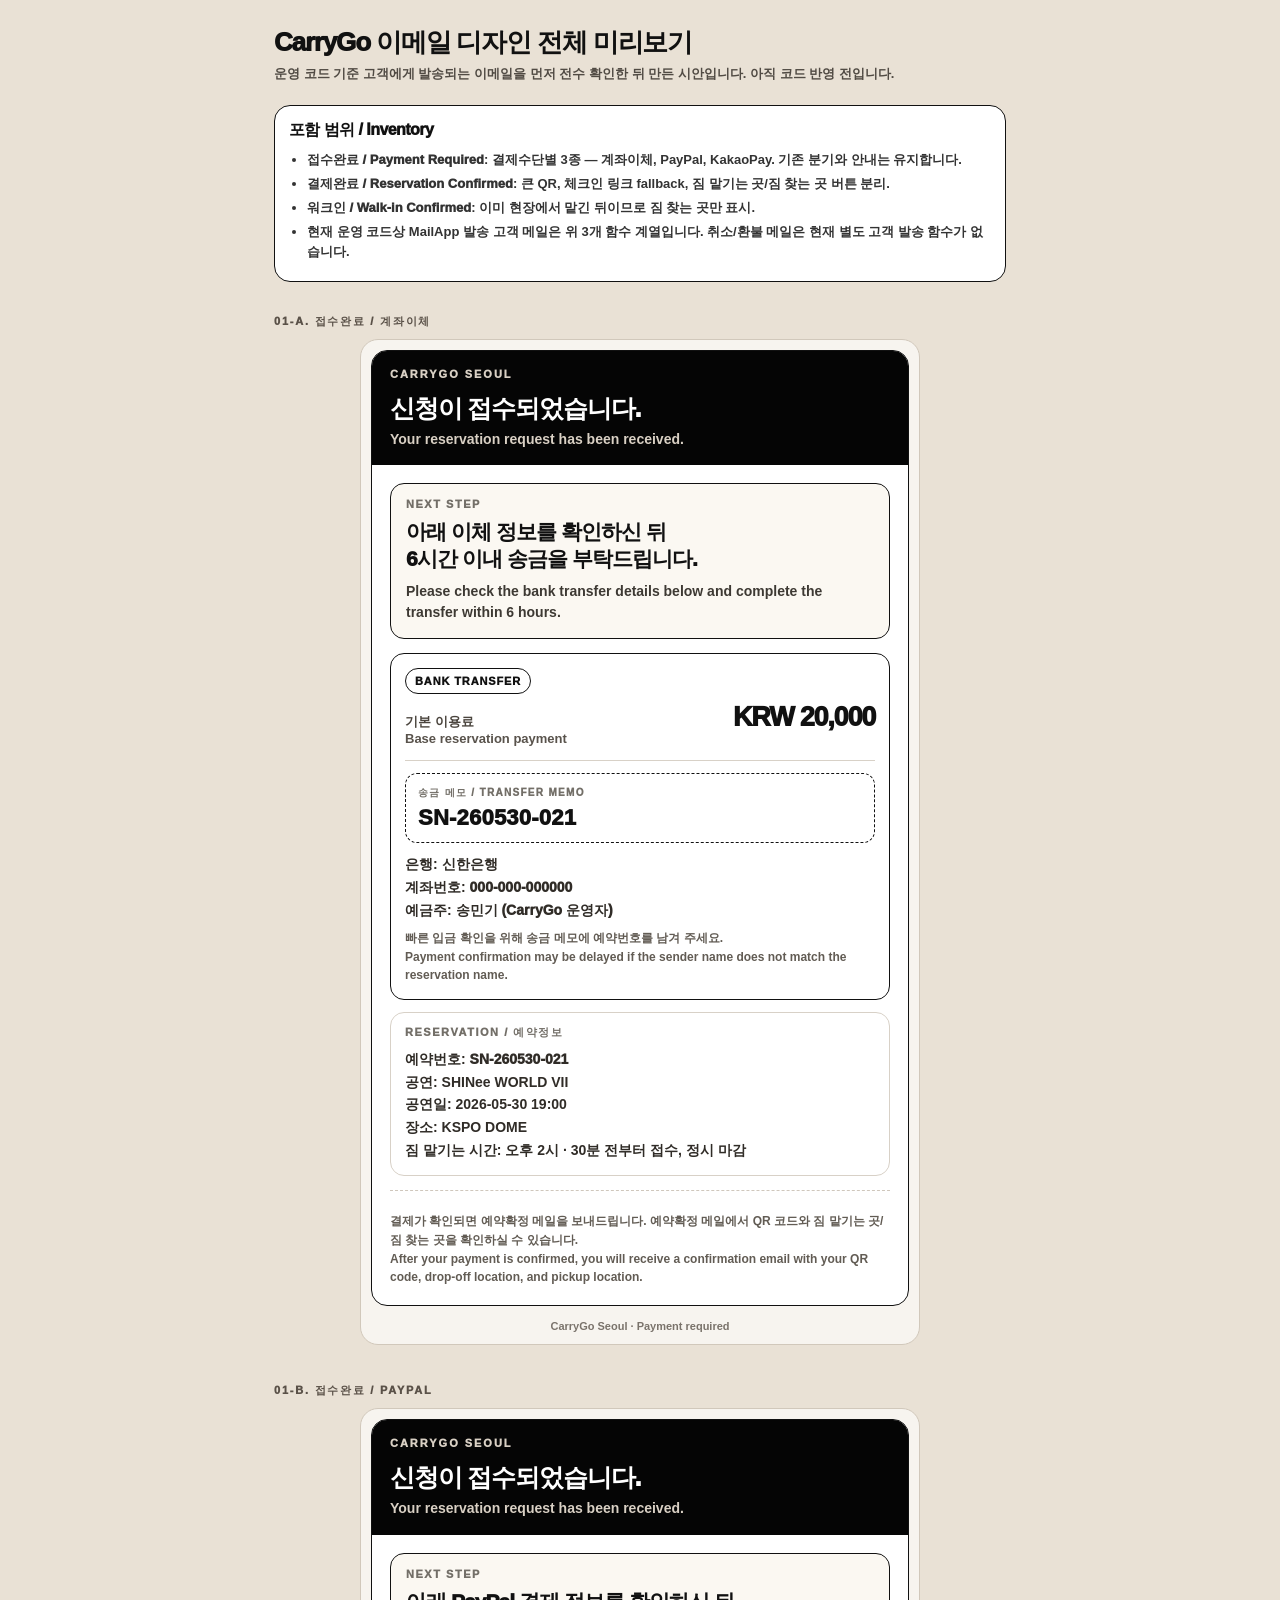
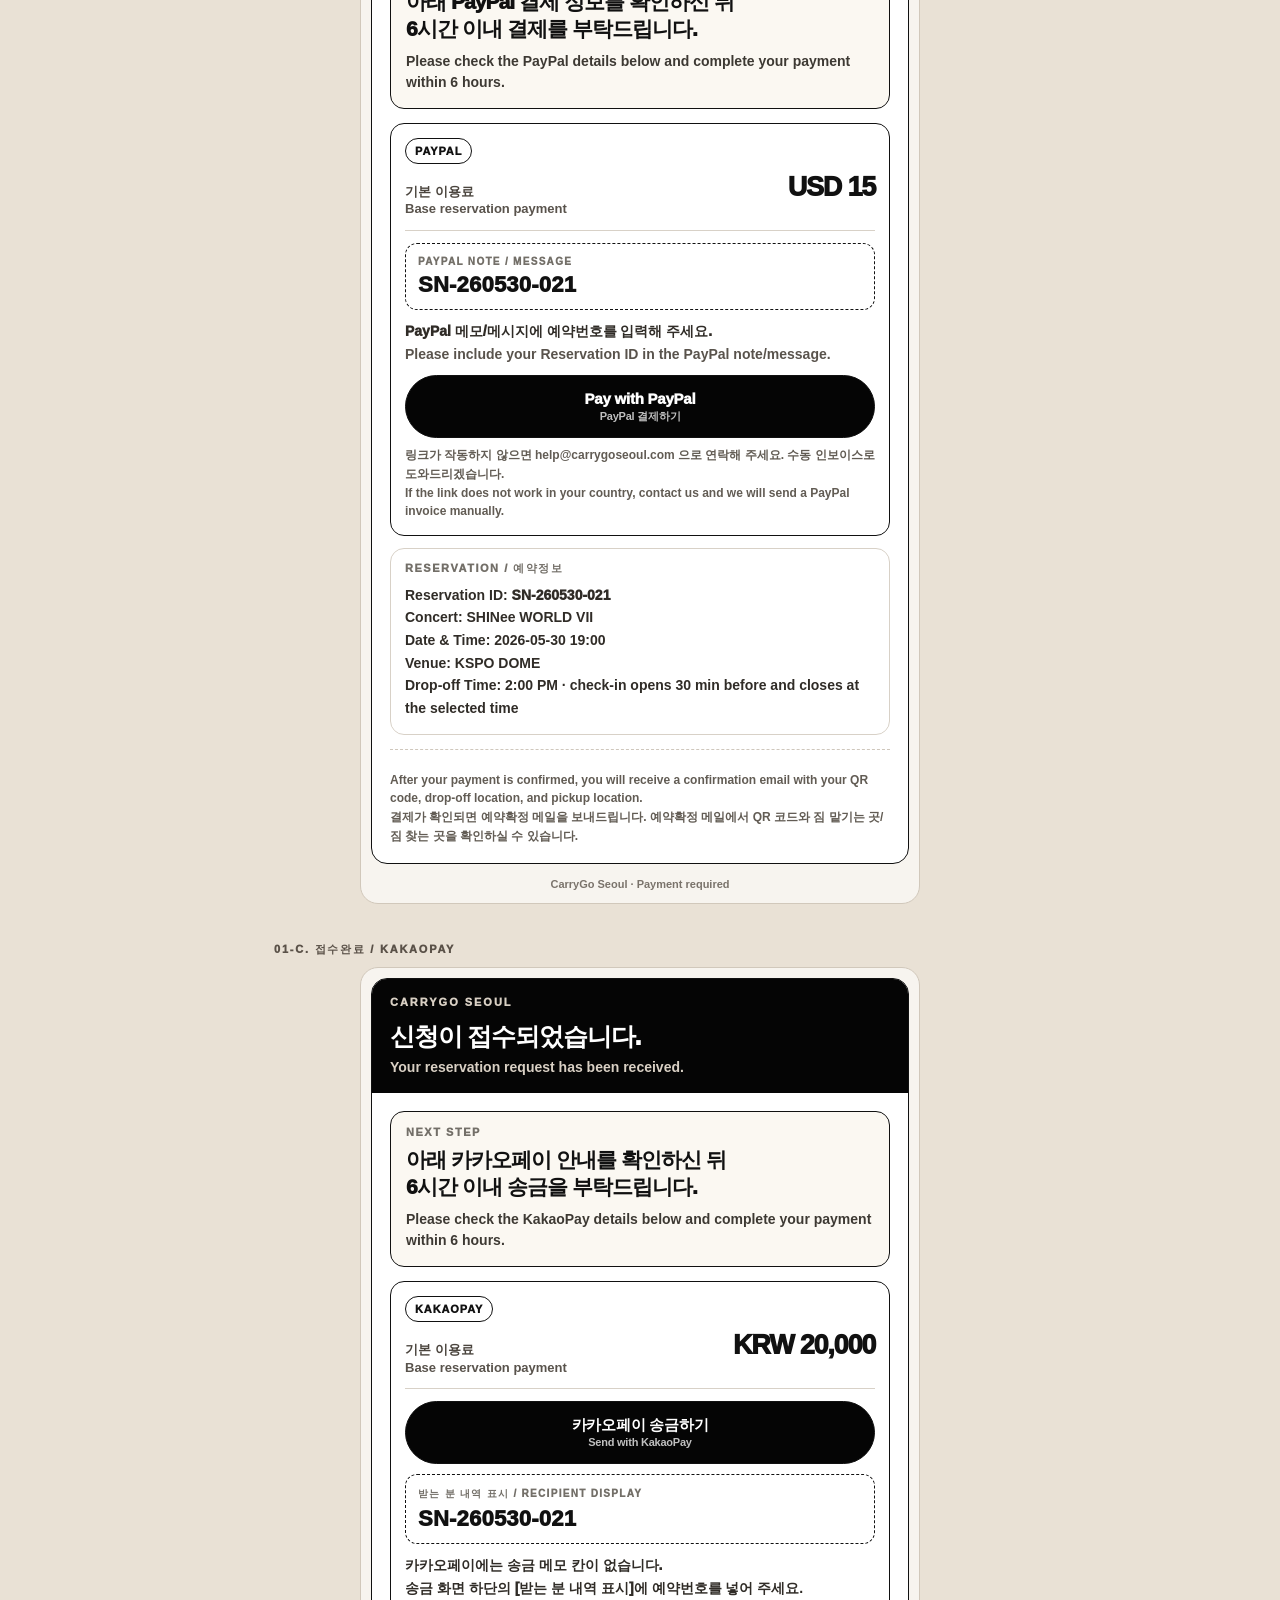
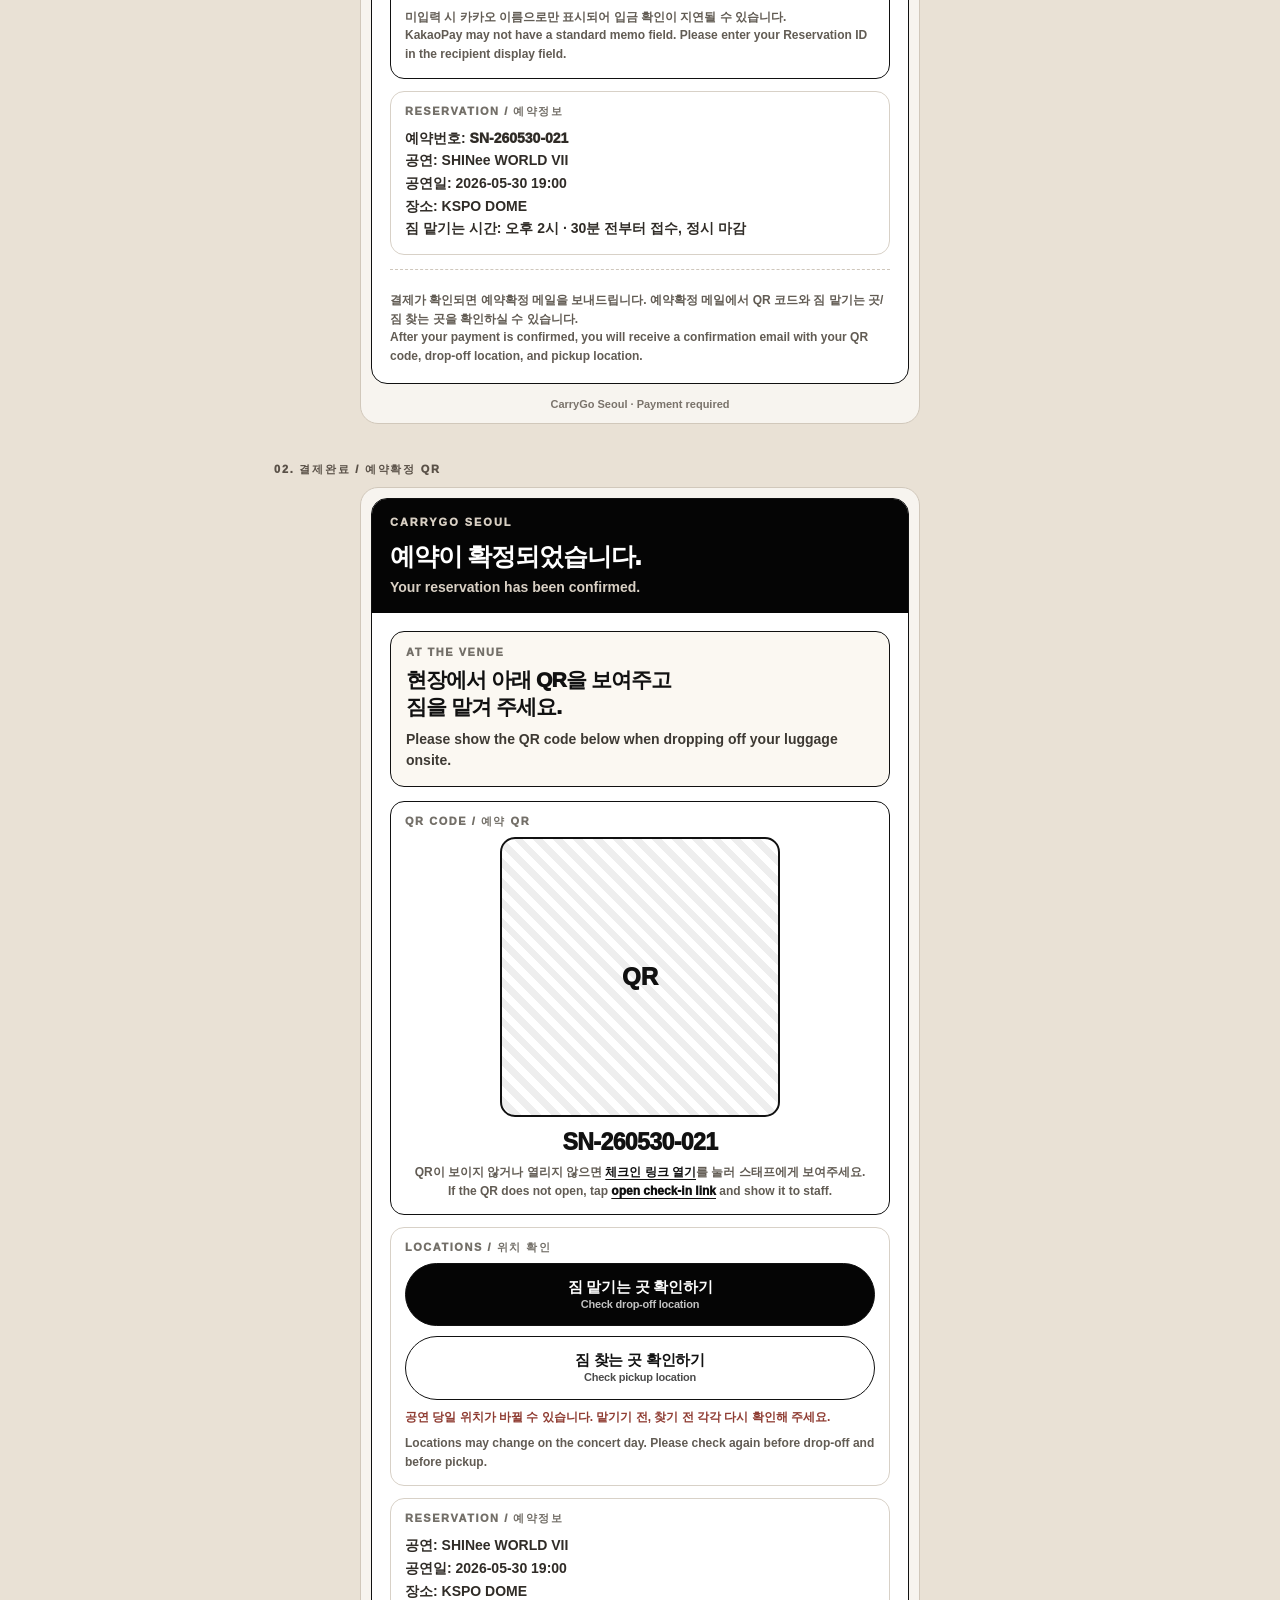
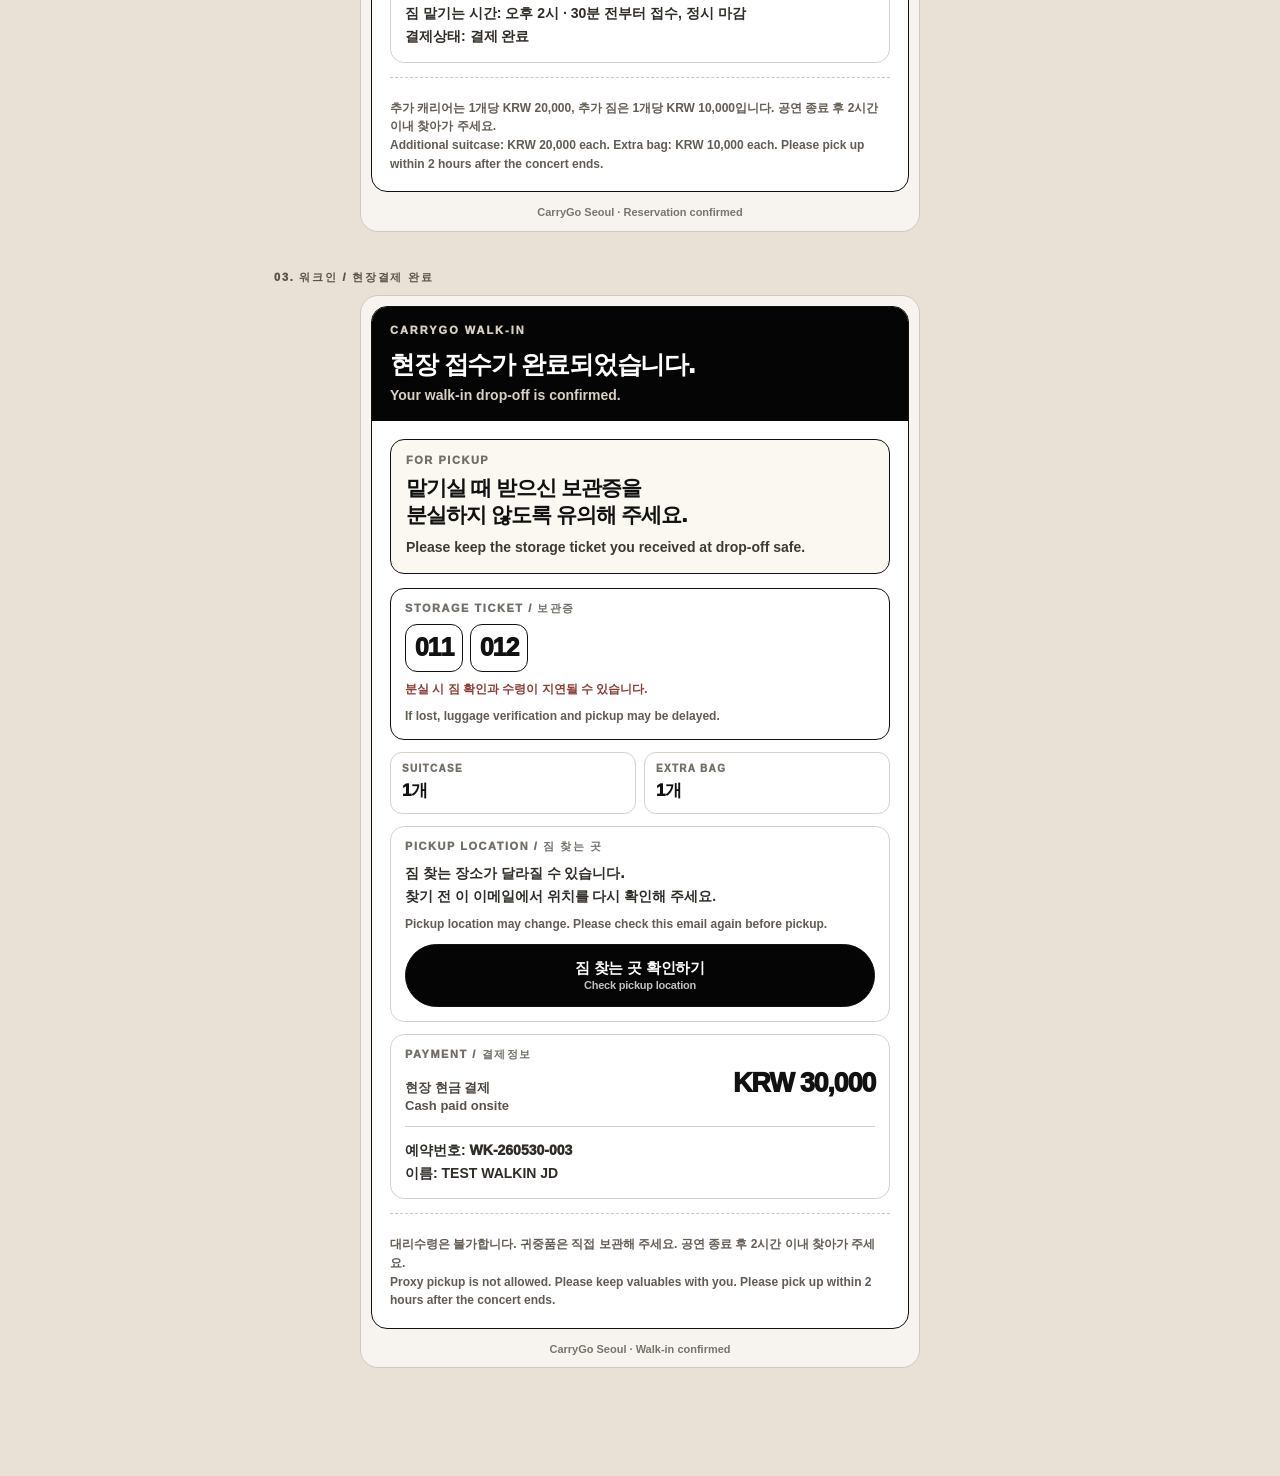
<file: preview/email_design_system_all_cases_preview.html>
<!doctype html>
<html lang="ko">
<head>
<meta charset="utf-8">
<meta name="viewport" content="width=device-width, initial-scale=1">
<title>CarryGo Email Design System - All Customer Emails Preview</title>
<style>
:root{--black:#050505;--ink:#111;--charcoal:#262626;--paper:#fff;--warm:#f7f4ef;--bg:#e9e1d5;--line:#d8d1c7;--muted:#736f68;--soft:#fbf8f2;--danger:#8f3c32}*{box-sizing:border-box}body{margin:0;background:var(--bg);font-family:Inter,Pretendard,'Apple SD Gothic Neo','Noto Sans KR',Arial,sans-serif;color:var(--ink);-webkit-font-smoothing:antialiased}.page{max-width:760px;margin:0 auto;padding:28px 14px 70px}.preview-title{margin:0 0 8px;font-size:26px;line-height:1.08;letter-spacing:-.045em;font-weight:950}.preview-note{margin:0 0 20px;font-size:13px;line-height:1.6;color:#514b44;font-weight:780}.scope{background:#fff;border:1.6px solid var(--ink);border-radius:16px;padding:14px;margin:0 0 26px}.scope h2{margin:0 0 9px;font-size:16px;font-weight:950;letter-spacing:-.035em}.scope ul{margin:0;padding-left:18px}.scope li{font-size:13px;line-height:1.55;font-weight:760;color:#333;margin:4px 0}.scope strong{font-weight:950}.mail-label{margin:32px 0 10px;font-size:11px;font-weight:950;letter-spacing:.16em;text-transform:uppercase;color:#5a5148}.email{max-width:560px;margin:0 auto 38px;background:var(--warm);border:1px solid #d1c8bb;border-radius:18px;padding:10px}.card{background:#fff;border:1.8px solid var(--ink);border-radius:16px;overflow:hidden}.head{background:var(--black);color:#fff;padding:18px 18px 16px}.brand{font-size:11px;line-height:1;font-weight:950;letter-spacing:.18em;text-transform:uppercase;color:#d9d0c4;margin-bottom:14px}.title{font-size:25px;line-height:1.16;font-weight:950;letter-spacing:-.045em;margin:0}.title-en{font-size:14px;line-height:1.4;color:#d9d0c4;font-weight:800;margin:7px 0 0}.body{padding:18px}.next{border:1.8px solid var(--ink);border-radius:14px;background:var(--soft);padding:15px;margin-bottom:14px}.next-label{font-size:11px;line-height:1;font-weight:950;letter-spacing:.14em;text-transform:uppercase;color:var(--muted);margin-bottom:9px}.next-main{font-size:21px;line-height:1.28;font-weight:950;letter-spacing:-.045em;margin:0}.next-en{font-size:14px;line-height:1.5;color:#3d3933;font-weight:760;margin:8px 0 0}.section{border:1px solid var(--line);border-radius:14px;background:#fff;padding:14px;margin:12px 0}.section.strong{border:1.7px solid var(--ink);background:#fff}.section-title{font-size:11px;line-height:1;font-weight:950;letter-spacing:.14em;text-transform:uppercase;color:var(--muted);margin-bottom:10px}.amount-row{display:flex;align-items:baseline;justify-content:space-between;gap:12px;border-bottom:1px solid var(--line);padding-bottom:12px;margin-bottom:12px}.amount-label{font-size:13px;line-height:1.35;color:#4b453e;font-weight:850}.amount{font-size:27px;line-height:1;font-weight:950;letter-spacing:-.045em;white-space:nowrap}.copybox{border:1.5px dashed var(--ink);border-radius:12px;background:#fff;padding:12px;margin:10px 0}.copybox .label{font-size:10px;font-weight:950;letter-spacing:.13em;text-transform:uppercase;color:var(--muted);margin-bottom:6px}.copybox .value{font-size:22px;line-height:1.1;font-weight:950;letter-spacing:.01em}.text{font-size:14px;line-height:1.62;color:#302c27;font-weight:760;margin:0}.text strong{font-weight:950}.en{color:#59534c;font-weight:720}.button{display:block;width:100%;border-radius:999px;border:1.7px solid var(--ink);background:var(--black);color:#fff!important;text-align:center;text-decoration:none;padding:14px 12px;font-size:15px;line-height:1.2;font-weight:950;letter-spacing:-.015em;margin-top:10px}.button.secondary{background:#fff;color:#111!important}.button .sub{display:block;font-size:11px;font-weight:850;color:inherit;opacity:.75;margin-top:2px}.linkline{font-size:13px;line-height:1.55;color:#111;font-weight:850}.linkline a{color:#111;text-decoration:underline;text-underline-offset:3px;font-weight:950}.split{display:grid;grid-template-columns:1fr 1fr;gap:8px}.kv{border:1px solid var(--line);border-radius:12px;background:#fff;padding:11px}.kv b{display:block;font-size:10px;line-height:1;font-weight:950;letter-spacing:.13em;text-transform:uppercase;color:var(--muted);margin-bottom:7px}.kv span{display:block;font-size:17px;line-height:1.22;font-weight:950;letter-spacing:-.025em}.qrbox{text-align:center}.qr{width:280px;height:280px;max-width:94%;margin:0 auto 13px;border:2px solid var(--ink);border-radius:15px;background:repeating-linear-gradient(45deg,#fff,#fff 7px,#eee 7px,#eee 14px);display:grid;place-items:center;font-size:24px;font-weight:950}.rid{font-size:23px;line-height:1.08;font-weight:950;letter-spacing:-.025em;text-align:center}.small{font-size:12px;line-height:1.55;color:#625c54;font-weight:740;margin:8px 0 0}.tag-list{display:flex;flex-wrap:wrap;gap:7px}.tag{min-width:58px;height:48px;border:1.7px solid var(--ink);border-radius:12px;background:#fff;display:grid;place-items:center;font-size:25px;line-height:1;font-weight:950;letter-spacing:-.04em}.notice{border-top:1px dashed #cfc7bc;margin-top:14px;padding-top:13px}.footer{text-align:center;font-size:11px;line-height:1.5;color:#7a736b;font-weight:750;margin-top:12px}.danger{color:var(--danger);font-weight:900}.method-pill{display:inline-flex;border:1.4px solid #111;border-radius:999px;padding:6px 9px;font-size:11px;font-weight:950;letter-spacing:.08em;text-transform:uppercase;margin-bottom:10px;background:#fff}@media(max-width:420px){.amount-row{display:block}.amount{margin-top:8px}.split{grid-template-columns:1fr}.qr{width:250px;height:250px}}
</style>
</head>
<body>
<div class="page">
  <h1 class="preview-title">CarryGo 이메일 디자인 전체 미리보기</h1>
  <p class="preview-note">운영 코드 기준 고객에게 발송되는 이메일을 먼저 전수 확인한 뒤 만든 시안입니다. 아직 코드 반영 전입니다.</p>
  <div class="scope">
    <h2>포함 범위 / Inventory</h2>
    <ul>
      <li><strong>접수완료 / Payment Required</strong>: 결제수단별 3종 — 계좌이체, PayPal, KakaoPay. 기존 분기와 안내는 유지합니다.</li>
      <li><strong>결제완료 / Reservation Confirmed</strong>: 큰 QR, 체크인 링크 fallback, 짐 맡기는 곳/짐 찾는 곳 버튼 분리.</li>
      <li><strong>워크인 / Walk-in Confirmed</strong>: 이미 현장에서 맡긴 뒤이므로 짐 찾는 곳만 표시.</li>
      <li>현재 운영 코드상 MailApp 발송 고객 메일은 위 3개 함수 계열입니다. 취소/환불 메일은 현재 별도 고객 발송 함수가 없습니다.</li>
    </ul>
  </div>

  <div class="mail-label">01-A. 접수완료 / 계좌이체</div>
  <div class="email"><div class="card"><div class="head"><div class="brand">CarryGo Seoul</div><h1 class="title">신청이 접수되었습니다.</h1><p class="title-en">Your reservation request has been received.</p></div><div class="body">
    <div class="next"><div class="next-label">Next step</div><p class="next-main">아래 이체 정보를 확인하신 뒤<br>6시간 이내 송금을 부탁드립니다.</p><p class="next-en">Please check the bank transfer details below and complete the transfer within 6 hours.</p></div>
    <div class="section strong"><span class="method-pill">Bank Transfer</span><div class="amount-row"><div class="amount-label">기본 이용료<br><span class="en">Base reservation payment</span></div><div class="amount">KRW 20,000</div></div><div class="copybox"><div class="label">송금 메모 / Transfer memo</div><div class="value">SN-260530-021</div></div><p class="text">은행: <strong>신한은행</strong><br>계좌번호: <strong>000-000-000000</strong><br>예금주: <strong>송민기 (CarryGo 운영자)</strong></p><p class="small">빠른 입금 확인을 위해 송금 메모에 예약번호를 남겨 주세요.<br>Payment confirmation may be delayed if the sender name does not match the reservation name.</p></div>
    <div class="section"><div class="section-title">Reservation / 예약정보</div><p class="text">예약번호: <strong>SN-260530-021</strong><br>공연: SHINee WORLD VII<br>공연일: 2026-05-30 19:00<br>장소: KSPO DOME<br>짐 맡기는 시간: 오후 2시 · 30분 전부터 접수, 정시 마감</p></div>
    <div class="notice"><p class="small">결제가 확인되면 예약확정 메일을 보내드립니다. 예약확정 메일에서 QR 코드와 짐 맡기는 곳/짐 찾는 곳을 확인하실 수 있습니다.<br>After your payment is confirmed, you will receive a confirmation email with your QR code, drop-off location, and pickup location.</p></div>
  </div></div><div class="footer">CarryGo Seoul · Payment required</div></div>

  <div class="mail-label">01-B. 접수완료 / PayPal</div>
  <div class="email"><div class="card"><div class="head"><div class="brand">CarryGo Seoul</div><h1 class="title">신청이 접수되었습니다.</h1><p class="title-en">Your reservation request has been received.</p></div><div class="body">
    <div class="next"><div class="next-label">Next step</div><p class="next-main">아래 PayPal 결제 정보를 확인하신 뒤<br>6시간 이내 결제를 부탁드립니다.</p><p class="next-en">Please check the PayPal details below and complete your payment within 6 hours.</p></div>
    <div class="section strong"><span class="method-pill">PayPal</span><div class="amount-row"><div class="amount-label">기본 이용료<br><span class="en">Base reservation payment</span></div><div class="amount">USD 15</div></div><div class="copybox"><div class="label">PayPal note / message</div><div class="value">SN-260530-021</div></div><p class="text"><strong>PayPal 메모/메시지에 예약번호를 입력해 주세요.</strong><br><span class="en">Please include your Reservation ID in the PayPal note/message.</span></p><a class="button" href="#">Pay with PayPal<span class="sub">PayPal 결제하기</span></a><p class="small">링크가 작동하지 않으면 help@carrygoseoul.com 으로 연락해 주세요. 수동 인보이스로 도와드리겠습니다.<br>If the link does not work in your country, contact us and we will send a PayPal invoice manually.</p></div>
    <div class="section"><div class="section-title">Reservation / 예약정보</div><p class="text">Reservation ID: <strong>SN-260530-021</strong><br>Concert: SHINee WORLD VII<br>Date & Time: 2026-05-30 19:00<br>Venue: KSPO DOME<br>Drop-off Time: 2:00 PM · check-in opens 30 min before and closes at the selected time</p></div>
    <div class="notice"><p class="small">After your payment is confirmed, you will receive a confirmation email with your QR code, drop-off location, and pickup location.<br>결제가 확인되면 예약확정 메일을 보내드립니다. 예약확정 메일에서 QR 코드와 짐 맡기는 곳/짐 찾는 곳을 확인하실 수 있습니다.</p></div>
  </div></div><div class="footer">CarryGo Seoul · Payment required</div></div>

  <div class="mail-label">01-C. 접수완료 / KakaoPay</div>
  <div class="email"><div class="card"><div class="head"><div class="brand">CarryGo Seoul</div><h1 class="title">신청이 접수되었습니다.</h1><p class="title-en">Your reservation request has been received.</p></div><div class="body">
    <div class="next"><div class="next-label">Next step</div><p class="next-main">아래 카카오페이 안내를 확인하신 뒤<br>6시간 이내 송금을 부탁드립니다.</p><p class="next-en">Please check the KakaoPay details below and complete your payment within 6 hours.</p></div>
    <div class="section strong"><span class="method-pill">KakaoPay</span><div class="amount-row"><div class="amount-label">기본 이용료<br><span class="en">Base reservation payment</span></div><div class="amount">KRW 20,000</div></div><a class="button" href="#">카카오페이 송금하기<span class="sub">Send with KakaoPay</span></a><div class="copybox"><div class="label">받는 분 내역 표시 / Recipient display</div><div class="value">SN-260530-021</div></div><p class="text"><strong>카카오페이에는 송금 메모 칸이 없습니다.</strong><br>송금 화면 하단의 <strong>[받는 분 내역 표시]</strong>에 예약번호를 넣어 주세요.</p><p class="small">미입력 시 카카오 이름으로만 표시되어 입금 확인이 지연될 수 있습니다.<br>KakaoPay may not have a standard memo field. Please enter your Reservation ID in the recipient display field.</p></div>
    <div class="section"><div class="section-title">Reservation / 예약정보</div><p class="text">예약번호: <strong>SN-260530-021</strong><br>공연: SHINee WORLD VII<br>공연일: 2026-05-30 19:00<br>장소: KSPO DOME<br>짐 맡기는 시간: 오후 2시 · 30분 전부터 접수, 정시 마감</p></div>
    <div class="notice"><p class="small">결제가 확인되면 예약확정 메일을 보내드립니다. 예약확정 메일에서 QR 코드와 짐 맡기는 곳/짐 찾는 곳을 확인하실 수 있습니다.<br>After your payment is confirmed, you will receive a confirmation email with your QR code, drop-off location, and pickup location.</p></div>
  </div></div><div class="footer">CarryGo Seoul · Payment required</div></div>

  <div class="mail-label">02. 결제완료 / 예약확정 QR</div>
  <div class="email"><div class="card"><div class="head"><div class="brand">CarryGo Seoul</div><h1 class="title">예약이 확정되었습니다.</h1><p class="title-en">Your reservation has been confirmed.</p></div><div class="body">
    <div class="next"><div class="next-label">At the venue</div><p class="next-main">현장에서 아래 QR을 보여주고<br>짐을 맡겨 주세요.</p><p class="next-en">Please show the QR code below when dropping off your luggage onsite.</p></div>
    <div class="section strong"><div class="section-title">QR code / 예약 QR</div><div class="qrbox"><div class="qr">QR</div><div class="rid">SN-260530-021</div><p class="small">QR이 보이지 않거나 열리지 않으면 <a href="#" style="color:#111;text-decoration:underline;text-underline-offset:3px;font-weight:950;">체크인 링크 열기</a>를 눌러 스태프에게 보여주세요.<br>If the QR does not open, tap <a href="#" style="color:#111;text-decoration:underline;text-underline-offset:3px;font-weight:950;">open check-in link</a> and show it to staff.</p></div></div>
    <div class="section"><div class="section-title">Locations / 위치 확인</div><a class="button" href="#">짐 맡기는 곳 확인하기<span class="sub">Check drop-off location</span></a><a class="button secondary" href="#">짐 찾는 곳 확인하기<span class="sub">Check pickup location</span></a><p class="small danger">공연 당일 위치가 바뀔 수 있습니다. 맡기기 전, 찾기 전 각각 다시 확인해 주세요.</p><p class="small">Locations may change on the concert day. Please check again before drop-off and before pickup.</p></div>
    <div class="section"><div class="section-title">Reservation / 예약정보</div><p class="text">공연: SHINee WORLD VII<br>공연일: 2026-05-30 19:00<br>장소: KSPO DOME<br>짐 맡기는 시간: 오후 2시 · 30분 전부터 접수, 정시 마감<br>결제상태: 결제 완료</p></div>
    <div class="notice"><p class="small">추가 캐리어는 1개당 KRW 20,000, 추가 짐은 1개당 KRW 10,000입니다. 공연 종료 후 2시간 이내 찾아가 주세요.<br>Additional suitcase: KRW 20,000 each. Extra bag: KRW 10,000 each. Please pick up within 2 hours after the concert ends.</p></div>
  </div></div><div class="footer">CarryGo Seoul · Reservation confirmed</div></div>

  <div class="mail-label">03. 워크인 / 현장결제 완료</div>
  <div class="email"><div class="card"><div class="head"><div class="brand">CarryGo Walk-in</div><h1 class="title">현장 접수가 완료되었습니다.</h1><p class="title-en">Your walk-in drop-off is confirmed.</p></div><div class="body">
    <div class="next"><div class="next-label">For pickup</div><p class="next-main">맡기실 때 받으신 보관증을<br>분실하지 않도록 유의해 주세요.</p><p class="next-en">Please keep the storage ticket you received at drop-off safe.</p></div>
    <div class="section strong"><div class="section-title">Storage ticket / 보관증</div><div class="tag-list"><div class="tag">011</div><div class="tag">012</div></div><p class="small danger">분실 시 짐 확인과 수령이 지연될 수 있습니다.</p><p class="small">If lost, luggage verification and pickup may be delayed.</p></div>
    <div class="split"><div class="kv"><b>Suitcase</b><span>1개</span></div><div class="kv"><b>Extra bag</b><span>1개</span></div></div>
    <div class="section"><div class="section-title">Pickup location / 짐 찾는 곳</div><p class="text"><strong>짐 찾는 장소가 달라질 수 있습니다.</strong><br>찾기 전 이 이메일에서 위치를 다시 확인해 주세요.</p><p class="small">Pickup location may change. Please check this email again before pickup.</p><a class="button" href="#">짐 찾는 곳 확인하기<span class="sub">Check pickup location</span></a></div>
    <div class="section"><div class="section-title">Payment / 결제정보</div><div class="amount-row"><div class="amount-label">현장 현금 결제<br><span class="en">Cash paid onsite</span></div><div class="amount">KRW 30,000</div></div><p class="text">예약번호: <strong>WK-260530-003</strong><br>이름: TEST WALKIN JD</p></div>
    <div class="notice"><p class="small">대리수령은 불가합니다. 귀중품은 직접 보관해 주세요. 공연 종료 후 2시간 이내 찾아가 주세요.<br>Proxy pickup is not allowed. Please keep valuables with you. Please pick up within 2 hours after the concert ends.</p></div>
  </div></div><div class="footer">CarryGo Seoul · Walk-in confirmed</div></div>

</div>
</body>
</html>
</file>
<file: css/tokens.css>
:root {
  --cg-black: #050505;
  --cg-ink: #111111;
  --cg-charcoal: #262626;
  --cg-paper: #ffffff;
  --cg-warm-paper: #f7f4ef;
  --cg-line: #d8d1c7;
  --cg-muted: #736f68;
  --cg-muted-red: #8f3c32;
  --cg-soft-black: #171717;

  --space-1: 4px;
  --space-2: 8px;
  --space-3: 12px;
  --space-4: 16px;
  --space-5: 20px;
  --space-6: 24px;
  --space-7: 32px;
  --space-8: 40px;

  --radius-s: 8px;
  --radius-m: 12px;
  --radius-l: 18px;
  --radius-xl: 24px;

  --font-sans: Inter, Pretendard, "Apple SD Gothic Neo", "Noto Sans KR", Arial, sans-serif;
  --letter-wide: .18em;
  --letter-mid: .10em;

  --shadow-none: none;
}
</file>
